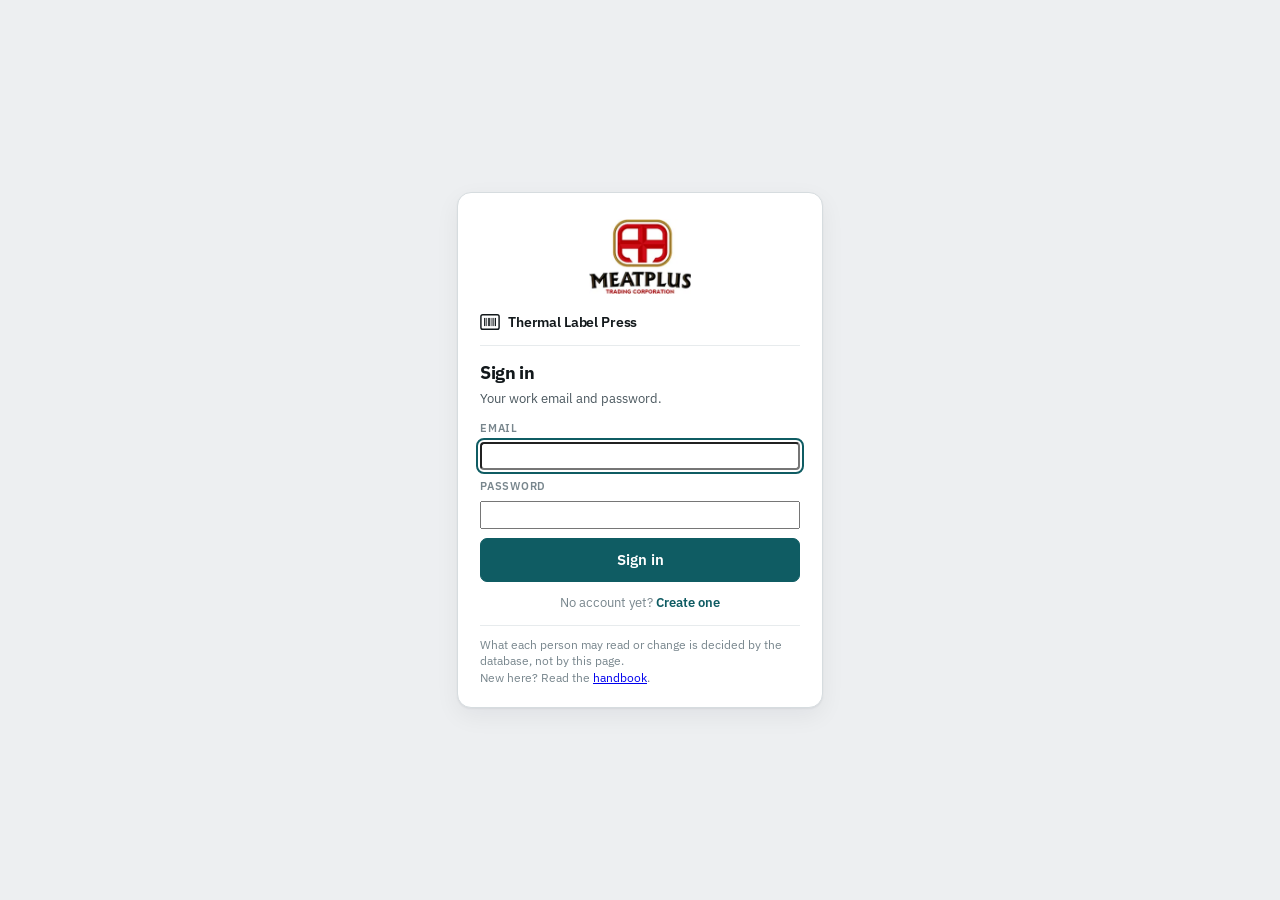
<file: index.html>
<!doctype html>
<html lang="en">
<head>
<meta charset="utf-8">
<meta name="viewport" content="width=device-width, initial-scale=1">
<title>Thermal Label Press</title>
<meta name="description" content="Customer-based barcode label generator — Code 128, GS1-128, EAN, UPC, ITF-14 and QR — for Zebra and Godex thermal printers.">
<meta name="theme-color" content="#0F5C63">
<link rel="preconnect" href="https://fonts.googleapis.com">
<link rel="preconnect" href="https://fonts.gstatic.com" crossorigin>
<link rel="stylesheet" href="https://fonts.googleapis.com/css2?family=Courier+Prime:wght@700&family=IBM+Plex+Mono:wght@400;500;600;700&family=IBM+Plex+Sans:wght@400;500;600;700&display=swap">
<link rel="stylesheet" href="styles.css">
<link rel="icon" href="data:image/svg+xml,%3Csvg xmlns='http://www.w3.org/2000/svg' viewBox='0 0 22 22'%3E%3Crect width='22' height='22' rx='4' fill='%230F5C63'/%3E%3Cg fill='white'%3E%3Crect x='4.5' y='5' width='1.6' height='12'/%3E%3Crect x='7.2' y='5' width='0.9' height='12'/%3E%3Crect x='9.2' y='5' width='2' height='12'/%3E%3Crect x='12.2' y='5' width='0.9' height='12'/%3E%3Crect x='14.2' y='5' width='1.3' height='12'/%3E%3Crect x='16.6' y='5' width='1.6' height='12'/%3E%3C/g%3E%3C/svg%3E">
</head>
<body class="locked">
<header class="bar">
  <div class="brand">
    <svg width="22" height="22" viewBox="0 0 22 22" aria-hidden="true">
      <rect x="1" y="3" width="20" height="16" rx="2" fill="none" stroke="currentColor" stroke-width="1.6"/>
      <g fill="currentColor">
        <rect x="4.5" y="6.5" width="1.4" height="9"/><rect x="7" y="6.5" width="0.8" height="9"/>
        <rect x="9" y="6.5" width="1.8" height="9"/><rect x="11.8" y="6.5" width="0.8" height="9"/>
        <rect x="13.8" y="6.5" width="1.2" height="9"/><rect x="16.2" y="6.5" width="1.4" height="9"/>
      </g>
    </svg>
    <span>Thermal Label Press</span>
    <span class="sub">Code 128 · GS1 · QR</span>
  </div>
  <nav class="tabs" role="tablist">
    <button role="tab" aria-selected="true" data-tab="print">Print</button>
    <button role="tab" aria-selected="false" data-tab="products">Products <span class="badge" id="pend-prod" hidden></span></button>
    <button role="tab" aria-selected="false" data-tab="customers">Customers <span class="badge" id="pend-cust" hidden></span></button>
    <button role="tab" aria-selected="false" data-tab="log">Print log</button>
    <button role="tab" aria-selected="false" data-tab="trail" data-admin="1">Activity</button>
    <button role="tab" aria-selected="false" data-tab="setup" data-admin="1">Label setup</button>
    <button role="tab" aria-selected="false" data-tab="users" data-admin="1">Users</button>
  </nav>
  <div class="who" id="who">
    <span class="whoName" id="who-name"></span>
    <span class="chip" id="who-role"></span>
    <a class="btn ghost tiny" href="handbook.html" target="_blank" rel="noopener"
       title="How to use this system — opens in a new tab">Handbook</a>
    <button class="btn ghost tiny" id="b-refresh" title="Reload from the database">Refresh</button>
    <button class="btn ghost tiny" id="b-pw" title="Change your own password">Password</button>
    <button class="btn ghost tiny" id="b-lock" title="Lock the station">Lock</button>
    <button class="btn ghost tiny" id="b-signout">Sign out</button>
  </div>
</header>

<!-- ============ SIGN IN ============ -->
<div id="gate" hidden>
  <div class="gateCard">
    <div class="gateLogo"><img src="meatplus.webp" alt="Meatplus Trading Corporation" width="220" height="162"></div>
    <div class="gateBrand">
      <svg width="26" height="26" viewBox="0 0 22 22" aria-hidden="true">
        <rect x="1" y="3" width="20" height="16" rx="2" fill="none" stroke="currentColor" stroke-width="1.6"/>
        <g fill="currentColor">
          <rect x="4.5" y="6.5" width="1.4" height="9"/><rect x="7" y="6.5" width="0.8" height="9"/>
          <rect x="9" y="6.5" width="1.8" height="9"/><rect x="11.8" y="6.5" width="0.8" height="9"/>
          <rect x="13.8" y="6.5" width="1.2" height="9"/><rect x="16.2" y="6.5" width="1.4" height="9"/>
        </g>
      </svg>
      <span>Thermal Label Press</span>
    </div>

    <form id="login-panel" hidden autocomplete="on">
      <h1>Sign in</h1>
      <p class="gateNote">Your work email and password.</p>
      <div class="field"><label for="li-email">Email</label><input type="email" id="li-email" autocomplete="username" required></div>
      <div class="field"><label for="li-pass">Password</label><input type="password" id="li-pass" autocomplete="current-password" required></div>
      <div class="gateMsg" id="li-msg"></div>
      <button class="btn primary wide" type="submit">Sign in</button>
      <p class="gateSwap">No account yet? <a href="#" data-gate="signup">Create one</a></p>
    </form>

    <form id="signup-panel" hidden autocomplete="on">
      <h1>Create your account</h1>
      <p class="gateNote">Your name goes on every label run you print.</p>
      <div class="field"><label for="su-name">Your name</label><input type="text" id="su-name" autocomplete="name" required></div>
      <div class="field"><label for="su-email">Work email</label><input type="email" id="su-email" autocomplete="username" required></div>
      <div class="field"><label for="su-pass">Password</label><input type="password" id="su-pass" autocomplete="new-password" required></div>
      <div class="field"><label for="su-pass2">Repeat it</label><input type="password" id="su-pass2" autocomplete="new-password" required></div>
      <div class="gateMsg" id="su-msg"></div>
      <button class="btn primary wide" type="submit">Create account</button>
      <p class="gateSwap">Already have one? <a href="#" data-gate="login">Sign in</a></p>
    </form>

    <div id="pending-panel" hidden>
      <h1>Waiting for approval</h1>
      <p class="gateNote">You are signed in as <b id="pending-who"></b>, but no role has been set yet.
        Ask an administrator to give you one on the Users tab.</p>
      <button class="btn wide" id="b-pending-out">Sign out</button>
    </div>

    <p class="gateFoot">What each person may read or change is decided by the database, not by this page.<br>
      New here? Read the <a href="handbook.html" target="_blank" rel="noopener">handbook</a>.</p>
  </div>
</div>

<!-- ============ CHANGE YOUR OWN PASSWORD ============
     Everyone has this, whatever their role: a password nobody but its owner can
     change is a password that gets written on the wall beside the printer. An
     administrator resetting someone else's is a separate thing, on the Users tab. -->
<div id="pwWrap" hidden>
  <form class="modalCard" id="pw-panel" autocomplete="on">
    <h1>Change your password</h1>
    <p class="gateNote">Signed in as <b id="pw-who"></b>. This changes your own password and nobody else's.</p>
    <div class="field"><label for="pw-old">Current password</label>
      <input type="password" id="pw-old" autocomplete="current-password" required></div>
    <div class="field"><label for="pw-new">New password</label>
      <input type="password" id="pw-new" autocomplete="new-password" required></div>
    <div class="field"><label for="pw-new2">Repeat it</label>
      <input type="password" id="pw-new2" autocomplete="new-password" required></div>
    <div class="gateMsg" id="pw-msg"></div>
    <div class="modalActs">
      <button class="btn primary" type="submit" id="b-pw-save">Change it</button>
      <button class="btn ghost" type="button" id="b-pw-cancel">Cancel</button>
    </div>
    <p class="gateFoot">Forgotten it instead? An administrator can set a new one for you on the
      Users tab — they cannot see the old one either.</p>
  </form>
</div>

<main class="wrap">

<!-- ============ PRINT ============ -->
<section class="panel on" id="p-print">
<div class="split">

  <div>
    <div class="card">
      <h2>Label content</h2>
      <div class="body">
        <div class="grid2">
          <div class="field span2">
            <label for="f-cust">Customer</label>
            <div class="custRow"><select id="f-cust"></select><span id="f-cust-mark"></span></div>
            <span class="hint">Every product belongs to a customer. Choosing one narrows the product list and is recorded in the print log — customer details never appear on the label.</span>
          </div>
          <div class="field span2">
            <label for="f-pick">Product</label>
            <select id="f-pick"></select>
            <span class="hint">Each entry shows the name, pack size and barcode number. Choosing one fills all three. Choose “Custom entry” to type a one-off label.</span>
          </div>
          <div class="field span2">
            <label for="f-name">Product name</label>
            <input type="text" id="f-name" placeholder="AllJoy Chicken Liver">
          </div>
          <div class="field">
            <label for="f-size">Pack size</label>
            <input type="text" id="f-size" placeholder="250g">
          </div>
          <div class="field">
            <label for="f-code">Barcode number</label>
            <input type="text" id="f-code" class="mono" placeholder="39012472" inputmode="numeric">
          </div>
          <!-- The code type is part of a customer's label stock, not of the run,
               so it is set once on the Label setup tab rather than offered here
               where it looks like a per-label choice. -->
          <div class="field" id="fld-batch">
            <label for="f-batch">Batch or lot <span class="opt">optional</span></label>
            <input type="text" id="f-batch" class="mono" placeholder="L2608A" maxlength="20">
            <span class="hint">Goes into the barcode as (10) alongside the dates, so a scan captures it. Not printed as text.</span>
          </div>
          <div class="field">
            <label for="f-pd">Production date</label>
            <input type="date" id="f-pd">
            <div class="row"><button class="btn tiny" data-pd="today">Today</button></div>
          </div>
          <div class="field">
            <label for="f-ed">Expiry date</label>
            <input type="date" id="f-ed">
            <div class="row">
              <button class="btn tiny" data-shelf="3">+3 mo</button>
              <button class="btn tiny" data-shelf="6">+6 mo</button>
              <button class="btn tiny" data-shelf="12">+1 yr</button>
              <button class="btn tiny" data-shelf="24">+2 yr</button>
            </div>
          </div>
          <div class="field">
            <label for="f-copies">Copies</label>
            <input type="number" id="f-copies" value="1" min="1" max="500" class="mono">
          </div>
          <div class="field">
            <span class="lbl">Catalog</span>
            <button class="btn" id="b-save">Save to products</button>
          </div>
        </div>
      </div>
    </div>

    <div class="card">
      <h2>Print queue <span class="count" id="q-count">0 labels</span></h2>
      <div id="q-list"><div class="empty">Nothing queued. Add labels here to print several products in one run.</div></div>
      <div class="body row" style="border-top:1px solid var(--line-2)">
        <button class="btn primary" id="b-printq">Print queue</button>
        <button class="btn" id="b-addq">Add current label</button>
        <button class="btn ghost danger" id="b-clearq">Clear</button>
      </div>
    </div>

    <div class="card">
      <h2>Printer command · ZPL</h2>
      <div class="body">
        <pre class="zpl" id="zpl"></pre>
        <div class="row" style="margin-top:12px">
          <button class="btn" id="b-copyzpl">Copy ZPL</button>
          <button class="btn" id="b-dlzpl">Download .zpl</button>
          <span class="hint">Send straight to a Zebra printer (or a Godex model running ZPL emulation) — no driver, no browser margins.
            The file is ready to send with Zebra Setup Utilities, <span class="mono">copy /b</span> to a shared printer, or port 9100.</span>
        </div>
      </div>
    </div>
  </div>

  <div class="previewWrap">
    <div class="card">
      <h2>Preview <span class="count" id="pv-scale"></span></h2>
      <div class="stage" id="stage"><div class="stageInner" id="stageInner"></div></div>
      <div class="specs" id="specs"></div>
      <div id="carries"></div>
      <div id="flags"></div>
      <div class="body row" style="padding-top:4px">
        <button class="btn primary" id="b-print">Print label</button>
        <button class="btn" id="b-zoom">Zoom</button>
      </div>
    </div>
  </div>

</div>
</section>

<!-- ============ PRODUCTS ============ -->
<section class="panel" id="p-products">
  <div class="card">
    <h2 id="prod-title">Add a product</h2>
    <div class="body">
      <div class="grid3">
        <div class="field"><label for="n-name">Product name</label><input type="text" id="n-name" placeholder="AllJoy Beef Tapa"></div>
        <div class="field"><label for="n-size">Pack size</label><input type="text" id="n-size" placeholder="500g"></div>
        <div class="field"><label for="n-code">Barcode number</label><input type="text" id="n-code" class="mono" placeholder="39012473"></div>
        <div class="field" style="grid-column:span 2"><label for="n-cust">Customer</label><select id="n-cust"></select></div>
      </div>
      <div class="row" style="margin-top:14px">
        <button class="btn primary" id="b-add">Add product</button>
        <button class="btn ghost" id="b-pcancel" style="display:none">Cancel</button>
        <span class="hint" id="add-msg"></span>
        <span class="hint" data-op="1">New products are sent to an administrator for approval before they can be printed.</span>
      </div>
    </div>
  </div>

  <div class="card">
    <h2>Saved products <span class="count" id="cat-count"></span></h2>
    <div id="cat-warn"></div>
    <div class="tblWrap">
      <table>
        <thead><tr><th>Product</th><th>Size</th><th>Barcode</th><th>Customer</th><th></th></tr></thead>
        <tbody id="cat-body"></tbody>
      </table>
    </div>
    <div class="body row" style="border-top:1px solid var(--line-2)">
      <button class="btn" id="b-export">Export CSV</button>
      <button class="btn" id="b-import" data-admin="1">Import CSV</button>
      <input type="file" id="f-file" accept=".csv,text/csv" style="display:none">
      <span class="hint">Columns: name, size, code, customer. Import adds new codes and updates matching ones; either “customer” or “company” works as the column name. This is how you bring across the CSVs exported from the offline label station.</span>
    </div>
  </div>
</section>

<!-- ============ CUSTOMERS ============ -->
<section class="panel" id="p-customers">
  <div class="card">
    <h2 id="cus-title">Add a customer</h2>
    <div class="body">
      <div class="grid3">
        <div class="field"><label for="c-name">Customer name</label><input type="text" id="c-name" placeholder="AllJoy Foods"></div>
        <div class="field"><label for="c-code">Customer code</label><input type="text" id="c-code" class="mono" placeholder="ALLJOY"></div>
        <div class="field"><label for="c-contact">Contact person</label><input type="text" id="c-contact" placeholder="Ms. Rivera · 0917 000 0000"></div>
        <div class="field" style="grid-column:span 2"><label for="c-addr">Address</label><input type="text" id="c-addr" placeholder="Quezon City"></div>
        <div class="field"><label for="c-notes">Notes</label><input type="text" id="c-notes" placeholder="Deliveries Tue &amp; Fri"></div>
        <div class="field"><label>Logo</label>
          <div class="logoPick">
            <span class="logoBox" id="c-logo-box"><span class="logoNone">none</span></span>
            <button class="btn tiny" id="b-clogo" type="button">Choose…</button>
            <button class="btn tiny ghost danger" id="b-clogo-x" type="button" style="display:none">Remove</button>
            <input type="file" id="c-logo-file" accept="image/*" style="display:none">
          </div>
        </div>
        <div class="field"><label for="c-w">Label width (mm)</label><input type="number" id="c-w" class="mono" step="0.5" min="20" placeholder="house default"></div>
        <div class="field"><label for="c-h">Label height (mm)</label><input type="number" id="c-h" class="mono" step="0.5" min="15" placeholder="house default"></div>
        <div class="field" style="display:flex;justify-content:flex-end">
          <span class="hint">Leave the size blank to follow the house default. Setting it gives this customer its own stock, sized to fit automatically — fine-tune it any time on the Label setup tab.</span>
        </div>
      </div>
      <div class="row" style="margin-top:14px">
        <button class="btn primary" id="b-cadd">Add customer</button>
        <button class="btn ghost" id="b-ccancel" style="display:none">Cancel</button>
        <span class="hint" id="cus-msg"></span>
        <span class="hint" data-op="1">New customers are sent to an administrator for approval before they can be used.</span>
      </div>
    </div>
  </div>

  <div class="card">
    <h2>Customers <span class="count" id="cus-count"></span></h2>
    <div class="tblWrap">
      <table>
        <thead><tr><th>Customer</th><th>Code</th><th>Label stock</th><th>Contact</th><th>Address</th><th>Notes</th><th>Products</th><th></th></tr></thead>
        <tbody id="cus-body"></tbody>
      </table>
    </div>
    <div class="body row" style="border-top:1px solid var(--line-2)">
      <button class="btn" id="b-cexport">Export CSV</button>
      <button class="btn" id="b-cimport" data-admin="1">Import CSV</button>
      <input type="file" id="c-file" accept=".csv,text/csv" style="display:none">
      <span class="hint">Columns: name, code, contact, address, notes. Logos are not part of the CSV — set those here.</span>
    </div>
  </div>
</section>

<!-- ============ USERS ============ -->
<section class="panel" id="p-users">
  <div class="card">
    <h2 id="usr-title">Add a user</h2>
    <div class="body">
      <div class="grid3">
        <div class="field"><label for="u-name">Name</label><input type="text" id="u-name" autocomplete="off" placeholder="Rosa dela Cruz"></div>
        <div class="field"><label for="u-user">Username</label><input type="text" id="u-user" autocomplete="off" placeholder="rosa.delacruz@meatplus.ph"></div>
        <div class="field"><label for="u-role">Role</label>
          <select id="u-role">
            <option value="operator">Operator — print and view the log</option>
            <option value="admin">Administrator — everything</option>
          </select>
        </div>
        <div class="field"><label for="u-pin">PIN or password</label><input type="password" id="u-pin" autocomplete="new-password"></div>
        <div class="field"><label for="u-pin2">Repeat it</label><input type="password" id="u-pin2" autocomplete="new-password"></div>
      </div>
      <div class="row" style="margin-top:14px">
        <button class="btn primary" id="b-uadd">Add user</button>
        <button class="btn ghost" id="b-ucancel" style="display:none">Cancel</button>
        <span class="hint" id="usr-msg"></span>
      </div>
    </div>
  </div>

  <div class="card">
    <h2>Users <span class="count" id="usr-count"></span></h2>
    <div class="tblWrap">
      <table>
        <thead><tr><th>Name</th><th>Username</th><th>Role</th><th>Last signed in</th><th></th></tr></thead>
        <tbody id="usr-body"></tbody>
      </table>
    </div>
    <div class="body" style="border-top:1px solid var(--line-2)">
      <div class="flag ok"><span class="ic">▣</span><span>Accounts are real logins in your Supabase project and what each
        role may read or change is enforced by the database, not by this page — so the rules hold however the page is
        opened. Passwords are set through a server-side function that checks you are an administrator first; the key
        that can create a login is never sent to this browser.</span></div>
      <div class="flag warn" style="margin-top:10px"><span class="ic">△</span><span>This project's logins are shared with
        the other Meatplus apps. <b>Delete</b> here removes access to the label app only — it does not delete the
        person's login, so they keep working in those. If the username already has a login, adding it here gives that
        person label access instead of making a second account; leave the password blank to keep theirs as it is.</span></div>
      <div class="row" style="margin-top:14px">
        <button class="btn" id="b-uexport">Export users CSV</button>
        <span class="hint">Names, usernames and roles only — passwords are never exported.</span>
      </div>
    </div>
  </div>
</section>

<!-- ============ PRINT LOG ============ -->
<!-- ============ ACTIVITY ============ -->
<section class="panel" id="p-trail">
  <div class="card">
    <h2>Activity <span class="count" id="trail-count"></span></h2>
    <div class="body row" style="border-bottom:1px solid var(--line-2)">
      <input type="text" id="trail-q" placeholder="Search a name, an item, an action&hellip;" style="max-width:280px">
      <select id="trail-kind" style="max-width:190px">
        <option value="">Everything</option>
        <option value="session">Sign-ins</option>
        <option value="product">Products</option>
        <option value="customer">Customers</option>
        <option value="stock">Label setup</option>
        <option value="account">Accounts</option>
        <option value="print log">The print log</option>
      </select>
      <button class="btn ghost tiny" id="b-trefresh">Refresh</button>
    </div>
    <div class="tblWrap">
      <table>
        <thead><tr><th>When</th><th>Who</th><th>Did what</th><th>To what</th><th>Detail</th></tr></thead>
        <tbody id="trail-body"></tbody>
      </table>
    </div>
    <div class="body row" style="border-top:1px solid var(--line-2)">
      <button class="btn" id="b-texport">Export CSV</button>
      <span class="hint">Administrators only. The database refuses to change or delete a row of this
        once it is written &mdash; including for administrators &mdash; so it can be relied on. Printing is not
        listed here; every run is on the Print log tab. The most recent 500 entries are shown.</span>
    </div>
  </div>
</section>

<section class="panel" id="p-log">
  <div class="card">
    <h2>Print log <span class="count" id="log-count"></span></h2>
    <div class="tblWrap">
      <table>
        <thead><tr><th>When</th><th>By</th><th>Customer</th><th>Product</th><th>Size</th><th>Barcode</th><th>Dates</th><th>Labels</th></tr></thead>
        <tbody id="log-body"></tbody>
      </table>
    </div>
    <div class="body row" style="border-top:1px solid var(--line-2)">
      <button class="btn" id="b-lexport">Export CSV</button>
      <button class="btn ghost danger" id="b-lclear" data-admin="1">Clear log</button>
      <span class="hint">Every print run is recorded here — the last 2,000 runs are kept.</span>
    </div>
  </div>
</section>

<!-- ============ SETUP ============ -->
<section class="panel" id="p-setup">
  <div class="split">
    <div>
      <div class="card">
        <h2>Label stock</h2>
        <div id="scope" style="padding:14px 18px 0"></div>
        <div class="body">
          <div class="grid3">
            <div class="field" style="grid-column:span 3">
              <label for="s-scope">Whose labels are you setting up?</label>
              <select id="s-scope"></select>
              <span class="hint">Everything on this tab belongs to the company chosen here. This is the same choice as the customer on the Print tab.</span>
            </div>
            <div class="field span2" style="grid-column:span 3">
              <label for="s-preset">Size preset</label>
              <select id="s-preset">
                <option value="50x30">50 × 30 mm  (2.0 × 1.2 in)</option>
                <option value="50x25">50 × 25 mm  (2.0 × 1.0 in)</option>
                <option value="57x32">57 × 32 mm</option>
                <option value="60x40">60 × 40 mm</option>
                <option value="43x33">43 × 33 mm</option>
                <option value="40x30">40 × 30 mm</option>
                <option value="76x51">76 × 51 mm  (3.0 × 2.0 in)</option>
                <option value="100x50">100 × 50 mm (4.0 × 2.0 in)</option>
                <option value="custom">Custom…</option>
              </select>
            </div>
            <div class="field"><label for="s-w">Width (mm)</label><input type="number" id="s-w" class="mono" step="0.5" min="20"></div>
            <div class="field"><label for="s-h">Height (mm)</label><input type="number" id="s-h" class="mono" step="0.5" min="15"></div>
            <div class="field"><label for="s-pad">Margin (mm)</label><input type="number" id="s-pad" class="mono" step="0.5" min="0"></div>
            <div class="field"><label for="s-dpi">Printer resolution</label>
              <select id="s-dpi"><option value="203">203 dpi (8 dots/mm)</option><option value="300">300 dpi (12 dots/mm)</option><option value="600">600 dpi (24 dots/mm)</option></select>
            </div>
            <div class="field"><label for="s-dark">Darkness (ZPL)</label><input type="number" id="s-dark" class="mono" min="0" max="30" step="1"></div>
            <div class="field"><label for="s-speed">Print speed (ips)</label><input type="number" id="s-speed" class="mono" min="2" max="12" step="1"></div>
            <div class="field" id="fld-cols" style="grid-column:span 2">
              <label for="s-cols">Labels across the roll</label>
              <select id="s-cols">
                <option value="1">1 — one label per row</option>
                <option value="2">2 — two side by side</option>
                <option value="3">3 — three side by side</option>
                <option value="4">4 — four side by side</option>
              </select>
              <span class="hint">Count the labels sitting side by side across the width of the roll, not the labels down its length. The width above is one label, not the whole roll.</span>
            </div>
            <div class="field" id="fld-colgap"><label for="s-colgap">Gap between them (mm)</label><input type="number" id="s-colgap" class="mono" step="0.5" min="0"></div>
          </div>
        </div>
      </div>

      <div class="card">
        <h2>Code measurement</h2>
        <div class="body">
          <div class="grid3">
            <div class="field" style="grid-column:span 3">
              <label for="s-sym">Code type</label>
              <select id="s-sym"></select>
            </div>
            <div class="field" id="fld-barmode" style="grid-column:span 3">
              <label for="s-barmode">Sizing method</label>
              <select id="s-barmode">
                <option value="width">Set the barcode size — bars adjust to fit</option>
                <option value="module">Set the module width — barcode grows with longer numbers</option>
              </select>
            </div>
            <div class="field" id="fld-barw"><label for="s-barw">Barcode width (mm)</label><input type="number" id="s-barw" class="mono" step="0.5" min="10"></div>
            <div class="field" id="fld-bar"><label for="s-bar">Barcode height (mm)</label><input type="number" id="s-bar" class="mono" step="0.5" min="3"></div>
            <div class="field" id="fld-mod"><label for="s-mod">Module width (mm)</label><input type="number" id="s-mod" class="mono" step="0.01" min="0.15"></div>
            <div class="field" id="fld-qrmm"><label for="s-qrmm">QR size (mm)</label><input type="number" id="s-qrmm" class="mono" step="0.5" min="4"></div>
            <div class="field" id="fld-qrec">
              <label for="s-qrec">QR error correction</label>
              <select id="s-qrec">
                <option value="L">L — smallest code, least tolerant</option>
                <option value="M">M — the usual choice</option>
                <option value="Q">Q — tolerates a smudged label</option>
                <option value="H">H — most tolerant, largest code</option>
              </select>
            </div>
            <div class="field" id="fld-dlbase" style="grid-column:span 3">
              <label for="s-dlbase">Digital Link address</label>
              <input type="text" id="s-dlbase" class="mono" placeholder="https://id.gs1.org">
              <span class="hint">Where the QR points. GS1's own resolver works out of the box; change it to your own domain when you have a page to send people to.</span>
            </div>
            <div class="field" id="fld-suffix" style="grid-column:span 3">
              <label for="s-suffix">What the scanner types after the number</label>
              <select id="s-suffix">
                <option value="lf">Enter — line feed (matches the sample label)</option>
                <option value="cr">Enter — carriage return</option>
                <option value="crlf">Enter — carriage return + line feed</option>
                <option value="tab">Tab</option>
                <option value="">Nothing — just the number</option>
              </select>
            </div>
          </div>
          <div class="row" style="margin-top:14px">
            <span class="hint" id="bar-readout"></span>
          </div>
        </div>
      </div>

      <div class="card">
        <h2>Typography</h2>
        <div class="body">
          <div class="grid3">
            <div class="field"><label for="s-title">Name size (mm)</label><input type="number" id="s-title" class="mono" step="0.1" min="1"></div>
            <div class="field"><label for="s-date">Date size (mm)</label><input type="number" id="s-date" class="mono" step="0.1" min="1"></div>
            <div class="field"><label for="s-num">Number size (mm)</label><input type="number" id="s-num" class="mono" step="0.1" min="1"></div>
            <div class="field"><label for="s-fmt">Date format</label>
              <select id="s-fmt">
                <option value="mdy">Aug 20,2026</option>
                <option value="dmy">20 Aug 2026</option>
                <option value="iso">2026-08-20</option>
                <option value="slash">08/20/2026</option>
              </select>
            </div>
            <div class="field"><label for="s-pdl">“Produced” label</label><input type="text" id="s-pdl"></div>
            <div class="field"><label for="s-edl">“Expires” label</label><input type="text" id="s-edl"></div>
            <div class="field"><label for="s-shownum">Number under bars</label>
              <select id="s-shownum"><option value="1">Show</option><option value="0">Hide</option></select>
            </div>
          </div>
          <div class="row" style="margin-top:16px">
            <button class="btn" id="b-fit">Auto-fit to stock</button>
            <button class="btn ghost" id="b-reset">Reset to defaults</button>
            <span class="hint">Auto-fit sizes the text and bars to fill the current label.</span>
          </div>
        </div>
      </div>
    </div>

    <div class="previewWrap">
      <div class="card">
        <h2>Live preview</h2>
        <div class="stage" id="stage2"><div class="stageInner" id="stageInner2"></div></div>
        <div class="specs" id="specs2"></div>
        <div id="carries2"></div>
        <div id="flags2" style="padding-top:12px"></div>
      </div>
      <div class="card">
        <h2>Printing notes</h2>
        <div class="body" style="font-size:14px;color:var(--ink-2);display:flex;flex-direction:column;gap:10px">
          <p style="margin:0"><b style="color:var(--ink)">Browser printing.</b> In the print dialog choose your Zebra or Godex driver, set paper to the same size as above, scale to 100% (not “fit to page”), and turn margins off. The page size is already embedded in the label.</p>
          <p style="margin:0"><b style="color:var(--ink)">Direct ZPL.</b> Copying the ZPL and sending it to the printer’s port skips the driver entirely and gives the sharpest bars, because the printer renders them at exact dot boundaries. The layout matches, but the text comes out in the printer’s own built-in font — print through the driver when you want the typewriter face of the sample label.</p>
          <p style="margin:0"><b style="color:var(--ink)">Scan quality.</b> Keep the module width at or above 0.25 mm and the barcode at least 8 mm tall. The module width is the width of the thinnest bar: widen the barcode to raise it, and remember that a longer barcode number divides the same width into more bars. Anything thinner than one printer dot cannot print cleanly and will fail to scan.</p>
        </div>
      </div>
    </div>
  </div>
</section>

</main>

<div id="sheet"></div>
<div class="toast" id="toast"></div>

<script src="config.js"></script>
<script src="supabase-lite.js"></script>
<script src="js/qr.js"></script>
<script src="js/linear.js"></script>
<script src="js/core.js"></script>
<script src="js/label.js"></script>
<script src="js/lists.js"></script>
<script src="js/setup.js"></script>
<script src="js/wiring.js"></script>
</body>
</html>
</file>
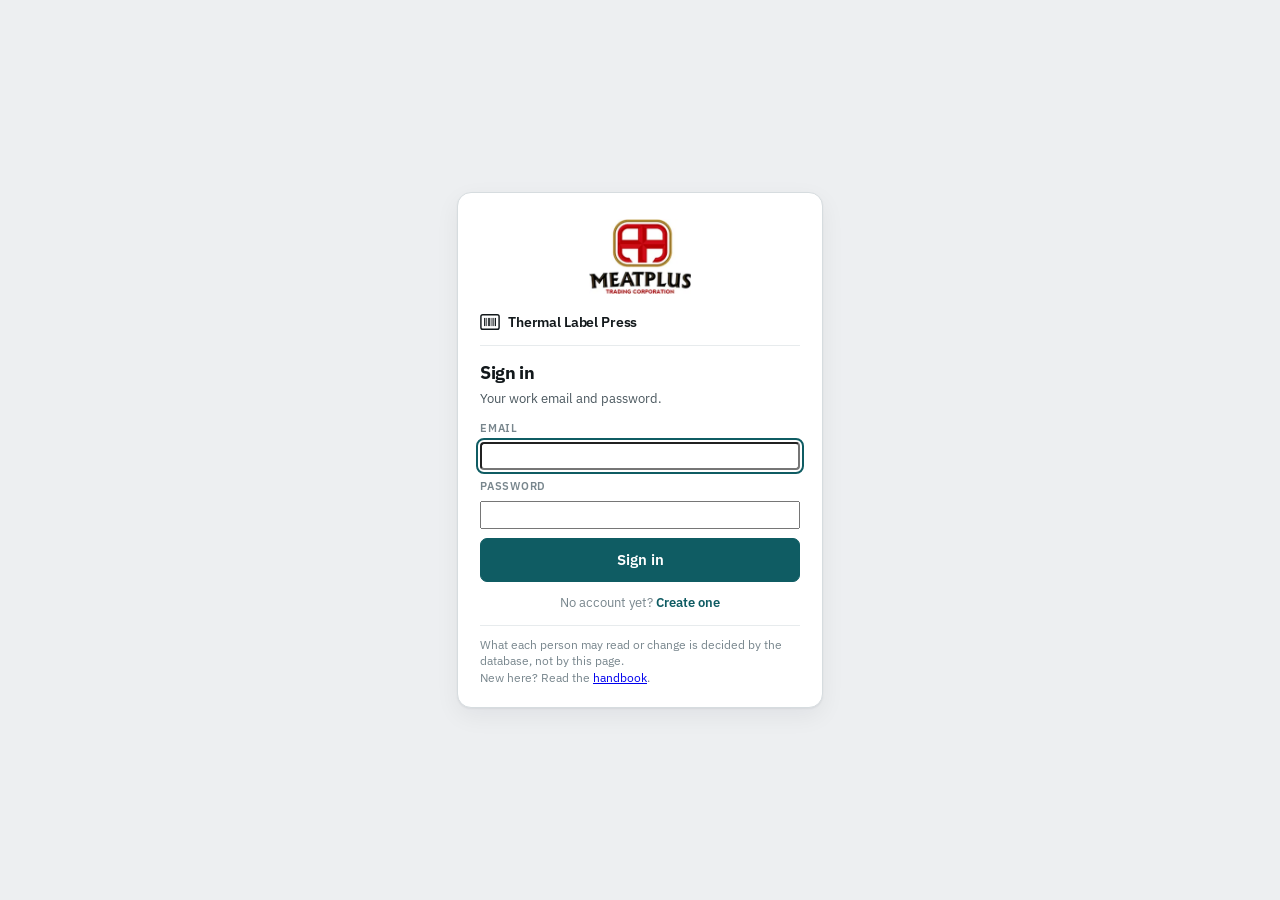
<file: test/index.html>
<!doctype html>
<html lang="en">
<head>
<meta charset="utf-8">
<meta name="viewport" content="width=device-width, initial-scale=1">
<title>Thermal Label Press</title>
<meta name="description" content="Customer-based barcode label generator — Code 128, GS1-128, EAN, UPC, ITF-14 and QR — for Zebra and Godex thermal printers.">
<meta name="theme-color" content="#0F5C63">
<link rel="preconnect" href="https://fonts.googleapis.com">
<link rel="preconnect" href="https://fonts.gstatic.com" crossorigin>
<link rel="stylesheet" href="https://fonts.googleapis.com/css2?family=Courier+Prime:wght@700&family=IBM+Plex+Mono:wght@400;500;600;700&family=IBM+Plex+Sans:wght@400;500;600;700&display=swap">
<link rel="stylesheet" href="../styles.css">
<link rel="icon" href="data:image/svg+xml,%3Csvg xmlns='http://www.w3.org/2000/svg' viewBox='0 0 22 22'%3E%3Crect width='22' height='22' rx='4' fill='%230F5C63'/%3E%3Cg fill='white'%3E%3Crect x='4.5' y='5' width='1.6' height='12'/%3E%3Crect x='7.2' y='5' width='0.9' height='12'/%3E%3Crect x='9.2' y='5' width='2' height='12'/%3E%3Crect x='12.2' y='5' width='0.9' height='12'/%3E%3Crect x='14.2' y='5' width='1.3' height='12'/%3E%3Crect x='16.6' y='5' width='1.6' height='12'/%3E%3C/g%3E%3C/svg%3E">
</head>
<body class="locked">
<header class="bar">
  <div class="brand">
    <svg width="22" height="22" viewBox="0 0 22 22" aria-hidden="true">
      <rect x="1" y="3" width="20" height="16" rx="2" fill="none" stroke="currentColor" stroke-width="1.6"/>
      <g fill="currentColor">
        <rect x="4.5" y="6.5" width="1.4" height="9"/><rect x="7" y="6.5" width="0.8" height="9"/>
        <rect x="9" y="6.5" width="1.8" height="9"/><rect x="11.8" y="6.5" width="0.8" height="9"/>
        <rect x="13.8" y="6.5" width="1.2" height="9"/><rect x="16.2" y="6.5" width="1.4" height="9"/>
      </g>
    </svg>
    <span>Thermal Label Press</span>
    <span class="sub">Code 128 · GS1 · QR</span>
  </div>
  <nav class="tabs" role="tablist">
    <button role="tab" aria-selected="true" data-tab="print">Print</button>
    <button role="tab" aria-selected="false" data-tab="products">Products <span class="badge" id="pend-prod" hidden></span></button>
    <button role="tab" aria-selected="false" data-tab="customers">Customers <span class="badge" id="pend-cust" hidden></span></button>
    <button role="tab" aria-selected="false" data-tab="log">Print log</button>
    <button role="tab" aria-selected="false" data-tab="trail" data-admin="1">Activity</button>
    <button role="tab" aria-selected="false" data-tab="setup" data-admin="1">Label setup</button>
    <button role="tab" aria-selected="false" data-tab="users" data-admin="1">Users</button>
  </nav>
  <div class="who" id="who">
    <span class="whoName" id="who-name"></span>
    <span class="chip" id="who-role"></span>
    <a class="btn ghost tiny" href="../handbook.html" target="_blank" rel="noopener"
       title="How to use this system — opens in a new tab">Handbook</a>
    <button class="btn ghost tiny" id="b-refresh" title="Reload from the database">Refresh</button>
    <button class="btn ghost tiny" id="b-pw" title="Change your own password">Password</button>
    <button class="btn ghost tiny" id="b-lock" title="Lock the station">Lock</button>
    <button class="btn ghost tiny" id="b-signout">Sign out</button>
  </div>
</header>

<!-- ============ SIGN IN ============ -->
<div id="gate" hidden>
  <div class="gateCard">
    <div class="gateLogo"><img src="../meatplus.webp" alt="Meatplus Trading Corporation" width="220" height="162"></div>
    <div class="gateBrand">
      <svg width="26" height="26" viewBox="0 0 22 22" aria-hidden="true">
        <rect x="1" y="3" width="20" height="16" rx="2" fill="none" stroke="currentColor" stroke-width="1.6"/>
        <g fill="currentColor">
          <rect x="4.5" y="6.5" width="1.4" height="9"/><rect x="7" y="6.5" width="0.8" height="9"/>
          <rect x="9" y="6.5" width="1.8" height="9"/><rect x="11.8" y="6.5" width="0.8" height="9"/>
          <rect x="13.8" y="6.5" width="1.2" height="9"/><rect x="16.2" y="6.5" width="1.4" height="9"/>
        </g>
      </svg>
      <span>Thermal Label Press</span>
    </div>

    <form id="login-panel" hidden autocomplete="on">
      <h1>Sign in</h1>
      <p class="gateNote">Your work email and password.</p>
      <div class="field"><label for="li-email">Email</label><input type="email" id="li-email" autocomplete="username" required></div>
      <div class="field"><label for="li-pass">Password</label><input type="password" id="li-pass" autocomplete="current-password" required></div>
      <div class="gateMsg" id="li-msg"></div>
      <button class="btn primary wide" type="submit">Sign in</button>
      <p class="gateSwap">No account yet? <a href="#" data-gate="signup">Create one</a></p>
    </form>

    <form id="signup-panel" hidden autocomplete="on">
      <h1>Create your account</h1>
      <p class="gateNote">Your name goes on every label run you print.</p>
      <div class="field"><label for="su-name">Your name</label><input type="text" id="su-name" autocomplete="name" required></div>
      <div class="field"><label for="su-email">Work email</label><input type="email" id="su-email" autocomplete="username" required></div>
      <div class="field"><label for="su-pass">Password</label><input type="password" id="su-pass" autocomplete="new-password" required></div>
      <div class="field"><label for="su-pass2">Repeat it</label><input type="password" id="su-pass2" autocomplete="new-password" required></div>
      <div class="gateMsg" id="su-msg"></div>
      <button class="btn primary wide" type="submit">Create account</button>
      <p class="gateSwap">Already have one? <a href="#" data-gate="login">Sign in</a></p>
    </form>

    <div id="pending-panel" hidden>
      <h1>Waiting for approval</h1>
      <p class="gateNote">You are signed in as <b id="pending-who"></b>, but no role has been set yet.
        Ask an administrator to give you one on the Users tab.</p>
      <button class="btn wide" id="b-pending-out">Sign out</button>
    </div>

    <p class="gateFoot">What each person may read or change is decided by the database, not by this page.<br>
      New here? Read the <a href="../handbook.html" target="_blank" rel="noopener">handbook</a>.</p>
  </div>
</div>

<!-- ============ CHANGE YOUR OWN PASSWORD ============
     Everyone has this, whatever their role: a password nobody but its owner can
     change is a password that gets written on the wall beside the printer. An
     administrator resetting someone else's is a separate thing, on the Users tab. -->
<div id="pwWrap" hidden>
  <form class="modalCard" id="pw-panel" autocomplete="on">
    <h1>Change your password</h1>
    <p class="gateNote">Signed in as <b id="pw-who"></b>. This changes your own password and nobody else's.</p>
    <div class="field"><label for="pw-old">Current password</label>
      <input type="password" id="pw-old" autocomplete="current-password" required></div>
    <div class="field"><label for="pw-new">New password</label>
      <input type="password" id="pw-new" autocomplete="new-password" required></div>
    <div class="field"><label for="pw-new2">Repeat it</label>
      <input type="password" id="pw-new2" autocomplete="new-password" required></div>
    <div class="gateMsg" id="pw-msg"></div>
    <div class="modalActs">
      <button class="btn primary" type="submit" id="b-pw-save">Change it</button>
      <button class="btn ghost" type="button" id="b-pw-cancel">Cancel</button>
    </div>
    <p class="gateFoot">Forgotten it instead? An administrator can set a new one for you on the
      Users tab — they cannot see the old one either.</p>
  </form>
</div>

<main class="wrap">

<!-- ============ PRINT ============ -->
<section class="panel on" id="p-print">
<div class="split">

  <div>
    <div class="card">
      <h2>Label content</h2>
      <div class="body">
        <div class="grid2">
          <div class="field span2">
            <label for="f-cust">Customer</label>
            <div class="custRow"><select id="f-cust"></select><span id="f-cust-mark"></span></div>
            <span class="hint">Every product belongs to a customer. Choosing one narrows the product list and is recorded in the print log — customer details never appear on the label.</span>
          </div>
          <div class="field span2">
            <label for="f-pick">Product</label>
            <select id="f-pick"></select>
            <span class="hint">Each entry shows the name, pack size and barcode number. Choosing one fills all three. Choose “Custom entry” to type a one-off label.</span>
          </div>
          <div class="field span2">
            <label for="f-name">Product name</label>
            <input type="text" id="f-name" placeholder="AllJoy Chicken Liver">
          </div>
          <div class="field">
            <label for="f-size">Pack size</label>
            <input type="text" id="f-size" placeholder="250g">
          </div>
          <div class="field">
            <label for="f-code">Barcode number</label>
            <input type="text" id="f-code" class="mono" placeholder="39012472" inputmode="numeric">
          </div>
          <!-- The code type is part of a customer's label stock, not of the run,
               so it is set once on the Label setup tab rather than offered here
               where it looks like a per-label choice. -->
          <div class="field" id="fld-batch">
            <label for="f-batch">Batch or lot <span class="opt">optional</span></label>
            <input type="text" id="f-batch" class="mono" placeholder="L2608A" maxlength="20">
            <span class="hint">Goes into the barcode as (10) alongside the dates, so a scan captures it. Not printed as text.</span>
          </div>
          <div class="field">
            <label for="f-pd">Production date</label>
            <input type="date" id="f-pd">
            <div class="row"><button class="btn tiny" data-pd="today">Today</button></div>
          </div>
          <div class="field">
            <label for="f-ed">Expiry date</label>
            <input type="date" id="f-ed">
            <div class="row">
              <button class="btn tiny" data-shelf="3">+3 mo</button>
              <button class="btn tiny" data-shelf="6">+6 mo</button>
              <button class="btn tiny" data-shelf="12">+1 yr</button>
              <button class="btn tiny" data-shelf="24">+2 yr</button>
            </div>
          </div>
          <div class="field">
            <label for="f-copies">Copies</label>
            <input type="number" id="f-copies" value="1" min="1" max="500" class="mono">
          </div>
          <div class="field">
            <span class="lbl">Catalog</span>
            <button class="btn" id="b-save">Save to products</button>
          </div>
        </div>
      </div>
    </div>

    <div class="card">
      <h2>Print queue <span class="count" id="q-count">0 labels</span></h2>
      <div id="q-list"><div class="empty">Nothing queued. Add labels here to print several products in one run.</div></div>
      <div class="body row" style="border-top:1px solid var(--line-2)">
        <button class="btn primary" id="b-printq">Print queue</button>
        <button class="btn" id="b-addq">Add current label</button>
        <button class="btn ghost danger" id="b-clearq">Clear</button>
      </div>
    </div>

    <div class="card">
      <h2>Printer command · ZPL</h2>
      <div class="body">
        <pre class="zpl" id="zpl"></pre>
        <div class="row" style="margin-top:12px">
          <button class="btn" id="b-copyzpl">Copy ZPL</button>
          <button class="btn" id="b-dlzpl">Download .zpl</button>
          <span class="hint">Send straight to a Zebra printer (or a Godex model running ZPL emulation) — no driver, no browser margins.
            The file is ready to send with Zebra Setup Utilities, <span class="mono">copy /b</span> to a shared printer, or port 9100.</span>
        </div>
      </div>
    </div>
  </div>

  <div class="previewWrap">
    <div class="card">
      <h2>Preview <span class="count" id="pv-scale"></span></h2>
      <div class="stage" id="stage"><div class="stageInner" id="stageInner"></div></div>
      <div class="specs" id="specs"></div>
      <div id="carries"></div>
      <div id="flags"></div>
      <div class="body row" style="padding-top:4px">
        <button class="btn primary" id="b-print">Print label</button>
        <button class="btn" id="b-zoom">Zoom</button>
      </div>
    </div>
  </div>

</div>
</section>

<!-- ============ PRODUCTS ============ -->
<section class="panel" id="p-products">
  <div class="card">
    <h2 id="prod-title">Add a product</h2>
    <div class="body">
      <div class="grid3">
        <div class="field"><label for="n-name">Product name</label><input type="text" id="n-name" placeholder="AllJoy Beef Tapa"></div>
        <div class="field"><label for="n-size">Pack size</label><input type="text" id="n-size" placeholder="500g"></div>
        <div class="field"><label for="n-code">Barcode number</label><input type="text" id="n-code" class="mono" placeholder="39012473"></div>
        <div class="field" style="grid-column:span 2"><label for="n-cust">Customer</label><select id="n-cust"></select></div>
      </div>
      <div class="row" style="margin-top:14px">
        <button class="btn primary" id="b-add">Add product</button>
        <button class="btn ghost" id="b-pcancel" style="display:none">Cancel</button>
        <span class="hint" id="add-msg"></span>
        <span class="hint" data-op="1">New products are sent to an administrator for approval before they can be printed.</span>
      </div>
    </div>
  </div>

  <div class="card">
    <h2>Saved products <span class="count" id="cat-count"></span></h2>
    <div id="cat-warn"></div>
    <div class="tblWrap">
      <table>
        <thead><tr><th>Product</th><th>Size</th><th>Barcode</th><th>Customer</th><th></th></tr></thead>
        <tbody id="cat-body"></tbody>
      </table>
    </div>
    <div class="body row" style="border-top:1px solid var(--line-2)">
      <button class="btn" id="b-export">Export CSV</button>
      <button class="btn" id="b-import" data-admin="1">Import CSV</button>
      <input type="file" id="f-file" accept=".csv,text/csv" style="display:none">
      <span class="hint">Columns: name, size, code, customer. Import adds new codes and updates matching ones; either “customer” or “company” works as the column name. This is how you bring across the CSVs exported from the offline label station.</span>
    </div>
  </div>
</section>

<!-- ============ CUSTOMERS ============ -->
<section class="panel" id="p-customers">
  <div class="card">
    <h2 id="cus-title">Add a customer</h2>
    <div class="body">
      <div class="grid3">
        <div class="field"><label for="c-name">Customer name</label><input type="text" id="c-name" placeholder="AllJoy Foods"></div>
        <div class="field"><label for="c-code">Customer code</label><input type="text" id="c-code" class="mono" placeholder="ALLJOY"></div>
        <div class="field"><label for="c-contact">Contact person</label><input type="text" id="c-contact" placeholder="Ms. Rivera · 0917 000 0000"></div>
        <div class="field" style="grid-column:span 2"><label for="c-addr">Address</label><input type="text" id="c-addr" placeholder="Quezon City"></div>
        <div class="field"><label for="c-notes">Notes</label><input type="text" id="c-notes" placeholder="Deliveries Tue &amp; Fri"></div>
        <div class="field"><label>Logo</label>
          <div class="logoPick">
            <span class="logoBox" id="c-logo-box"><span class="logoNone">none</span></span>
            <button class="btn tiny" id="b-clogo" type="button">Choose…</button>
            <button class="btn tiny ghost danger" id="b-clogo-x" type="button" style="display:none">Remove</button>
            <input type="file" id="c-logo-file" accept="image/*" style="display:none">
          </div>
        </div>
        <div class="field"><label for="c-w">Label width (mm)</label><input type="number" id="c-w" class="mono" step="0.5" min="20" placeholder="house default"></div>
        <div class="field"><label for="c-h">Label height (mm)</label><input type="number" id="c-h" class="mono" step="0.5" min="15" placeholder="house default"></div>
        <div class="field" style="display:flex;justify-content:flex-end">
          <span class="hint">Leave the size blank to follow the house default. Setting it gives this customer its own stock, sized to fit automatically — fine-tune it any time on the Label setup tab.</span>
        </div>
      </div>
      <div class="row" style="margin-top:14px">
        <button class="btn primary" id="b-cadd">Add customer</button>
        <button class="btn ghost" id="b-ccancel" style="display:none">Cancel</button>
        <span class="hint" id="cus-msg"></span>
        <span class="hint" data-op="1">New customers are sent to an administrator for approval before they can be used.</span>
      </div>
    </div>
  </div>

  <div class="card">
    <h2>Customers <span class="count" id="cus-count"></span></h2>
    <div class="tblWrap">
      <table>
        <thead><tr><th>Customer</th><th>Code</th><th>Label stock</th><th>Contact</th><th>Address</th><th>Notes</th><th>Products</th><th></th></tr></thead>
        <tbody id="cus-body"></tbody>
      </table>
    </div>
    <div class="body row" style="border-top:1px solid var(--line-2)">
      <button class="btn" id="b-cexport">Export CSV</button>
      <button class="btn" id="b-cimport" data-admin="1">Import CSV</button>
      <input type="file" id="c-file" accept=".csv,text/csv" style="display:none">
      <span class="hint">Columns: name, code, contact, address, notes. Logos are not part of the CSV — set those here.</span>
    </div>
  </div>
</section>

<!-- ============ USERS ============ -->
<section class="panel" id="p-users">
  <div class="card">
    <h2 id="usr-title">Add a user</h2>
    <div class="body">
      <div class="grid3">
        <div class="field"><label for="u-name">Name</label><input type="text" id="u-name" autocomplete="off" placeholder="Rosa dela Cruz"></div>
        <div class="field"><label for="u-user">Username</label><input type="text" id="u-user" autocomplete="off" placeholder="rosa.delacruz@meatplus.ph"></div>
        <div class="field"><label for="u-role">Role</label>
          <select id="u-role">
            <option value="operator">Operator — print and view the log</option>
            <option value="admin">Administrator — everything</option>
          </select>
        </div>
        <div class="field"><label for="u-pin">PIN or password</label><input type="password" id="u-pin" autocomplete="new-password"></div>
        <div class="field"><label for="u-pin2">Repeat it</label><input type="password" id="u-pin2" autocomplete="new-password"></div>
      </div>
      <div class="row" style="margin-top:14px">
        <button class="btn primary" id="b-uadd">Add user</button>
        <button class="btn ghost" id="b-ucancel" style="display:none">Cancel</button>
        <span class="hint" id="usr-msg"></span>
      </div>
    </div>
  </div>

  <div class="card">
    <h2>Users <span class="count" id="usr-count"></span></h2>
    <div class="tblWrap">
      <table>
        <thead><tr><th>Name</th><th>Username</th><th>Role</th><th>Last signed in</th><th></th></tr></thead>
        <tbody id="usr-body"></tbody>
      </table>
    </div>
    <div class="body" style="border-top:1px solid var(--line-2)">
      <div class="flag ok"><span class="ic">▣</span><span>Accounts are real logins in your Supabase project and what each
        role may read or change is enforced by the database, not by this page — so the rules hold however the page is
        opened. Passwords are set through a server-side function that checks you are an administrator first; the key
        that can create a login is never sent to this browser.</span></div>
      <div class="flag warn" style="margin-top:10px"><span class="ic">△</span><span>This project's logins are shared with
        the other Meatplus apps. <b>Delete</b> here removes access to the label app only — it does not delete the
        person's login, so they keep working in those. If the username already has a login, adding it here gives that
        person label access instead of making a second account; leave the password blank to keep theirs as it is.</span></div>
      <div class="row" style="margin-top:14px">
        <button class="btn" id="b-uexport">Export users CSV</button>
        <span class="hint">Names, usernames and roles only — passwords are never exported.</span>
      </div>
    </div>
  </div>
</section>

<!-- ============ PRINT LOG ============ -->
<!-- ============ ACTIVITY ============ -->
<section class="panel" id="p-trail">
  <div class="card">
    <h2>Activity <span class="count" id="trail-count"></span></h2>
    <div class="body row" style="border-bottom:1px solid var(--line-2)">
      <input type="text" id="trail-q" placeholder="Search a name, an item, an action&hellip;" style="max-width:280px">
      <select id="trail-kind" style="max-width:190px">
        <option value="">Everything</option>
        <option value="session">Sign-ins</option>
        <option value="product">Products</option>
        <option value="customer">Customers</option>
        <option value="stock">Label setup</option>
        <option value="account">Accounts</option>
        <option value="print log">The print log</option>
      </select>
      <button class="btn ghost tiny" id="b-trefresh">Refresh</button>
    </div>
    <div class="tblWrap">
      <table>
        <thead><tr><th>When</th><th>Who</th><th>Did what</th><th>To what</th><th>Detail</th></tr></thead>
        <tbody id="trail-body"></tbody>
      </table>
    </div>
    <div class="body row" style="border-top:1px solid var(--line-2)">
      <button class="btn" id="b-texport">Export CSV</button>
      <span class="hint">Administrators only. The database refuses to change or delete a row of this
        once it is written &mdash; including for administrators &mdash; so it can be relied on. Printing is not
        listed here; every run is on the Print log tab. The most recent 500 entries are shown.</span>
    </div>
  </div>
</section>

<section class="panel" id="p-log">
  <div class="card">
    <h2>Print log <span class="count" id="log-count"></span></h2>
    <div class="tblWrap">
      <table>
        <thead><tr><th>When</th><th>By</th><th>Customer</th><th>Product</th><th>Size</th><th>Barcode</th><th>Dates</th><th>Labels</th></tr></thead>
        <tbody id="log-body"></tbody>
      </table>
    </div>
    <div class="body row" style="border-top:1px solid var(--line-2)">
      <button class="btn" id="b-lexport">Export CSV</button>
      <button class="btn ghost danger" id="b-lclear" data-admin="1">Clear log</button>
      <span class="hint">Every print run is recorded here — the last 2,000 runs are kept.</span>
    </div>
  </div>
</section>

<!-- ============ SETUP ============ -->
<section class="panel" id="p-setup">
  <div class="split">
    <div>
      <div class="card">
        <h2>Label stock</h2>
        <div id="scope" style="padding:14px 18px 0"></div>
        <div class="body">
          <div class="grid3">
            <div class="field" style="grid-column:span 3">
              <label for="s-scope">Whose labels are you setting up?</label>
              <select id="s-scope"></select>
              <span class="hint">Everything on this tab belongs to the company chosen here. This is the same choice as the customer on the Print tab.</span>
            </div>
            <div class="field span2" style="grid-column:span 3">
              <label for="s-preset">Size preset</label>
              <select id="s-preset">
                <option value="50x30">50 × 30 mm  (2.0 × 1.2 in)</option>
                <option value="50x25">50 × 25 mm  (2.0 × 1.0 in)</option>
                <option value="57x32">57 × 32 mm</option>
                <option value="60x40">60 × 40 mm</option>
                <option value="43x33">43 × 33 mm</option>
                <option value="40x30">40 × 30 mm</option>
                <option value="76x51">76 × 51 mm  (3.0 × 2.0 in)</option>
                <option value="100x50">100 × 50 mm (4.0 × 2.0 in)</option>
                <option value="custom">Custom…</option>
              </select>
            </div>
            <div class="field"><label for="s-w">Width (mm)</label><input type="number" id="s-w" class="mono" step="0.5" min="20"></div>
            <div class="field"><label for="s-h">Height (mm)</label><input type="number" id="s-h" class="mono" step="0.5" min="15"></div>
            <div class="field"><label for="s-pad">Margin (mm)</label><input type="number" id="s-pad" class="mono" step="0.5" min="0"></div>
            <div class="field"><label for="s-dpi">Printer resolution</label>
              <select id="s-dpi"><option value="203">203 dpi (8 dots/mm)</option><option value="300">300 dpi (12 dots/mm)</option><option value="600">600 dpi (24 dots/mm)</option></select>
            </div>
            <div class="field"><label for="s-dark">Darkness (ZPL)</label><input type="number" id="s-dark" class="mono" min="0" max="30" step="1"></div>
            <div class="field"><label for="s-speed">Print speed (ips)</label><input type="number" id="s-speed" class="mono" min="2" max="12" step="1"></div>
            <div class="field" id="fld-cols" style="grid-column:span 2">
              <label for="s-cols">Labels across the roll</label>
              <select id="s-cols">
                <option value="1">1 — one label per row</option>
                <option value="2">2 — two side by side</option>
                <option value="3">3 — three side by side</option>
                <option value="4">4 — four side by side</option>
              </select>
              <span class="hint">Count the labels sitting side by side across the width of the roll, not the labels down its length. The width above is one label, not the whole roll.</span>
            </div>
            <div class="field" id="fld-colgap"><label for="s-colgap">Gap between them (mm)</label><input type="number" id="s-colgap" class="mono" step="0.5" min="0"></div>
          </div>
        </div>
      </div>

      <div class="card">
        <h2>Code measurement</h2>
        <div class="body">
          <div class="grid3">
            <div class="field" style="grid-column:span 3">
              <label for="s-sym">Code type</label>
              <select id="s-sym"></select>
            </div>
            <div class="field" id="fld-barmode" style="grid-column:span 3">
              <label for="s-barmode">Sizing method</label>
              <select id="s-barmode">
                <option value="width">Set the barcode size — bars adjust to fit</option>
                <option value="module">Set the module width — barcode grows with longer numbers</option>
              </select>
            </div>
            <div class="field" id="fld-barw"><label for="s-barw">Barcode width (mm)</label><input type="number" id="s-barw" class="mono" step="0.5" min="10"></div>
            <div class="field" id="fld-bar"><label for="s-bar">Barcode height (mm)</label><input type="number" id="s-bar" class="mono" step="0.5" min="3"></div>
            <div class="field" id="fld-mod"><label for="s-mod">Module width (mm)</label><input type="number" id="s-mod" class="mono" step="0.01" min="0.15"></div>
            <div class="field" id="fld-qrmm"><label for="s-qrmm">QR size (mm)</label><input type="number" id="s-qrmm" class="mono" step="0.5" min="4"></div>
            <div class="field" id="fld-qrec">
              <label for="s-qrec">QR error correction</label>
              <select id="s-qrec">
                <option value="L">L — smallest code, least tolerant</option>
                <option value="M">M — the usual choice</option>
                <option value="Q">Q — tolerates a smudged label</option>
                <option value="H">H — most tolerant, largest code</option>
              </select>
            </div>
            <div class="field" id="fld-dlbase" style="grid-column:span 3">
              <label for="s-dlbase">Digital Link address</label>
              <input type="text" id="s-dlbase" class="mono" placeholder="https://id.gs1.org">
              <span class="hint">Where the QR points. GS1's own resolver works out of the box; change it to your own domain when you have a page to send people to.</span>
            </div>
            <div class="field" id="fld-suffix" style="grid-column:span 3">
              <label for="s-suffix">What the scanner types after the number</label>
              <select id="s-suffix">
                <option value="lf">Enter — line feed (matches the sample label)</option>
                <option value="cr">Enter — carriage return</option>
                <option value="crlf">Enter — carriage return + line feed</option>
                <option value="tab">Tab</option>
                <option value="">Nothing — just the number</option>
              </select>
            </div>
          </div>
          <div class="row" style="margin-top:14px">
            <span class="hint" id="bar-readout"></span>
          </div>
        </div>
      </div>

      <div class="card">
        <h2>Typography</h2>
        <div class="body">
          <div class="grid3">
            <div class="field"><label for="s-title">Name size (mm)</label><input type="number" id="s-title" class="mono" step="0.1" min="1"></div>
            <div class="field"><label for="s-date">Date size (mm)</label><input type="number" id="s-date" class="mono" step="0.1" min="1"></div>
            <div class="field"><label for="s-num">Number size (mm)</label><input type="number" id="s-num" class="mono" step="0.1" min="1"></div>
            <div class="field"><label for="s-fmt">Date format</label>
              <select id="s-fmt">
                <option value="mdy">Aug 20,2026</option>
                <option value="dmy">20 Aug 2026</option>
                <option value="iso">2026-08-20</option>
                <option value="slash">08/20/2026</option>
              </select>
            </div>
            <div class="field"><label for="s-pdl">“Produced” label</label><input type="text" id="s-pdl"></div>
            <div class="field"><label for="s-edl">“Expires” label</label><input type="text" id="s-edl"></div>
            <div class="field"><label for="s-shownum">Number under bars</label>
              <select id="s-shownum"><option value="1">Show</option><option value="0">Hide</option></select>
            </div>
          </div>
          <div class="row" style="margin-top:16px">
            <button class="btn" id="b-fit">Auto-fit to stock</button>
            <button class="btn ghost" id="b-reset">Reset to defaults</button>
            <span class="hint">Auto-fit sizes the text and bars to fill the current label.</span>
          </div>
        </div>
      </div>
    </div>

    <div class="previewWrap">
      <div class="card">
        <h2>Live preview</h2>
        <div class="stage" id="stage2"><div class="stageInner" id="stageInner2"></div></div>
        <div class="specs" id="specs2"></div>
        <div id="carries2"></div>
        <div id="flags2" style="padding-top:12px"></div>
      </div>
      <div class="card">
        <h2>Printing notes</h2>
        <div class="body" style="font-size:14px;color:var(--ink-2);display:flex;flex-direction:column;gap:10px">
          <p style="margin:0"><b style="color:var(--ink)">Browser printing.</b> In the print dialog choose your Zebra or Godex driver, set paper to the same size as above, scale to 100% (not “fit to page”), and turn margins off. The page size is already embedded in the label.</p>
          <p style="margin:0"><b style="color:var(--ink)">Direct ZPL.</b> Copying the ZPL and sending it to the printer’s port skips the driver entirely and gives the sharpest bars, because the printer renders them at exact dot boundaries. The layout matches, but the text comes out in the printer’s own built-in font — print through the driver when you want the typewriter face of the sample label.</p>
          <p style="margin:0"><b style="color:var(--ink)">Scan quality.</b> Keep the module width at or above 0.25 mm and the barcode at least 8 mm tall. The module width is the width of the thinnest bar: widen the barcode to raise it, and remember that a longer barcode number divides the same width into more bars. Anything thinner than one printer dot cannot print cleanly and will fail to scan.</p>
        </div>
      </div>
    </div>
  </div>
</section>

</main>

<div id="sheet"></div>
<div class="toast" id="toast"></div>

<script src="../config.js"></script>
<script src="mock-sb.js"></script>
<script src="../js/qr.js"></script>
<script src="../js/linear.js"></script>
<script src="../js/core.js"></script>
<script src="../js/label.js"></script>
<script src="../js/lists.js"></script>
<script src="../js/setup.js"></script>
<script src="../js/wiring.js"></script>
</body>
</html>
</file>
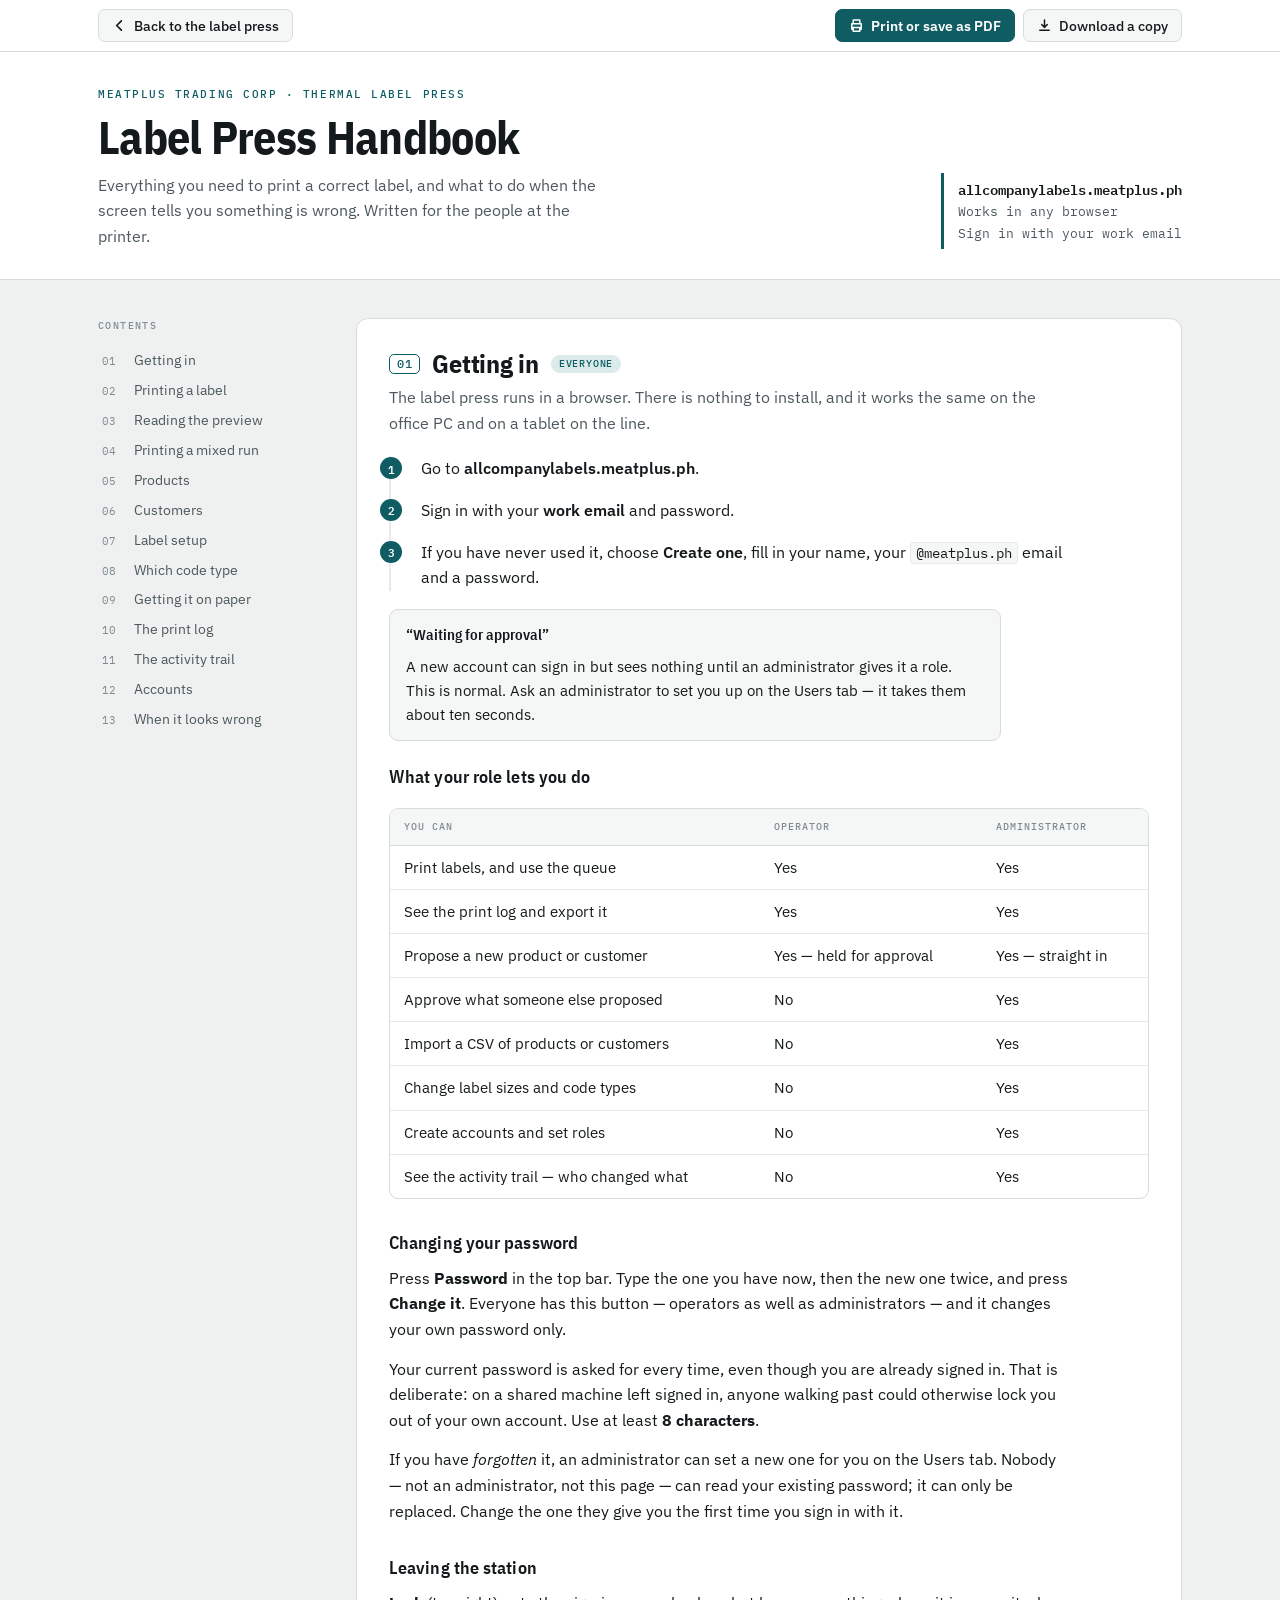
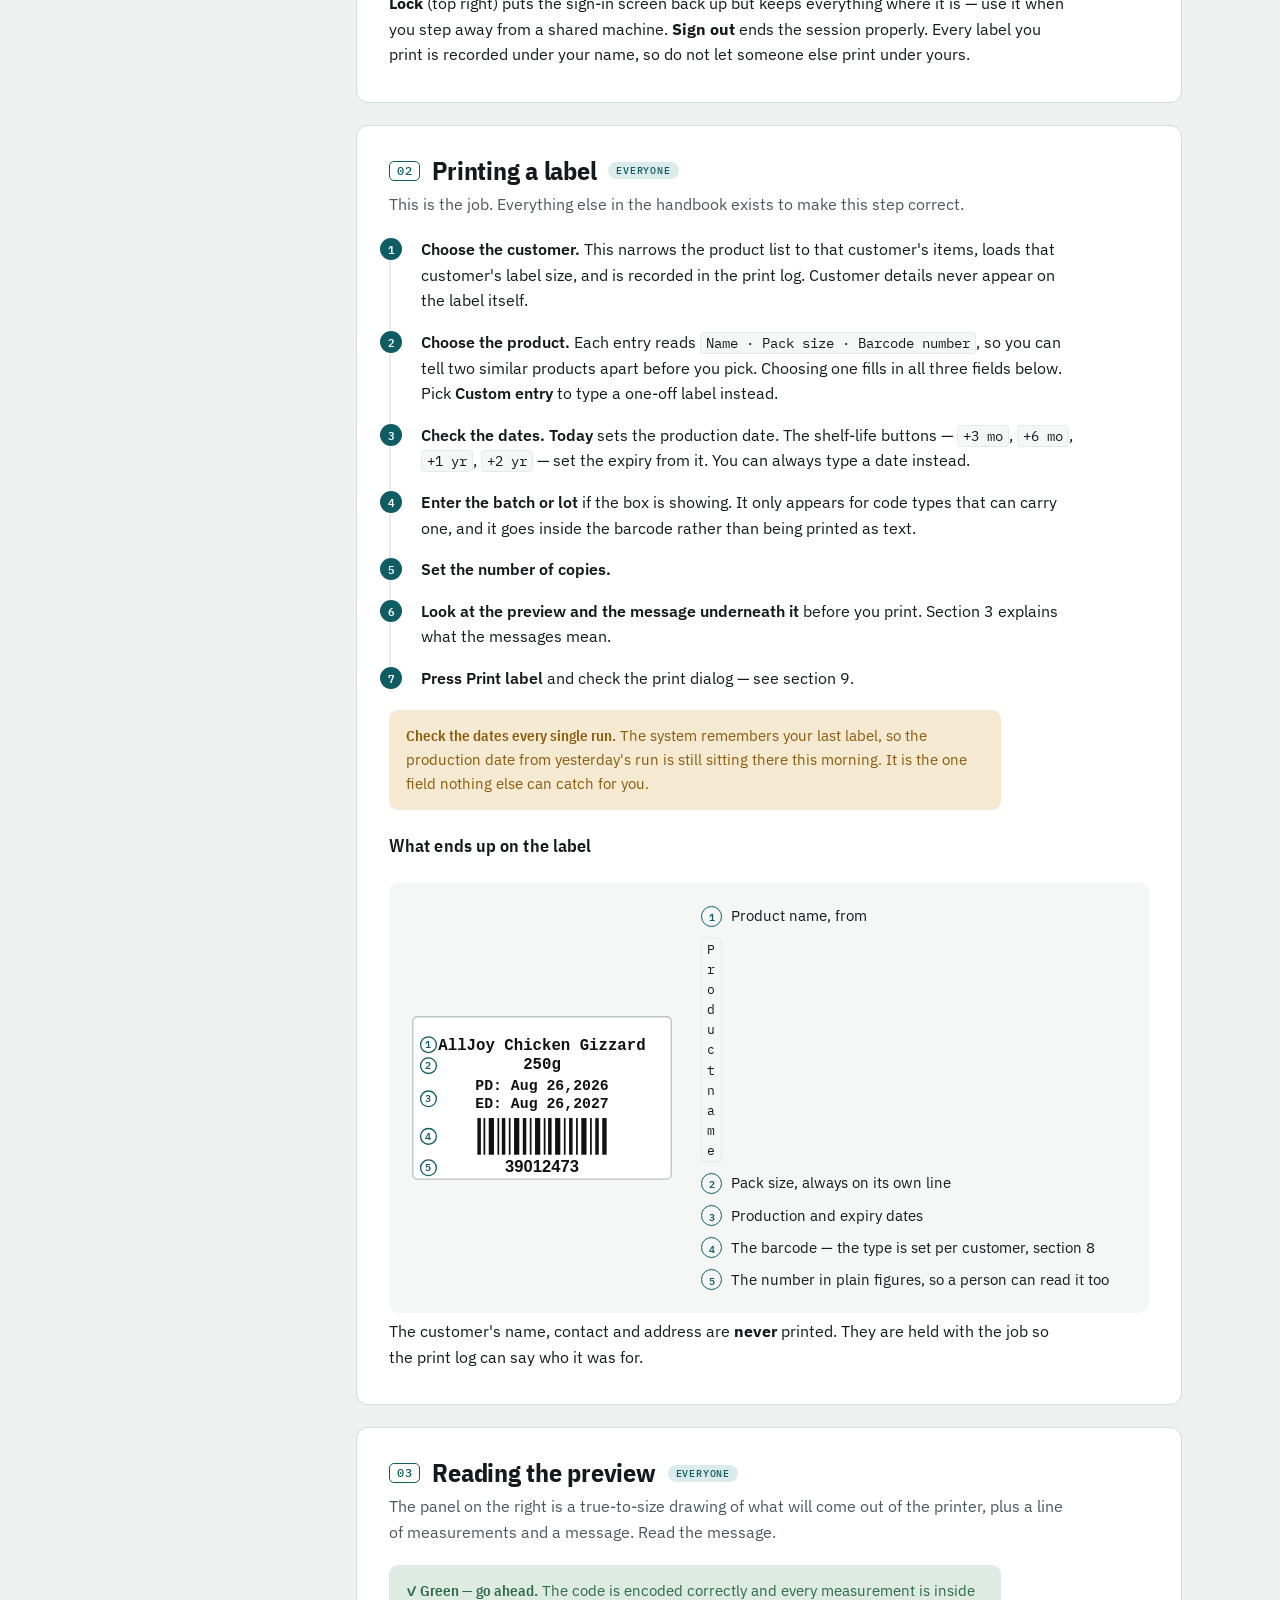
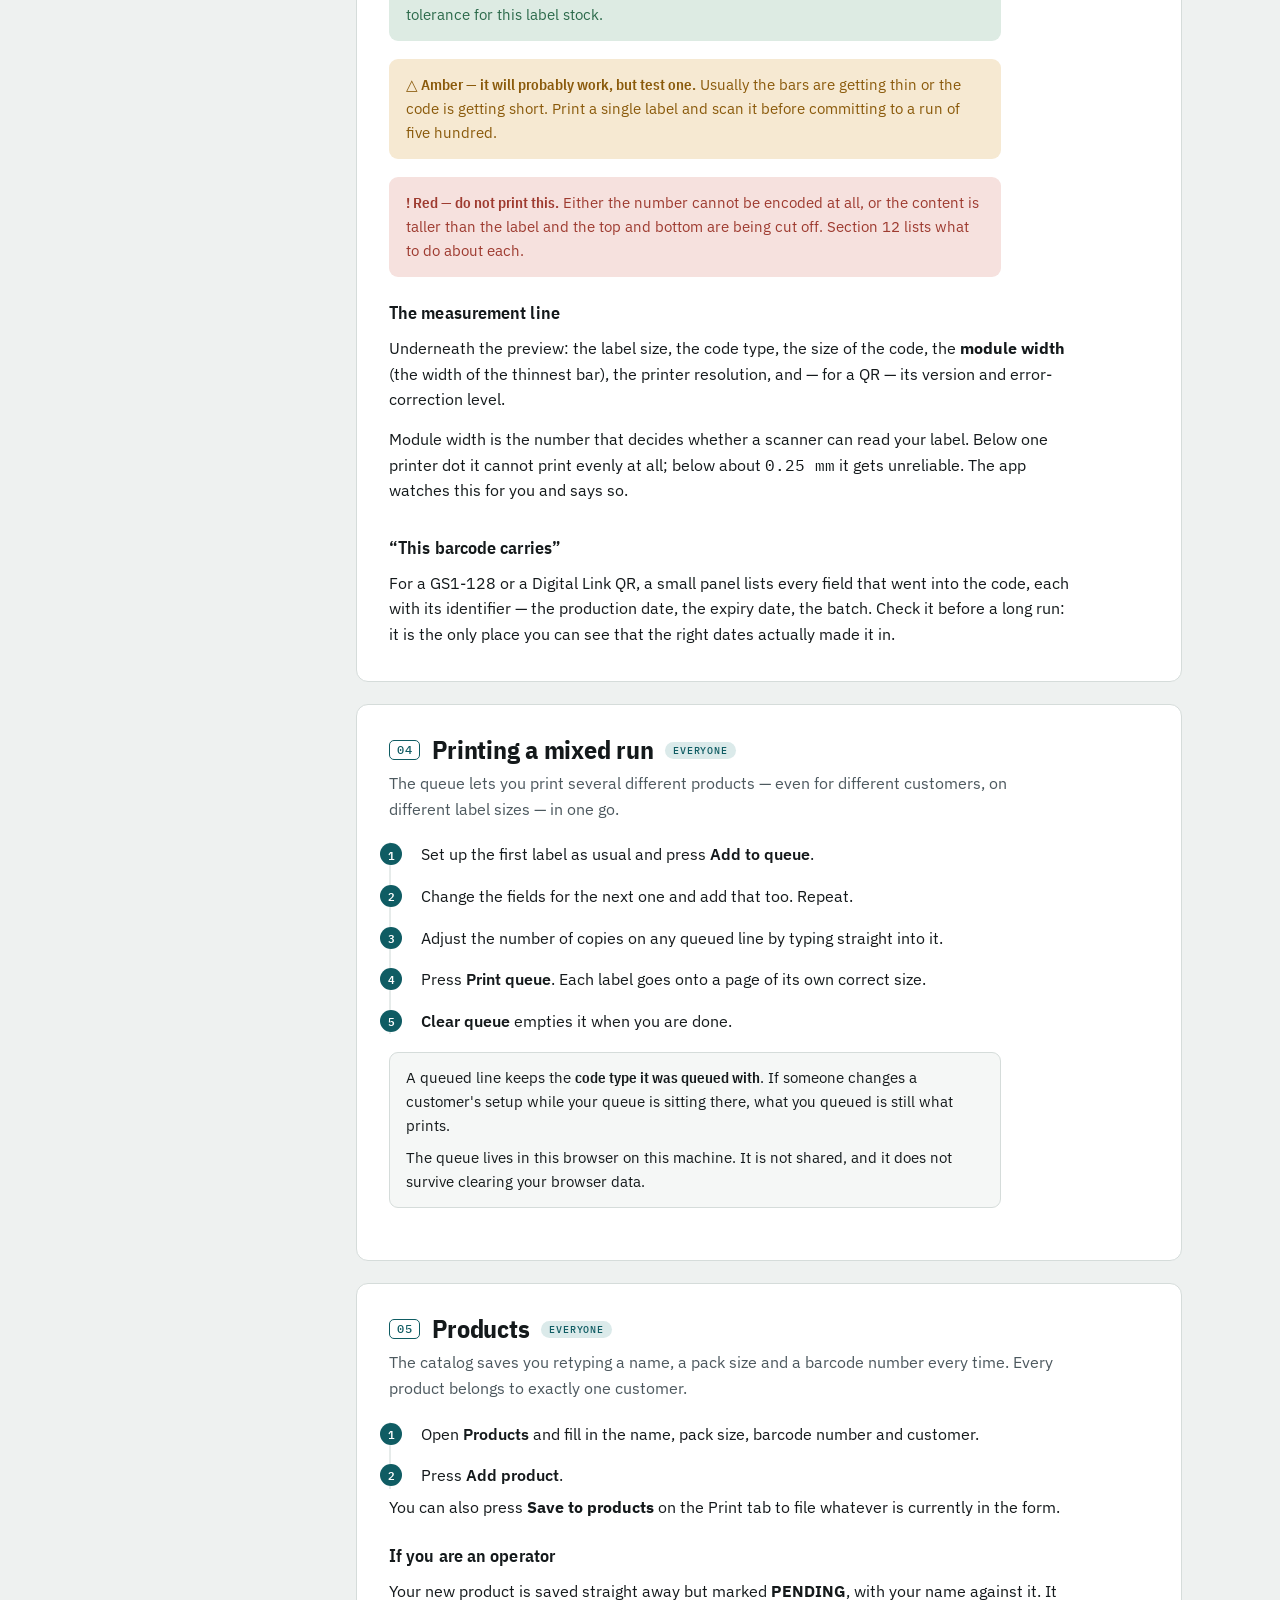
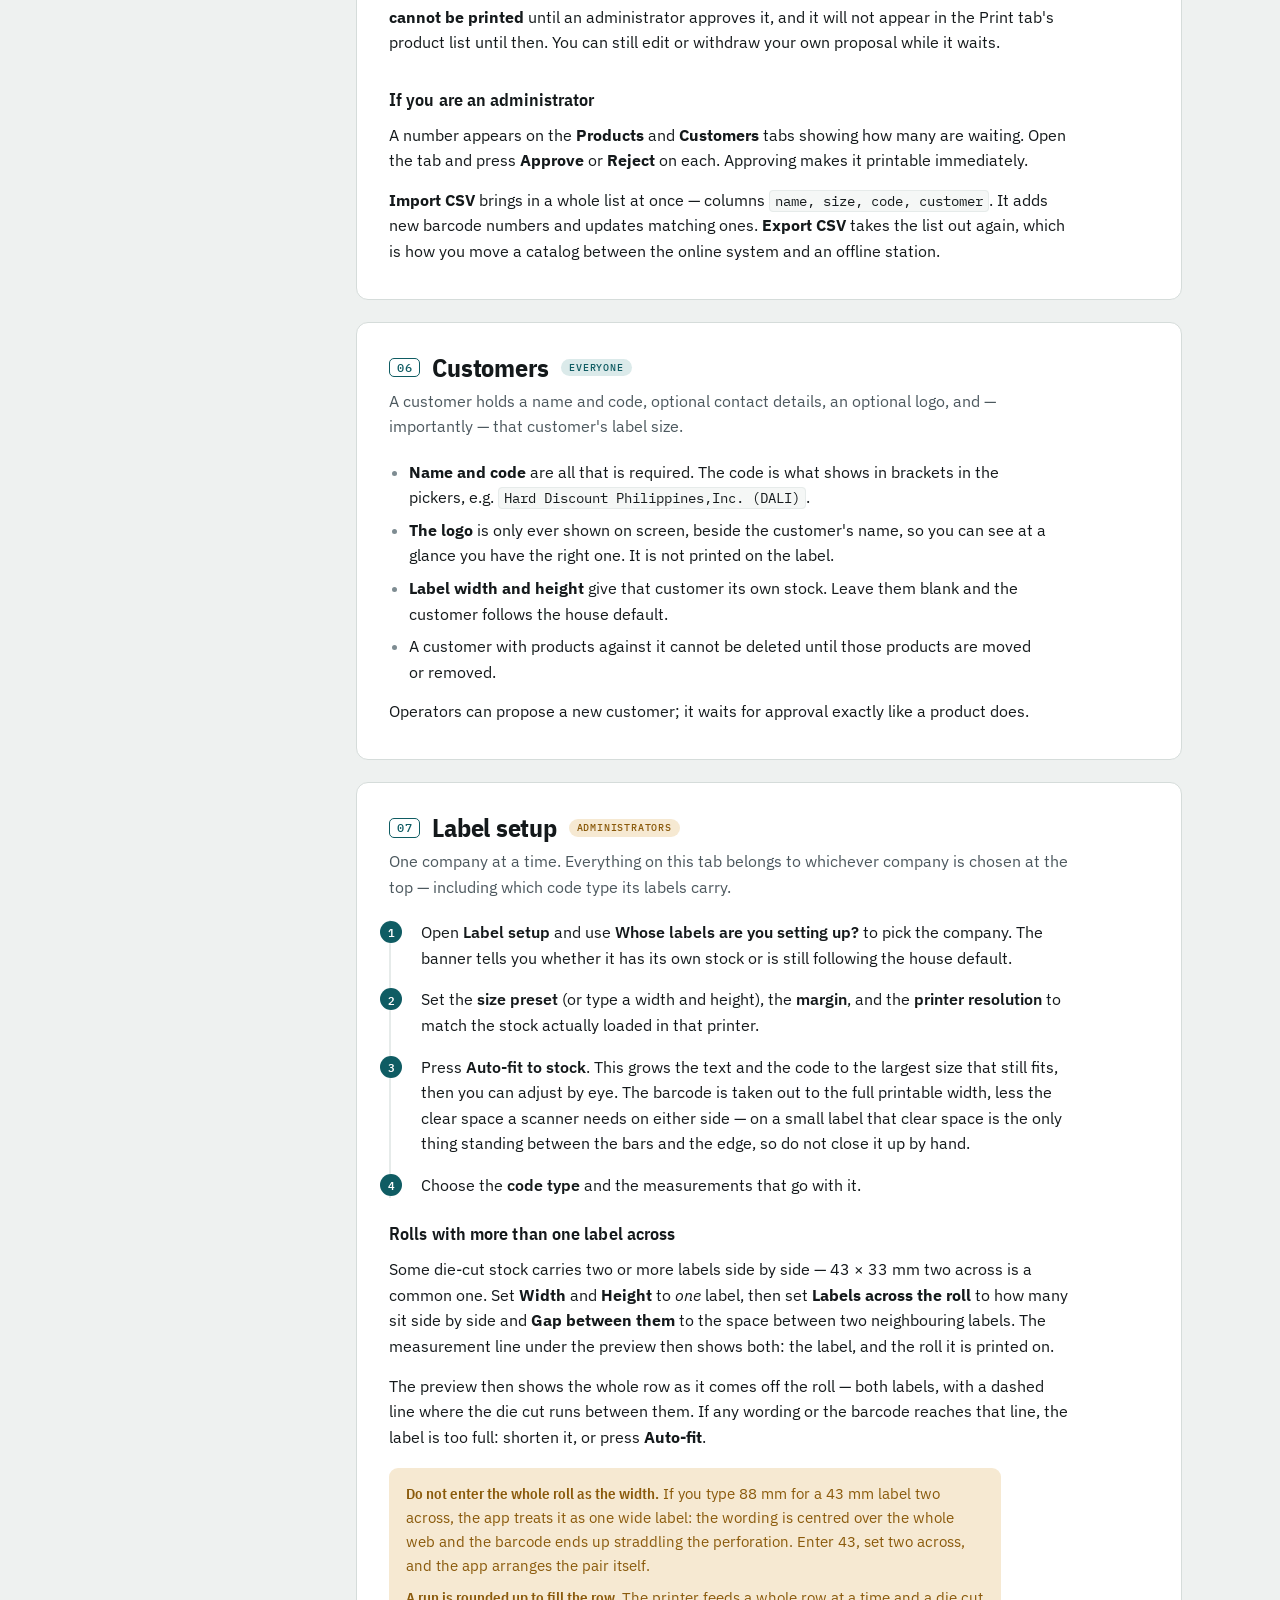
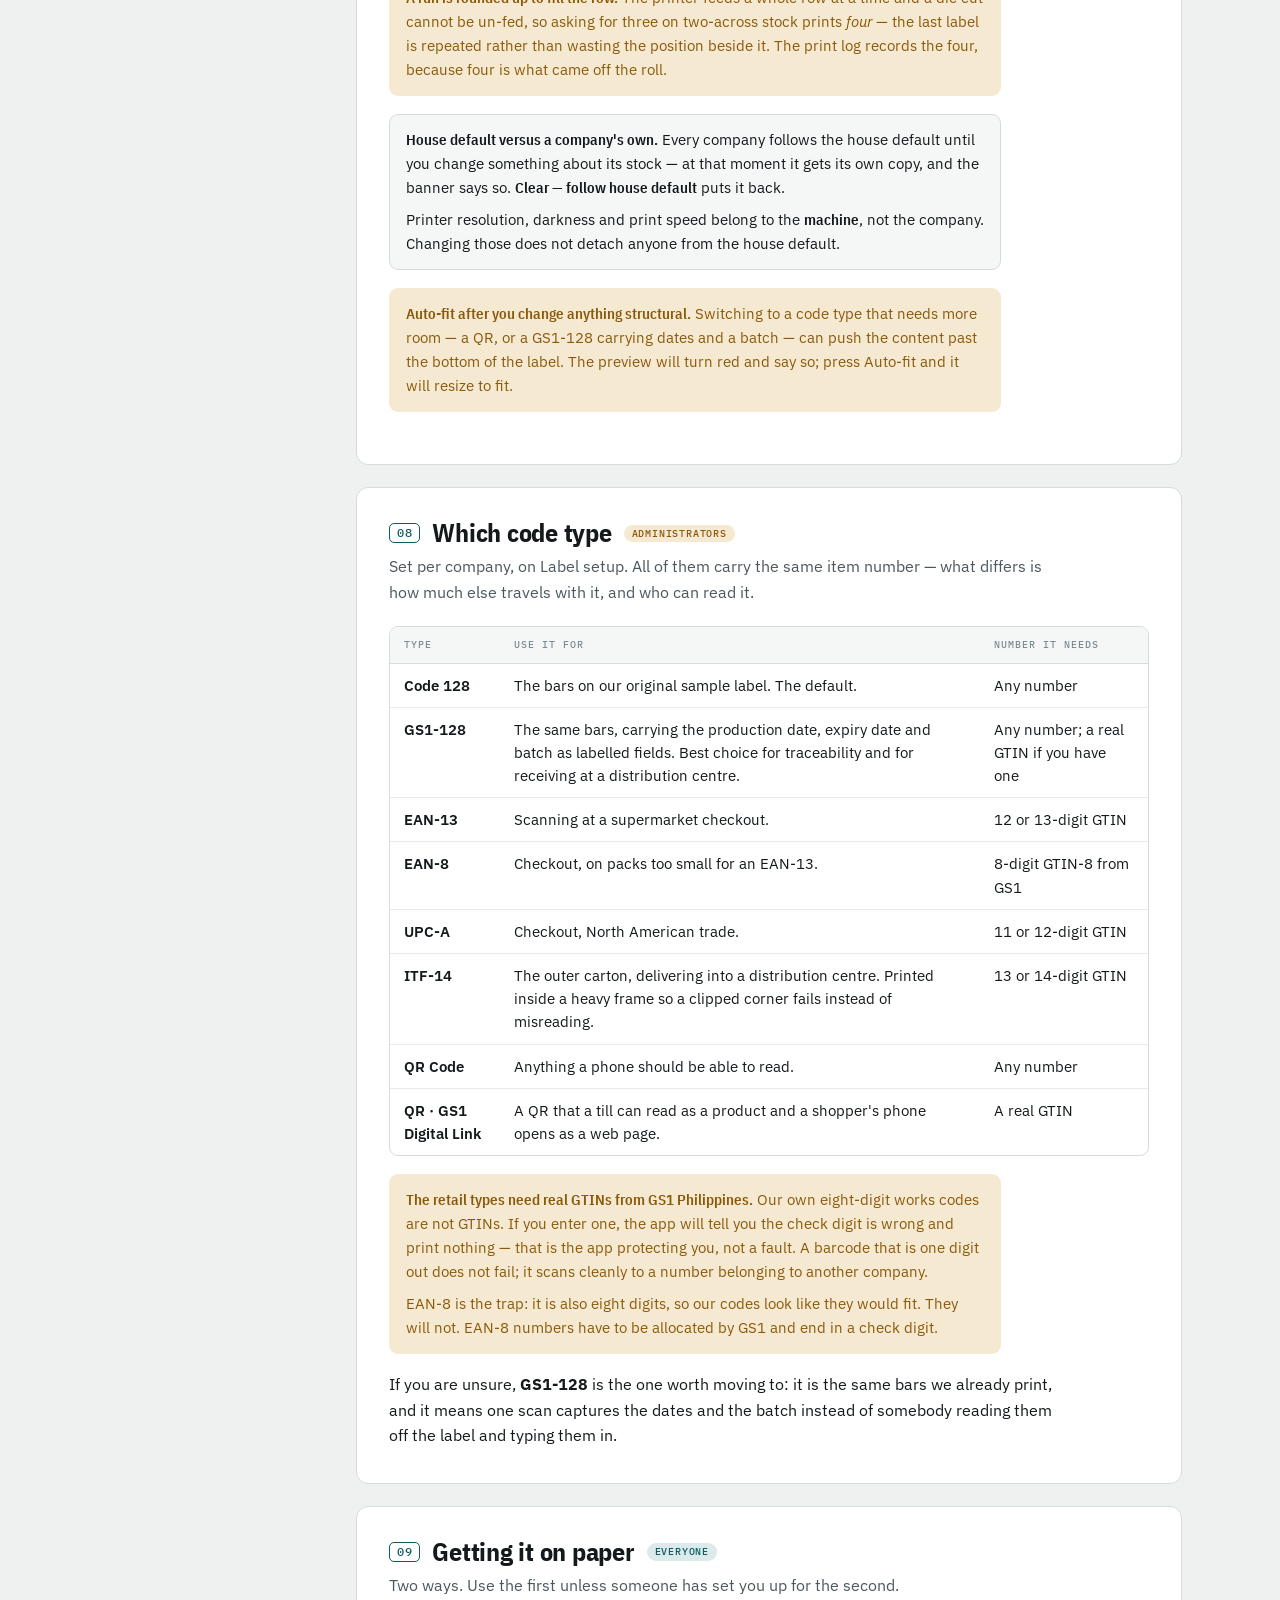
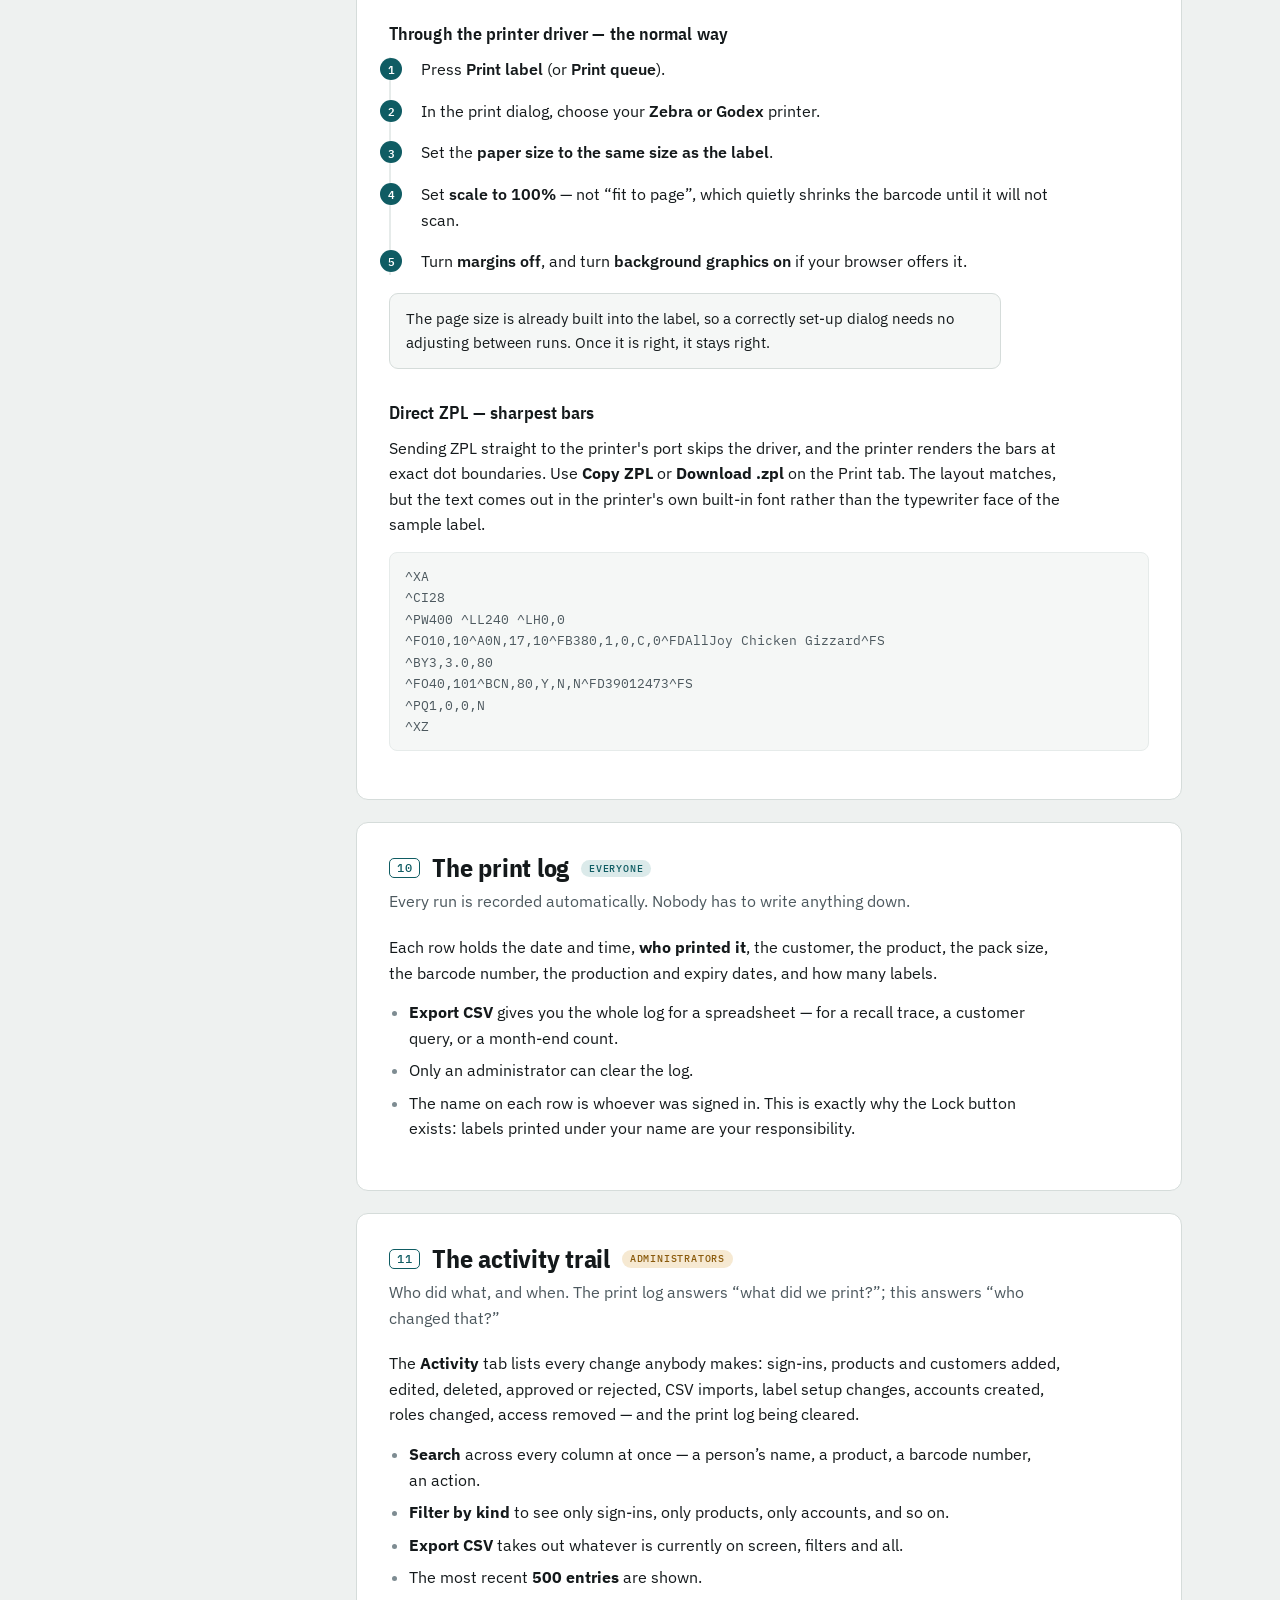
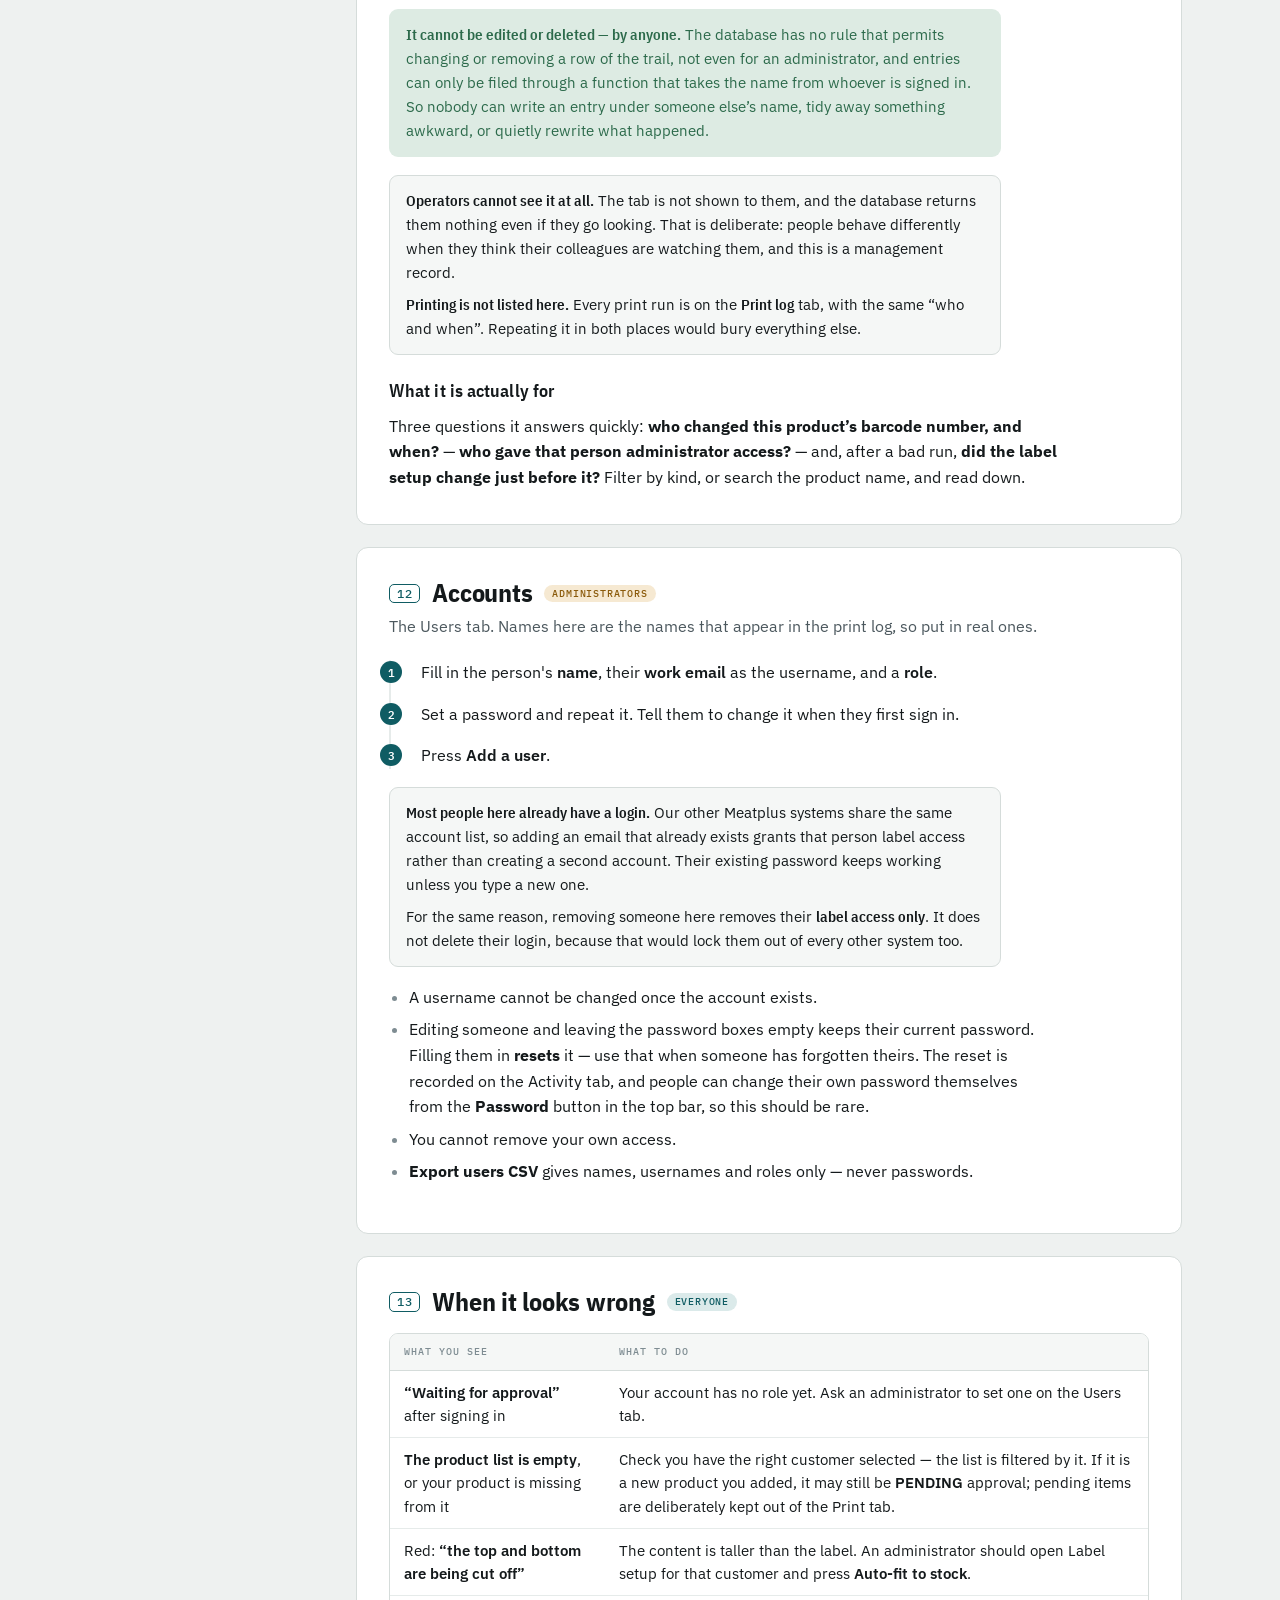
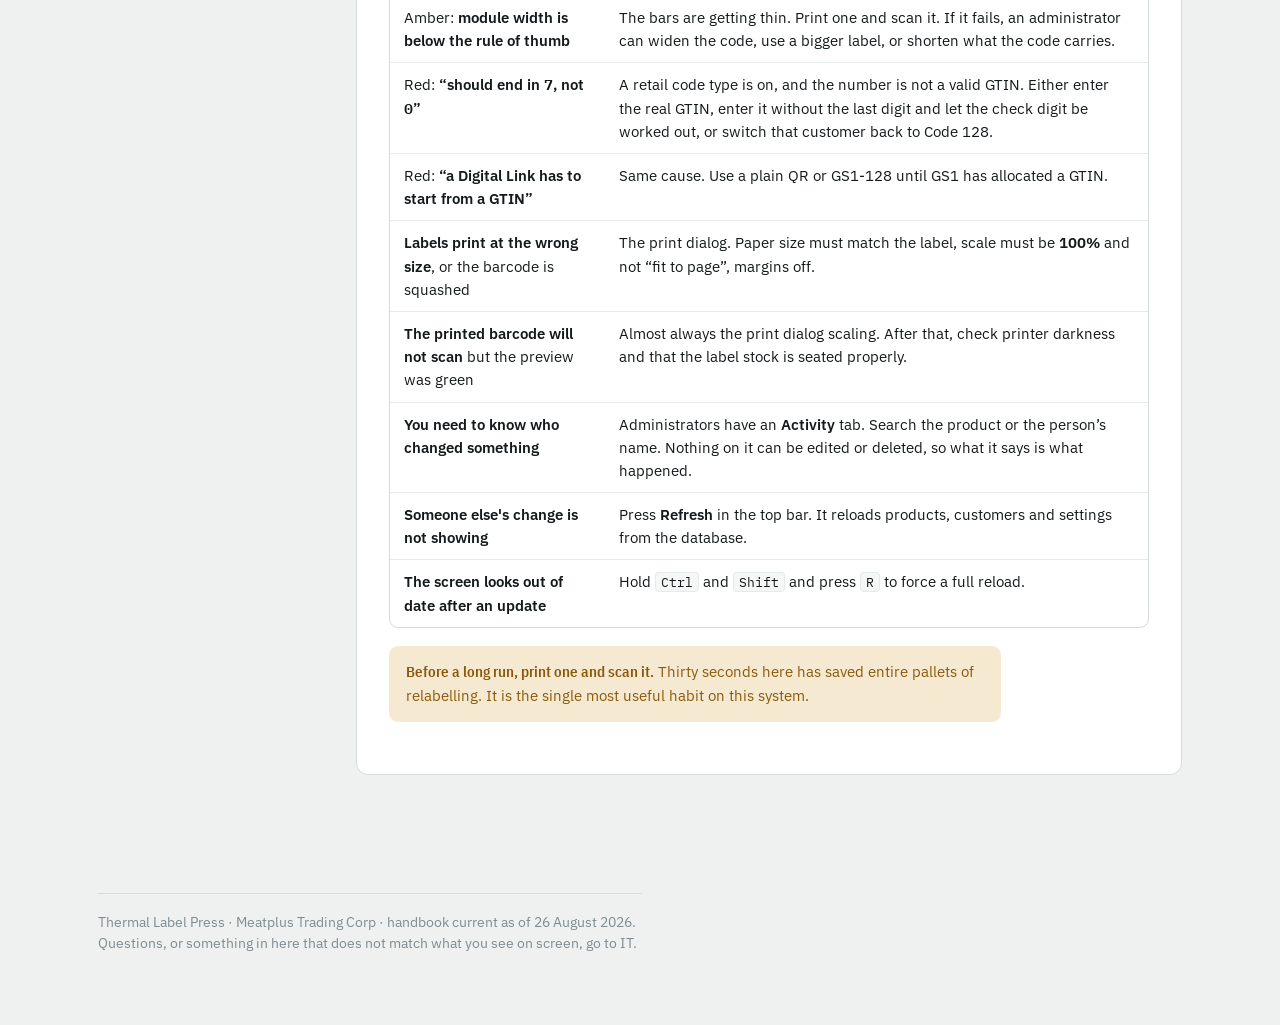
<file: handbook.html>
<!doctype html>
<html lang="en">
<head>
<meta charset="utf-8">
<meta name="viewport" content="width=device-width, initial-scale=1">
<title>Label Press Handbook &mdash; Thermal Label Press</title>
<meta name="description" content="How to print a correct label on the Thermal Label Press, and what to do when the screen says something is wrong.">
<meta name="theme-color" content="#0F5C63">
<link rel="preconnect" href="https://fonts.googleapis.com">
<link rel="preconnect" href="https://fonts.gstatic.com" crossorigin>
<link rel="stylesheet" href="https://fonts.googleapis.com/css2?family=IBM+Plex+Mono:wght@400;500;600&family=IBM+Plex+Sans+Condensed:wght@600;700&family=IBM+Plex+Sans:wght@400;500;600&display=swap">
<link rel="icon" href="data:image/svg+xml,%3Csvg xmlns='http://www.w3.org/2000/svg' viewBox='0 0 22 22'%3E%3Crect width='22' height='22' rx='4' fill='%230F5C63'/%3E%3Cg fill='white'%3E%3Crect x='4.5' y='5' width='1.6' height='12'/%3E%3Crect x='7.2' y='5' width='0.9' height='12'/%3E%3Crect x='9.2' y='5' width='2' height='12'/%3E%3Crect x='12.2' y='5' width='0.9' height='12'/%3E%3Crect x='14.2' y='5' width='1.3' height='12'/%3E%3Crect x='16.6' y='5' width='1.6' height='12'/%3E%3C/g%3E%3C/svg%3E">
<style>
:root{
  --ground:#EEF1F0;
  --surface:#FFFFFF;
  --surface-2:#F5F7F6;
  --ink:#14191B;
  --ink-2:#4C585E;
  --ink-3:#7E8C92;
  --line:#D5DCDA;
  --line-2:#E6EBEA;
  --accent:#0F5C63;
  --accent-soft:#DBEAEA;
  --good:#2C6A4B;
  --good-soft:#DDEBE3;
  --warn:#8A5A0B;
  --warn-soft:#F6E9D2;
  --bad:#9E3B30;
  --bad-soft:#F6E1DE;
  --sans:"IBM Plex Sans","Segoe UI",system-ui,-apple-system,sans-serif;
  --cond:"IBM Plex Sans Condensed","IBM Plex Sans","Segoe UI",system-ui,sans-serif;
  --mono:"IBM Plex Mono","SFMono-Regular",Consolas,"Liberation Mono",monospace;
}
@media (prefers-color-scheme: dark){
  :root:not([data-theme="light"]){
    --ground:#0D1213;
    --surface:#161D1E;
    --surface-2:#1D2627;
    --ink:#E7ECEB;
    --ink-2:#A6B3B4;
    --ink-3:#7A8889;
    --line:#2A3536;
    --line-2:#212B2C;
    --accent:#57B6B9;
    --accent-soft:#15393A;
    --good:#79C79C;
    --good-soft:#173324;
    --warn:#DFB169;
    --warn-soft:#33280F;
    --bad:#E28A7E;
    --bad-soft:#3A1E1A;
  }
}
:root[data-theme="dark"]{
  --ground:#0D1213;
  --surface:#161D1E;
  --surface-2:#1D2627;
  --ink:#E7ECEB;
  --ink-2:#A6B3B4;
  --ink-3:#7A8889;
  --line:#2A3536;
  --line-2:#212B2C;
  --accent:#57B6B9;
  --accent-soft:#15393A;
  --good:#79C79C;
  --good-soft:#173324;
  --warn:#DFB169;
  --warn-soft:#33280F;
  --bad:#E28A7E;
  --bad-soft:#3A1E1A;
}

*{box-sizing:border-box}
body{
  margin:0;background:var(--ground);color:var(--ink);
  font-family:var(--sans);font-size:16px;line-height:1.6;
  -webkit-font-smoothing:antialiased;
}
a{color:var(--accent)}
:focus-visible{outline:2px solid var(--accent);outline-offset:3px;border-radius:3px}

/* ---------- masthead ---------- */
.mast{
  border-bottom:1px solid var(--line);
  background:var(--surface);
}
.mast-in{
  max-width:1140px;margin:0 auto;padding:34px 28px 30px;
  display:flex;flex-wrap:wrap;gap:26px;align-items:flex-end;justify-content:space-between;
}
.mast h1{
  font-family:var(--cond);font-weight:700;font-size:clamp(30px,5vw,46px);
  line-height:1.02;letter-spacing:-.015em;margin:0;text-wrap:balance;
}
.mast .eyebrow{
  font-family:var(--mono);font-size:11px;font-weight:500;letter-spacing:.14em;
  text-transform:uppercase;color:var(--accent);margin:0 0 10px;
}
.mast .lede{margin:12px 0 0;color:var(--ink-2);max-width:52ch}
.mast .addr{
  font-family:var(--mono);font-size:13px;line-height:1.7;
  border-left:3px solid var(--accent);padding:4px 0 4px 14px;color:var(--ink-2);
}
.mast .addr b{display:block;color:var(--ink);font-weight:600;font-size:14px}

/* ---------- shell ---------- */
.shell{max-width:1140px;margin:0 auto;padding:0 28px 96px;display:grid;gap:44px;
  grid-template-columns:214px minmax(0,1fr);align-items:start}
@media (max-width:900px){.shell{grid-template-columns:minmax(0,1fr);gap:0}}

nav.toc{position:sticky;top:24px;padding-top:38px}
@media (max-width:900px){
  nav.toc{position:static;padding:26px 0 6px;border-bottom:1px solid var(--line)}
}
nav.toc h2{
  font-family:var(--mono);font-size:10px;letter-spacing:.14em;text-transform:uppercase;
  color:var(--ink-3);margin:0 0 12px;font-weight:500;
}
nav.toc ol{list-style:none;margin:0;padding:0;display:flex;flex-direction:column;gap:1px;counter-reset:t}
nav.toc a{
  display:grid;grid-template-columns:26px 1fr;gap:6px;align-items:baseline;
  padding:5px 8px 5px 4px;border-radius:6px;text-decoration:none;color:var(--ink-2);
  font-size:14px;line-height:1.35;
}
nav.toc a::before{
  counter-increment:t;content:counter(t,decimal-leading-zero);
  font-family:var(--mono);font-size:11px;color:var(--ink-3);
}
nav.toc a:hover{background:var(--surface);color:var(--ink)}

main{padding-top:38px;min-width:0}

/* ---------- sections ---------- */
section{
  background:var(--surface);border:1px solid var(--line);border-radius:12px;
  padding:30px 32px 34px;margin-bottom:22px;scroll-margin-top:20px;
}
@media (max-width:620px){section{padding:24px 20px 26px}}
section > h2{
  font-family:var(--cond);font-weight:700;font-size:26px;line-height:1.15;
  margin:0 0 6px;letter-spacing:-.01em;text-wrap:balance;
  display:flex;flex-wrap:wrap;align-items:center;gap:12px;
}
section > h2 .n{
  font-family:var(--mono);font-size:12px;font-weight:500;color:var(--accent);
  border:1px solid var(--accent);border-radius:5px;padding:2px 7px;letter-spacing:.06em;
}
h3{
  font-family:var(--cond);font-weight:600;font-size:18px;margin:30px 0 8px;
  letter-spacing:.005em;
}
h3:first-of-type{margin-top:22px}
p{margin:0 0 14px;max-width:68ch}
p:last-child{margin-bottom:0}
.sub{color:var(--ink-2);margin:0 0 20px;max-width:68ch}

/* ---------- chips ---------- */
.who{display:inline-flex;align-items:center;gap:5px;
  font-family:var(--mono);font-size:10px;font-weight:500;letter-spacing:.08em;
  text-transform:uppercase;padding:3px 8px;border-radius:20px;white-space:nowrap}
.who.all{background:var(--accent-soft);color:var(--accent)}
.who.admin{background:var(--warn-soft);color:var(--warn)}

/* ---------- steps ---------- */
ol.steps{list-style:none;margin:0 0 6px;padding:0 0 0 30px;counter-reset:s;
  border-left:2px solid var(--line-2);display:flex;flex-direction:column;gap:16px}
ol.steps > li{position:relative;max-width:66ch}
ol.steps > li::before{
  counter-increment:s;content:counter(s);
  position:absolute;left:-41px;top:1px;width:22px;height:22px;border-radius:50%;
  background:var(--accent);color:var(--surface);
  font-family:var(--mono);font-size:11px;font-weight:600;
  display:grid;place-items:center;
}
:root[data-theme="dark"] ol.steps > li::before,
:root:not([data-theme="light"]) ol.steps > li::before{color:#0D1213}
@media (prefers-color-scheme: light){:root:not([data-theme="dark"]) ol.steps > li::before{color:#fff}}
ol.steps b{font-weight:600}

ul.plain{margin:0 0 14px;padding-left:20px;display:flex;flex-direction:column;gap:7px;max-width:66ch}
ul.plain li::marker{color:var(--ink-3)}

/* ---------- field names ---------- */
/* field names wrap at spaces &#8212; a long one used to push the page sideways */
.f{font-family:var(--mono);font-size:.87em;background:var(--surface-2);
  border:1px solid var(--line-2);border-radius:4px;padding:1px 5px;overflow-wrap:break-word}
.num{font-family:var(--mono);font-variant-numeric:tabular-nums}

/* ---------- callouts ---------- */
.note{
  border-radius:9px;padding:13px 16px;margin:18px 0;font-size:15px;max-width:68ch;
  border:1px solid var(--line);background:var(--surface-2);
}
.note.care{background:var(--warn-soft);border-color:transparent;color:var(--warn)}
.note.stop{background:var(--bad-soft);border-color:transparent;color:var(--bad)}
.note.good{background:var(--good-soft);border-color:transparent;color:var(--good)}
.note b{font-family:var(--cond);font-weight:600;font-size:15px}
.note p{margin:0;max-width:none;color:inherit}
.note p + p{margin-top:8px}

/* ---------- tables ---------- */
.scroll{overflow-x:auto;margin:16px 0 6px;border:1px solid var(--line);border-radius:9px}
table{border-collapse:collapse;width:100%;font-size:14.5px;min-width:440px}
th,td{text-align:left;padding:10px 14px;border-bottom:1px solid var(--line-2);vertical-align:top}
thead th{
  font-family:var(--mono);font-size:10px;font-weight:500;letter-spacing:.1em;
  text-transform:uppercase;color:var(--ink-3);background:var(--surface-2);
  border-bottom:1px solid var(--line);
}
tbody tr:last-child td{border-bottom:0}
td b{font-weight:600}

/* ---------- the label anatomy ---------- */
.anat{display:grid;grid-template-columns:auto minmax(0,1fr);gap:28px;align-items:center;
  margin:22px 0 6px;padding:22px;background:var(--surface-2);border-radius:11px}
@media (max-width:620px){.anat{grid-template-columns:minmax(0,1fr);gap:18px;justify-items:center}}
.anat svg{display:block;width:100%;max-width:262px;height:auto}
.anat ol{list-style:none;margin:0;padding:0;counter-reset:a;
  display:flex;flex-direction:column;gap:9px;font-size:14.5px}
.anat li{display:grid;grid-template-columns:21px 1fr;gap:9px;align-items:baseline}
.anat li::before{
  counter-increment:a;content:counter(a);
  width:19px;height:19px;border-radius:50%;border:1.5px solid var(--accent);color:var(--accent);
  font-family:var(--mono);font-size:10px;font-weight:600;display:grid;place-items:center;
}

/* ---------- code ---------- */
pre{
  font-family:var(--mono);font-size:13px;line-height:1.65;margin:14px 0;
  background:var(--surface-2);border:1px solid var(--line-2);border-radius:8px;
  padding:13px 15px;overflow-x:auto;color:var(--ink-2);
}

footer{
  max-width:1140px;margin:0 auto;padding:0 28px 70px;color:var(--ink-3);font-size:13.5px;
}
footer .rule{border-top:1px solid var(--line);padding-top:18px;max-width:68ch}

@media (prefers-reduced-motion: reduce){*{animation:none!important;transition:none!important}}

/* ---------- printed on paper, for the wall by the printer ---------- */
@media print{
  body{background:#fff;color:#000;font-size:11pt}
  nav.toc,.mast .addr{display:none}
  .shell{display:block;padding:0}
  main{padding:0}
  section{border:0;border-top:1.5pt solid #000;border-radius:0;padding:14pt 0 0;
    margin:0 0 16pt;break-inside:avoid}
  .note,.anat,.scroll,pre{break-inside:avoid}
  .mast-in{padding:0 0 14pt}
  a{color:#000;text-decoration:none}
}
/* ---------- the strip that ties it back to the app ---------- */
.tools{
  position:sticky;top:0;z-index:40;
  background:var(--surface);border-bottom:1px solid var(--line);
}
.tools-in{
  max-width:1140px;margin:0 auto;padding:9px 28px;
  display:flex;flex-wrap:wrap;gap:8px;align-items:center;
}
.tools .back{margin-right:auto}
.tools a,.tools button{
  display:inline-flex;align-items:center;gap:7px;
  font-family:var(--sans);font-size:14px;font-weight:500;line-height:1;
  padding:8px 13px;border-radius:7px;border:1px solid var(--line);
  background:var(--surface-2);color:var(--ink);text-decoration:none;cursor:pointer;
}
.tools a:hover,.tools button:hover{border-color:var(--ink-3)}
.tools .primary{background:var(--accent);border-color:var(--accent);color:var(--surface);font-weight:600}
:root[data-theme="dark"] .tools .primary,
:root:not([data-theme="light"]) .tools .primary{color:#0D1213}
@media (prefers-color-scheme: light){:root:not([data-theme="dark"]) .tools .primary{color:#fff}}
.tools .primary:hover{filter:brightness(1.08);border-color:var(--accent)}
.tools svg{display:block;flex:0 0 auto}
@media (max-width:620px){.tools-in{padding:8px 20px}.tools .lbl{display:none}}
@media print{.tools{display:none}}
</style>
</head>
<body>
<div class="tools">
  <div class="tools-in">
    <a class="back" href="./" title="Back to the label press">
      <svg width="15" height="15" viewBox="0 0 16 16" fill="none" stroke="currentColor" stroke-width="1.8"
           stroke-linecap="round" stroke-linejoin="round" aria-hidden="true"><path d="M10 3 5 8l5 5"/></svg>
      <span>Back to the label press</span>
    </a>
    <button type="button" class="primary" id="b-print">
      <svg width="15" height="15" viewBox="0 0 16 16" fill="none" stroke="currentColor" stroke-width="1.6"
           stroke-linecap="round" stroke-linejoin="round" aria-hidden="true"><path d="M4.5 6V2h7v4M4.5 12H3V6h10v6h-1.5M4.5 10h7v4h-7z"/></svg>
      <span>Print<span class="lbl"> or save as PDF</span></span>
    </button>
    <a href="handbook.html" download="Label-Press-Handbook.html">
      <svg width="15" height="15" viewBox="0 0 16 16" fill="none" stroke="currentColor" stroke-width="1.6"
           stroke-linecap="round" stroke-linejoin="round" aria-hidden="true"><path d="M8 2v8m0 0 3-3m-3 3L5 7M3 13h10"/></svg>
      <span>Download<span class="lbl"> a copy</span></span>
    </a>
  </div>
</div>

<header class="mast">
  <div class="mast-in">
    <div>
      <p class="eyebrow">Meatplus Trading Corp &#183; Thermal Label Press</p>
      <h1>Label Press Handbook</h1>
      <p class="lede">Everything you need to print a correct label, and what to do when the
        screen tells you something is wrong. Written for the people at the printer.</p>
    </div>
    <p class="addr"><b>allcompanylabels.meatplus.ph</b>
      Works in any browser<br>Sign in with your work email</p>
  </div>
</header>

<div class="shell">
  <nav class="toc">
    <h2>Contents</h2>
    <ol>
      <li><a href="#s1">Getting in</a></li>
      <li><a href="#s2">Printing a label</a></li>
      <li><a href="#s3">Reading the preview</a></li>
      <li><a href="#s4">Printing a mixed run</a></li>
      <li><a href="#s5">Products</a></li>
      <li><a href="#s6">Customers</a></li>
      <li><a href="#s7">Label setup</a></li>
      <li><a href="#s8">Which code type</a></li>
      <li><a href="#s9">Getting it on paper</a></li>
      <li><a href="#s10">The print log</a></li>
      <li><a href="#s11b">The activity trail</a></li>
      <li><a href="#s11">Accounts</a></li>
      <li><a href="#s12">When it looks wrong</a></li>
    </ol>
  </nav>

  <main>

  <!-- 1 -->
  <section id="s1">
    <h2><span class="n">01</span> Getting in <span class="who all">Everyone</span></h2>
    <p class="sub">The label press runs in a browser. There is nothing to install, and it works
      the same on the office PC and on a tablet on the line.</p>

    <ol class="steps">
      <li>Go to <b>allcompanylabels.meatplus.ph</b>.</li>
      <li>Sign in with your <b>work email</b> and password.</li>
      <li>If you have never used it, choose <b>Create one</b>, fill in your name, your
        <span class="f">@meatplus.ph</span> email and a password.</li>
    </ol>

    <div class="note">
      <p><b>&#8220;Waiting for approval&#8221;</b></p>
      <p>A new account can sign in but sees nothing until an administrator gives it a role.
        This is normal. Ask an administrator to set you up on the Users tab &#8212; it takes them
        about ten seconds.</p>
    </div>

    <h3>What your role lets you do</h3>
    <div class="scroll">
      <table>
        <thead><tr><th>You can</th><th>Operator</th><th>Administrator</th></tr></thead>
        <tbody>
          <tr><td>Print labels, and use the queue</td><td>Yes</td><td>Yes</td></tr>
          <tr><td>See the print log and export it</td><td>Yes</td><td>Yes</td></tr>
          <tr><td>Propose a new product or customer</td><td>Yes &#8212; held for approval</td><td>Yes &#8212; straight in</td></tr>
          <tr><td>Approve what someone else proposed</td><td>No</td><td>Yes</td></tr>
          <tr><td>Import a CSV of products or customers</td><td>No</td><td>Yes</td></tr>
          <tr><td>Change label sizes and code types</td><td>No</td><td>Yes</td></tr>
          <tr><td>Create accounts and set roles</td><td>No</td><td>Yes</td></tr>
          <tr><td>See the activity trail &mdash; who changed what</td><td>No</td><td>Yes</td></tr>
        </tbody>
      </table>
    </div>

    <h3>Changing your password</h3>
    <p>Press <b>Password</b> in the top bar. Type the one you have now, then the new one twice, and
      press <b>Change it</b>. Everyone has this button &#8212; operators as well as administrators &#8212; and it
      changes your own password only.</p>
    <p>Your current password is asked for every time, even though you are already signed in. That is
      deliberate: on a shared machine left signed in, anyone walking past could otherwise lock you
      out of your own account. Use at least <b>8 characters</b>.</p>
    <p>If you have <em>forgotten</em> it, an administrator can set a new one for you on the Users tab.
      Nobody &#8212; not an administrator, not this page &#8212; can read your existing password; it can only be
      replaced. Change the one they give you the first time you sign in with it.</p>

    <h3>Leaving the station</h3>
    <p><b>Lock</b> (top right) puts the sign-in screen back up but keeps everything where it is &#8212;
      use it when you step away from a shared machine. <b>Sign out</b> ends the session properly.
      Every label you print is recorded under your name, so do not let someone else print under yours.</p>
  </section>

  <!-- 2 -->
  <section id="s2">
    <h2><span class="n">02</span> Printing a label <span class="who all">Everyone</span></h2>
    <p class="sub">This is the job. Everything else in the handbook exists to make this step correct.</p>

    <ol class="steps">
      <li><b>Choose the customer.</b> This narrows the product list to that customer's items, loads
        that customer's label size, and is recorded in the print log. Customer details never
        appear on the label itself.</li>
      <li><b>Choose the product.</b> Each entry reads
        <span class="f">Name &#183; Pack size &#183; Barcode number</span>, so you can tell two similar
        products apart before you pick. Choosing one fills in all three fields below.
        Pick <b>Custom entry</b> to type a one-off label instead.</li>
      <li><b>Check the dates.</b> <b>Today</b> sets the production date. The shelf-life buttons
        &#8212; <span class="f">+3 mo</span>, <span class="f">+6 mo</span>, <span class="f">+1 yr</span>,
        <span class="f">+2 yr</span> &#8212; set the expiry from it. You can always type a date instead.</li>
      <li><b>Enter the batch or lot</b> if the box is showing. It only appears for code types that
        can carry one, and it goes inside the barcode rather than being printed as text.</li>
      <li><b>Set the number of copies.</b></li>
      <li><b>Look at the preview and the message underneath it</b> before you print. Section 3
        explains what the messages mean.</li>
      <li><b>Press Print label</b> and check the print dialog &#8212; see section 9.</li>
    </ol>

    <div class="note care">
      <p><b>Check the dates every single run.</b> The system remembers your last label, so the
        production date from yesterday's run is still sitting there this morning. It is the one
        field nothing else can catch for you.</p>
    </div>

    <h3>What ends up on the label</h3>
    <div class="anat">
      <svg viewBox="0 0 300 190" role="img" aria-label="A label showing the product name, pack size, production and expiry dates, the barcode and the number beneath it">
        <rect x="2" y="2" width="296" height="186" rx="5" fill="#fff" stroke="#B9C4C2" stroke-width="1.5"/>
        <text x="150" y="40" text-anchor="middle" font-family="'Courier New',monospace" font-size="18" font-weight="700" fill="#111">AllJoy Chicken Gizzard</text>
        <text x="150" y="62" text-anchor="middle" font-family="'Courier New',monospace" font-size="18" font-weight="700" fill="#111">250g</text>
        <text x="150" y="86" text-anchor="middle" font-family="'Courier New',monospace" font-size="17" font-weight="700" fill="#111">PD: Aug 26,2026</text>
        <text x="150" y="106" text-anchor="middle" font-family="'Courier New',monospace" font-size="17" font-weight="700" fill="#111">ED: Aug 26,2027</text>
        <g fill="#111">
          <rect x="76" y="118" width="4" height="42"/><rect x="83" y="118" width="2" height="42"/>
          <rect x="89" y="118" width="6" height="42"/><rect x="99" y="118" width="2" height="42"/>
          <rect x="104" y="118" width="4" height="42"/><rect x="112" y="118" width="2" height="42"/>
          <rect x="118" y="118" width="6" height="42"/><rect x="128" y="118" width="4" height="42"/>
          <rect x="136" y="118" width="2" height="42"/><rect x="142" y="118" width="6" height="42"/>
          <rect x="152" y="118" width="2" height="42"/><rect x="157" y="118" width="4" height="42"/>
          <rect x="165" y="118" width="6" height="42"/><rect x="175" y="118" width="2" height="42"/>
          <rect x="181" y="118" width="4" height="42"/><rect x="189" y="118" width="2" height="42"/>
          <rect x="195" y="118" width="6" height="42"/><rect x="205" y="118" width="2" height="42"/>
          <rect x="211" y="118" width="4" height="42"/><rect x="219" y="118" width="5" height="42"/>
        </g>
        <text x="150" y="180" text-anchor="middle" font-family="Arial,sans-serif" font-size="19" font-weight="700" fill="#111">39012473</text>
        <g font-family="'IBM Plex Mono',monospace" font-size="11" font-weight="600" fill="#0F5C63">
          <circle cx="20" cy="34" r="9" fill="none" stroke="#0F5C63" stroke-width="1.5"/><text x="20" y="38" text-anchor="middle">1</text>
          <circle cx="20" cy="58" r="9" fill="none" stroke="#0F5C63" stroke-width="1.5"/><text x="20" y="62" text-anchor="middle">2</text>
          <circle cx="20" cy="96" r="9" fill="none" stroke="#0F5C63" stroke-width="1.5"/><text x="20" y="100" text-anchor="middle">3</text>
          <circle cx="20" cy="139" r="9" fill="none" stroke="#0F5C63" stroke-width="1.5"/><text x="20" y="143" text-anchor="middle">4</text>
          <circle cx="20" cy="175" r="9" fill="none" stroke="#0F5C63" stroke-width="1.5"/><text x="20" y="179" text-anchor="middle">5</text>
        </g>
      </svg>
      <ol>
        <li>Product name, from <span class="f">Product name</span></li>
        <li>Pack size, always on its own line</li>
        <li>Production and expiry dates</li>
        <li>The barcode &#8212; the type is set per customer, section 8</li>
        <li>The number in plain figures, so a person can read it too</li>
      </ol>
    </div>
    <p>The customer's name, contact and address are <b>never</b> printed. They are held with the
      job so the print log can say who it was for.</p>
  </section>

  <!-- 3 -->
  <section id="s3">
    <h2><span class="n">03</span> Reading the preview <span class="who all">Everyone</span></h2>
    <p class="sub">The panel on the right is a true-to-size drawing of what will come out of the
      printer, plus a line of measurements and a message. Read the message.</p>

    <div class="note good">
      <p><b>&#10003; Green &#8212; go ahead.</b> The code is encoded correctly and every measurement is inside
        tolerance for this label stock.</p>
    </div>
    <div class="note care">
      <p><b>&#9651; Amber &#8212; it will probably work, but test one.</b> Usually the bars are getting thin
        or the code is getting short. Print a single label and scan it before committing to a
        run of five hundred.</p>
    </div>
    <div class="note stop">
      <p><b>! Red &#8212; do not print this.</b> Either the number cannot be encoded at all, or the
        content is taller than the label and the top and bottom are being cut off. Section 12
        lists what to do about each.</p>
    </div>

    <h3>The measurement line</h3>
    <p>Underneath the preview: the label size, the code type, the size of the code, the
      <b>module width</b> (the width of the thinnest bar), the printer resolution, and &#8212; for
      a QR &#8212; its version and error-correction level.</p>
    <p>Module width is the number that decides whether a scanner can read your label. Below one
      printer dot it cannot print evenly at all; below about <span class="num">0.25 mm</span> it
      gets unreliable. The app watches this for you and says so.</p>

    <h3>&#8220;This barcode carries&#8221;</h3>
    <p>For a GS1-128 or a Digital Link QR, a small panel lists every field that went into the code,
      each with its identifier &#8212; the production date, the expiry date, the batch. Check it before
      a long run: it is the only place you can see that the right dates actually made it in.</p>
  </section>

  <!-- 4 -->
  <section id="s4">
    <h2><span class="n">04</span> Printing a mixed run <span class="who all">Everyone</span></h2>
    <p class="sub">The queue lets you print several different products &#8212; even for different
      customers, on different label sizes &#8212; in one go.</p>
    <ol class="steps">
      <li>Set up the first label as usual and press <b>Add to queue</b>.</li>
      <li>Change the fields for the next one and add that too. Repeat.</li>
      <li>Adjust the number of copies on any queued line by typing straight into it.</li>
      <li>Press <b>Print queue</b>. Each label goes onto a page of its own correct size.</li>
      <li><b>Clear queue</b> empties it when you are done.</li>
    </ol>
    <div class="note">
      <p>A queued line keeps the <b>code type it was queued with</b>. If someone changes a
        customer's setup while your queue is sitting there, what you queued is still what prints.</p>
      <p>The queue lives in this browser on this machine. It is not shared, and it does not
        survive clearing your browser data.</p>
    </div>
  </section>

  <!-- 5 -->
  <section id="s5">
    <h2><span class="n">05</span> Products <span class="who all">Everyone</span></h2>
    <p class="sub">The catalog saves you retyping a name, a pack size and a barcode number every
      time. Every product belongs to exactly one customer.</p>
    <ol class="steps">
      <li>Open <b>Products</b> and fill in the name, pack size, barcode number and customer.</li>
      <li>Press <b>Add product</b>.</li>
    </ol>
    <p>You can also press <b>Save to products</b> on the Print tab to file whatever is currently
      in the form.</p>

    <h3>If you are an operator</h3>
    <p>Your new product is saved straight away but marked <b>PENDING</b>, with your name against
      it. It <b>cannot be printed</b> until an administrator approves it, and it will not appear
      in the Print tab's product list until then. You can still edit or withdraw your own
      proposal while it waits.</p>

    <h3>If you are an administrator</h3>
    <p>A number appears on the <b>Products</b> and <b>Customers</b> tabs showing how many are
      waiting. Open the tab and press <b>Approve</b> or <b>Reject</b> on each. Approving makes it
      printable immediately.</p>
    <p><b>Import CSV</b> brings in a whole list at once &#8212; columns
      <span class="f">name, size, code, customer</span>. It adds new barcode numbers and updates
      matching ones. <b>Export CSV</b> takes the list out again, which is how you move a catalog
      between the online system and an offline station.</p>
  </section>

  <!-- 6 -->
  <section id="s6">
    <h2><span class="n">06</span> Customers <span class="who all">Everyone</span></h2>
    <p class="sub">A customer holds a name and code, optional contact details, an optional logo,
      and &#8212; importantly &#8212; that customer's label size.</p>
    <ul class="plain">
      <li><b>Name and code</b> are all that is required. The code is what shows in brackets in
        the pickers, e.g. <span class="f">Hard Discount Philippines,Inc. (DALI)</span>.</li>
      <li><b>The logo</b> is only ever shown on screen, beside the customer's name, so you can see
        at a glance you have the right one. It is not printed on the label.</li>
      <li><b>Label width and height</b> give that customer its own stock. Leave them blank and the
        customer follows the house default.</li>
      <li>A customer with products against it cannot be deleted until those products are moved or
        removed.</li>
    </ul>
    <p>Operators can propose a new customer; it waits for approval exactly like a product does.</p>
  </section>

  <!-- 7 -->
  <section id="s7">
    <h2><span class="n">07</span> Label setup <span class="who admin">Administrators</span></h2>
    <p class="sub">One company at a time. Everything on this tab belongs to whichever company is
      chosen at the top &#8212; including which code type its labels carry.</p>

    <ol class="steps">
      <li>Open <b>Label setup</b> and use <b>Whose labels are you setting up?</b> to pick the
        company. The banner tells you whether it has its own stock or is still following the
        house default.</li>
      <li>Set the <b>size preset</b> (or type a width and height), the <b>margin</b>, and the
        <b>printer resolution</b> to match the stock actually loaded in that printer.</li>
      <li>Press <b>Auto-fit to stock</b>. This grows the text and the code to the largest size
        that still fits, then you can adjust by eye. The barcode is taken out to the full printable
        width, less the clear space a scanner needs on either side &#8212; on a small label that clear
        space is the only thing standing between the bars and the edge, so do not close it up
        by hand.</li>
      <li>Choose the <b>code type</b> and the measurements that go with it.</li>
    </ol>

    <h3>Rolls with more than one label across</h3>
    <p>Some die-cut stock carries two or more labels side by side &#8212; 43 &#215; 33 mm two across is a
      common one. Set <b>Width</b> and <b>Height</b> to <em>one</em> label, then set <b>Labels across
      the roll</b> to how many sit side by side and <b>Gap between them</b> to the space between two
      neighbouring labels. The measurement line under the preview then shows both: the label, and
      the roll it is printed on.</p>
    <p>The preview then shows the whole row as it comes off the roll &#8212; both labels, with a dashed
      line where the die cut runs between them. If any wording or the barcode reaches that line,
      the label is too full: shorten it, or press <b>Auto-fit</b>.</p>

    <div class="note care">
      <p><b>Do not enter the whole roll as the width.</b> If you type 88 mm for a 43 mm label two
        across, the app treats it as one wide label: the wording is centred over the whole web and
        the barcode ends up straddling the perforation. Enter 43, set two across, and the app
        arranges the pair itself.</p>
      <p><b>A run is rounded up to fill the row.</b> The printer feeds a whole row at a time and a
        die cut cannot be un-fed, so asking for three on two-across stock prints <em>four</em> &#8212; the
        last label is repeated rather than wasting the position beside it. The print log records
        the four, because four is what came off the roll.</p>
    </div>

    <div class="note">
      <p><b>House default versus a company's own.</b> Every company follows the house default
        until you change something about its stock &#8212; at that moment it gets its own copy, and
        the banner says so. <b>Clear &#8212; follow house default</b> puts it back.</p>
      <p>Printer resolution, darkness and print speed belong to the <b>machine</b>, not the
        company. Changing those does not detach anyone from the house default.</p>
    </div>

    <div class="note care">
      <p><b>Auto-fit after you change anything structural.</b> Switching to a code type that needs
        more room &#8212; a QR, or a GS1-128 carrying dates and a batch &#8212; can push the content past the
        bottom of the label. The preview will turn red and say so; press Auto-fit and it will
        resize to fit.</p>
    </div>
  </section>

  <!-- 8 -->
  <section id="s8">
    <h2><span class="n">08</span> Which code type <span class="who admin">Administrators</span></h2>
    <p class="sub">Set per company, on Label setup. All of them carry the same item number &#8212; what
      differs is how much else travels with it, and who can read it.</p>

    <div class="scroll">
      <table>
        <thead><tr><th>Type</th><th>Use it for</th><th>Number it needs</th></tr></thead>
        <tbody>
          <tr><td><b>Code 128</b></td><td>The bars on our original sample label. The default.</td><td>Any number</td></tr>
          <tr><td><b>GS1-128</b></td><td>The same bars, carrying the production date, expiry date and batch as labelled fields. Best choice for traceability and for receiving at a distribution centre.</td><td>Any number; a real GTIN if you have one</td></tr>
          <tr><td><b>EAN-13</b></td><td>Scanning at a supermarket checkout.</td><td>12 or 13-digit GTIN</td></tr>
          <tr><td><b>EAN-8</b></td><td>Checkout, on packs too small for an EAN-13.</td><td>8-digit GTIN-8 from GS1</td></tr>
          <tr><td><b>UPC-A</b></td><td>Checkout, North American trade.</td><td>11 or 12-digit GTIN</td></tr>
          <tr><td><b>ITF-14</b></td><td>The outer carton, delivering into a distribution centre. Printed inside a heavy frame so a clipped corner fails instead of misreading.</td><td>13 or 14-digit GTIN</td></tr>
          <tr><td><b>QR Code</b></td><td>Anything a phone should be able to read.</td><td>Any number</td></tr>
          <tr><td><b>QR &#183; GS1 Digital Link</b></td><td>A QR that a till can read as a product and a shopper's phone opens as a web page.</td><td>A real GTIN</td></tr>
        </tbody>
      </table>
    </div>

    <div class="note care">
      <p><b>The retail types need real GTINs from GS1 Philippines.</b> Our own eight-digit works
        codes are not GTINs. If you enter one, the app will tell you the check digit is wrong and
        print nothing &#8212; that is the app protecting you, not a fault. A barcode that is one digit
        out does not fail; it scans cleanly to a number belonging to another company.</p>
      <p>EAN-8 is the trap: it is also eight digits, so our codes look like they would fit. They
        will not. EAN-8 numbers have to be allocated by GS1 and end in a check digit.</p>
    </div>

    <p>If you are unsure, <b>GS1-128</b> is the one worth moving to: it is the same bars we already
      print, and it means one scan captures the dates and the batch instead of somebody reading
      them off the label and typing them in.</p>
  </section>

  <!-- 9 -->
  <section id="s9">
    <h2><span class="n">09</span> Getting it on paper <span class="who all">Everyone</span></h2>
    <p class="sub">Two ways. Use the first unless someone has set you up for the second.</p>

    <h3>Through the printer driver &#8212; the normal way</h3>
    <ol class="steps">
      <li>Press <b>Print label</b> (or <b>Print queue</b>).</li>
      <li>In the print dialog, choose your <b>Zebra or Godex</b> printer.</li>
      <li>Set the <b>paper size to the same size as the label</b>.</li>
      <li>Set <b>scale to 100%</b> &#8212; not &#8220;fit to page&#8221;, which quietly shrinks the barcode until
        it will not scan.</li>
      <li>Turn <b>margins off</b>, and turn <b>background graphics on</b> if your browser offers it.</li>
    </ol>
    <div class="note">
      <p>The page size is already built into the label, so a correctly set-up dialog needs no
        adjusting between runs. Once it is right, it stays right.</p>
    </div>

    <h3>Direct ZPL &#8212; sharpest bars</h3>
    <p>Sending ZPL straight to the printer's port skips the driver, and the printer renders the
      bars at exact dot boundaries. Use <b>Copy ZPL</b> or <b>Download .zpl</b> on the Print tab.
      The layout matches, but the text comes out in the printer's own built-in font rather than
      the typewriter face of the sample label.</p>
    <pre>^XA
^CI28
^PW400 ^LL240 ^LH0,0
^FO10,10^A0N,17,10^FB380,1,0,C,0^FDAllJoy Chicken Gizzard^FS
^BY3,3.0,80
^FO40,101^BCN,80,Y,N,N^FD39012473^FS
^PQ1,0,0,N
^XZ</pre>
  </section>

  <!-- 10 -->
  <section id="s10">
    <h2><span class="n">10</span> The print log <span class="who all">Everyone</span></h2>
    <p class="sub">Every run is recorded automatically. Nobody has to write anything down.</p>
    <p>Each row holds the date and time, <b>who printed it</b>, the customer, the product, the
      pack size, the barcode number, the production and expiry dates, and how many labels.</p>
    <ul class="plain">
      <li><b>Export CSV</b> gives you the whole log for a spreadsheet &#8212; for a recall trace, a
        customer query, or a month-end count.</li>
      <li>Only an administrator can clear the log.</li>
      <li>The name on each row is whoever was signed in. This is exactly why the Lock button
        exists: labels printed under your name are your responsibility.</li>
    </ul>
  </section>

  <!-- 11 -->
  <section id="s11b">
    <h2><span class="n">11</span> The activity trail <span class="who admin">Administrators</span></h2>
    <p class="sub">Who did what, and when. The print log answers &ldquo;what did we print?&rdquo;;
      this answers &ldquo;who changed that?&rdquo;</p>

    <p>The <b>Activity</b> tab lists every change anybody makes: sign-ins, products and customers
      added, edited, deleted, approved or rejected, CSV imports, label setup changes, accounts
      created, roles changed, access removed &mdash; and the print log being cleared.</p>

    <ul class="plain">
      <li><b>Search</b> across every column at once &mdash; a person&rsquo;s name, a product, a barcode
        number, an action.</li>
      <li><b>Filter by kind</b> to see only sign-ins, only products, only accounts, and so on.</li>
      <li><b>Export CSV</b> takes out whatever is currently on screen, filters and all.</li>
      <li>The most recent <b>500 entries</b> are shown.</li>
    </ul>

    <div class="note good">
      <p><b>It cannot be edited or deleted &mdash; by anyone.</b> The database has no rule that permits
        changing or removing a row of the trail, not even for an administrator, and entries can only
        be filed through a function that takes the name from whoever is signed in. So nobody can
        write an entry under someone else&rsquo;s name, tidy away something awkward, or quietly rewrite
        what happened.</p>
    </div>

    <div class="note">
      <p><b>Operators cannot see it at all.</b> The tab is not shown to them, and the database
        returns them nothing even if they go looking. That is deliberate: people behave differently
        when they think their colleagues are watching them, and this is a management record.</p>
      <p><b>Printing is not listed here.</b> Every print run is on the <b>Print log</b> tab, with the
        same &ldquo;who and when&rdquo;. Repeating it in both places would bury everything else.</p>
    </div>

    <h3>What it is actually for</h3>
    <p>Three questions it answers quickly: <b>who changed this product&rsquo;s barcode number, and
      when?</b> &mdash; <b>who gave that person administrator access?</b> &mdash; and, after a bad run,
      <b>did the label setup change just before it?</b> Filter by kind, or search the product name,
      and read down.</p>
  </section>

  <!-- 12 -->
  <section id="s11">
    <h2><span class="n">12</span> Accounts <span class="who admin">Administrators</span></h2>
    <p class="sub">The Users tab. Names here are the names that appear in the print log, so put
      in real ones.</p>
    <ol class="steps">
      <li>Fill in the person's <b>name</b>, their <b>work email</b> as the username, and a
        <b>role</b>.</li>
      <li>Set a password and repeat it. Tell them to change it when they first sign in.</li>
      <li>Press <b>Add a user</b>.</li>
    </ol>
    <div class="note">
      <p><b>Most people here already have a login.</b> Our other Meatplus systems share the same
        account list, so adding an email that already exists grants that person label access
        rather than creating a second account. Their existing password keeps working unless you
        type a new one.</p>
      <p>For the same reason, removing someone here removes their <b>label access only</b>. It
        does not delete their login, because that would lock them out of every other system too.</p>
    </div>
    <ul class="plain">
      <li>A username cannot be changed once the account exists.</li>
      <li>Editing someone and leaving the password boxes empty keeps their current password.
        Filling them in <b>resets</b> it &#8212; use that when someone has forgotten theirs. The reset is
        recorded on the Activity tab, and people can change their own password themselves from the
        <b>Password</b> button in the top bar, so this should be rare.</li>
      <li>You cannot remove your own access.</li>
      <li><b>Export users CSV</b> gives names, usernames and roles only &#8212; never passwords.</li>
    </ul>
  </section>

  <!-- 13 -->
  <section id="s12">
    <h2><span class="n">13</span> When it looks wrong <span class="who all">Everyone</span></h2>
    <div class="scroll">
      <table>
        <thead><tr><th>What you see</th><th>What to do</th></tr></thead>
        <tbody>
          <tr>
            <td><b>&#8220;Waiting for approval&#8221;</b> after signing in</td>
            <td>Your account has no role yet. Ask an administrator to set one on the Users tab.</td>
          </tr>
          <tr>
            <td><b>The product list is empty</b>, or your product is missing from it</td>
            <td>Check you have the right customer selected &#8212; the list is filtered by it. If it is a
              new product you added, it may still be <b>PENDING</b> approval; pending items are
              deliberately kept out of the Print tab.</td>
          </tr>
          <tr>
            <td>Red: <b>&#8220;the top and bottom are being cut off&#8221;</b></td>
            <td>The content is taller than the label. An administrator should open Label setup for
              that customer and press <b>Auto-fit to stock</b>.</td>
          </tr>
          <tr>
            <td>Amber: <b>module width is below the rule of thumb</b></td>
            <td>The bars are getting thin. Print one and scan it. If it fails, an administrator
              can widen the code, use a bigger label, or shorten what the code carries.</td>
          </tr>
          <tr>
            <td>Red: <b>&#8220;should end in <span class="num">7</span>, not <span class="num">0</span>&#8221;</b></td>
            <td>A retail code type is on, and the number is not a valid GTIN. Either enter the real
              GTIN, enter it without the last digit and let the check digit be worked out, or
              switch that customer back to Code 128.</td>
          </tr>
          <tr>
            <td>Red: <b>&#8220;a Digital Link has to start from a GTIN&#8221;</b></td>
            <td>Same cause. Use a plain QR or GS1-128 until GS1 has allocated a GTIN.</td>
          </tr>
          <tr>
            <td><b>Labels print at the wrong size</b>, or the barcode is squashed</td>
            <td>The print dialog. Paper size must match the label, scale must be
              <b>100%</b> and not &#8220;fit to page&#8221;, margins off.</td>
          </tr>
          <tr>
            <td><b>The printed barcode will not scan</b> but the preview was green</td>
            <td>Almost always the print dialog scaling. After that, check printer darkness and
              that the label stock is seated properly.</td>
          </tr>
          <tr>
            <td><b>You need to know who changed something</b></td>
            <td>Administrators have an <b>Activity</b> tab. Search the product or the person&rsquo;s
              name. Nothing on it can be edited or deleted, so what it says is what happened.</td>
          </tr>
          <tr>
            <td><b>Someone else's change is not showing</b></td>
            <td>Press <b>Refresh</b> in the top bar. It reloads products, customers and settings
              from the database.</td>
          </tr>
          <tr>
            <td><b>The screen looks out of date after an update</b></td>
            <td>Hold <span class="f">Ctrl</span> and <span class="f">Shift</span> and press
              <span class="f">R</span> to force a full reload.</td>
          </tr>
        </tbody>
      </table>
    </div>

    <div class="note care">
      <p><b>Before a long run, print one and scan it.</b> Thirty seconds here has saved entire
        pallets of relabelling. It is the single most useful habit on this system.</p>
    </div>
  </section>

  </main>
</div>

<footer>
  <div class="rule">
    Thermal Label Press &#183; Meatplus Trading Corp &#183; handbook current as of 26 August 2026.
    Questions, or something in here that does not match what you see on screen, go to IT.
  </div>
</footer>
<script>
document.getElementById("b-print").addEventListener("click", () => window.print());
</script>
</body>
</html>
</file>
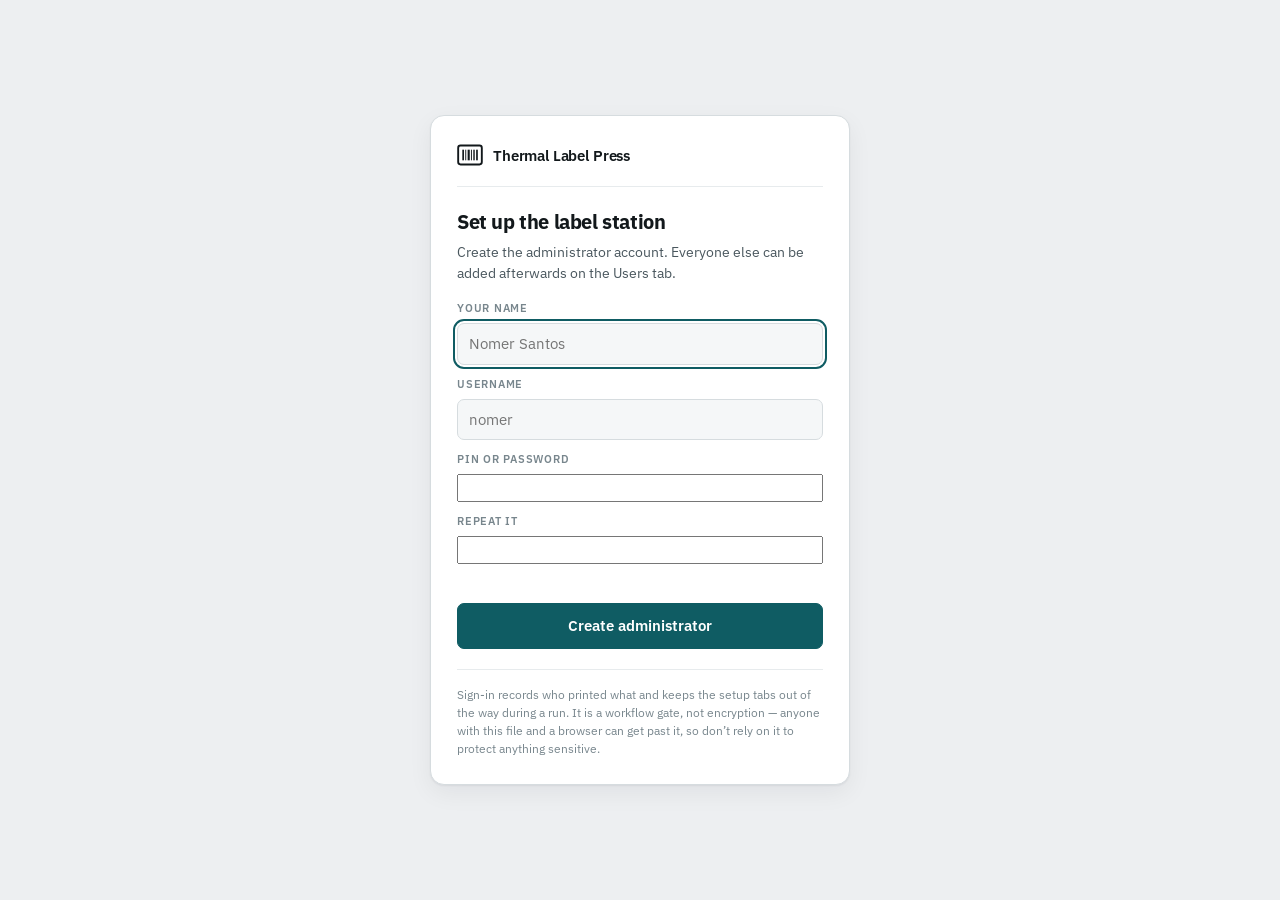
<file: offline/Thermal-Label-Press.html>
<!doctype html>
<html lang="en">
<head>
<meta charset="utf-8">
<meta name="viewport" content="width=device-width, initial-scale=1">
<title>Thermal Label Press</title>
<link rel="preconnect" href="https://fonts.googleapis.com">
<link rel="preconnect" href="https://fonts.gstatic.com" crossorigin>
<link rel="stylesheet" href="https://fonts.googleapis.com/css2?family=Courier+Prime:wght@700&family=IBM+Plex+Mono:wght@400;500;600;700&family=IBM+Plex+Sans:wght@400;500;600;700&display=swap">
<style>
:root{
  --ground:#EDEFF1;
  --surface:#FFFFFF;
  --surface-2:#F5F7F8;
  --ink:#12181B;
  --ink-2:#4A575E;
  --ink-3:#78868D;
  --line:#D6DCDF;
  --line-2:#E7EBED;
  --accent:#0F5C63;
  --accent-ink:#FFFFFF;
  --accent-soft:#DCEBEC;
  --warn:#8A5A0B;
  --warn-soft:#FBEED6;
  --bad:#9E2F26;
  --bad-soft:#F8E3E1;
  --good:#2C6A4B;
  --shadow:0 1px 2px rgba(18,24,27,.06), 0 8px 24px rgba(18,24,27,.06);
  --r:10px;
  --sans:"IBM Plex Sans", "Segoe UI", system-ui, -apple-system, sans-serif;
  --mono:"IBM Plex Mono", "SFMono-Regular", Consolas, "Liberation Mono", monospace;
  /* the label's own faces — the typewriter face of the printout, and the
     grotesque the barcode's number is set in */
  --label-mono:"Courier New", "Courier Prime", "Nimbus Mono PS", Courier, monospace;
  --label-num:Arial, "Helvetica Neue", Helvetica, "Liberation Sans", sans-serif;
}
@media (prefers-color-scheme: dark){
  :root:not([data-theme="light"]){
    --ground:#0E1416;
    --surface:#161E21;
    --surface-2:#1C262A;
    --ink:#E8EDEE;
    --ink-2:#A8B5BA;
    --ink-3:#7C8B91;
    --line:#2A363B;
    --line-2:#222D31;
    --accent:#4FB3B8;
    --accent-ink:#062224;
    --accent-soft:#163537;
    --warn:#E0B269;
    --warn-soft:#33280F;
    --bad:#E58A80;
    --bad-soft:#361B18;
    --good:#77C79B;
    --shadow:0 1px 2px rgba(0,0,0,.4), 0 10px 28px rgba(0,0,0,.35);
  }
}
:root[data-theme="dark"]{
  --ground:#0E1416;
  --surface:#161E21;
  --surface-2:#1C262A;
  --ink:#E8EDEE;
  --ink-2:#A8B5BA;
  --ink-3:#7C8B91;
  --line:#2A363B;
  --line-2:#222D31;
  --accent:#4FB3B8;
  --accent-ink:#062224;
  --accent-soft:#163537;
  --warn:#E0B269;
  --warn-soft:#33280F;
  --bad:#E58A80;
  --bad-soft:#361B18;
  --good:#77C79B;
  --shadow:0 1px 2px rgba(0,0,0,.4), 0 10px 28px rgba(0,0,0,.35);
}

*{box-sizing:border-box}
body{
  margin:0;
  background:var(--ground);
  color:var(--ink);
  font-family:var(--sans);
  font-size:15px;
  line-height:1.45;
  -webkit-font-smoothing:antialiased;
}
button,input,select,textarea{font:inherit;color:inherit}
:focus-visible{outline:2px solid var(--accent);outline-offset:2px;border-radius:4px}

/* ---------- top bar ---------- */
.bar{
  position:sticky;top:0;z-index:30;
  display:flex;align-items:center;gap:20px;flex-wrap:wrap;
  padding:10px 20px;
  background:var(--surface);
  border-bottom:1px solid var(--line);
}
.brand{display:flex;align-items:center;gap:10px;font-weight:600;letter-spacing:-.01em}
.brand svg{display:block}
.brand .sub{
  font-family:var(--mono);font-size:11px;color:var(--ink-3);
  text-transform:uppercase;letter-spacing:.08em;border-left:1px solid var(--line);
  padding-left:10px;margin-left:2px;
}
.tabs{display:flex;gap:2px;margin-left:auto;background:var(--surface-2);padding:3px;border-radius:8px}
.tabs button{
  border:0;background:transparent;padding:6px 14px;border-radius:6px;
  font-size:14px;font-weight:500;color:var(--ink-2);cursor:pointer;
}
.tabs button[aria-selected="true"]{background:var(--accent);color:var(--accent-ink)}
.tabs button:hover:not([aria-selected="true"]){color:var(--ink)}

/* ---------- layout ---------- */
.wrap{max-width:1180px;margin:0 auto;padding:22px 20px 80px}
.panel{display:none}
.panel.on{display:block}
.split{display:grid;grid-template-columns:minmax(0,1fr) minmax(0,420px);gap:22px;align-items:start}
@media (max-width:900px){.split{grid-template-columns:minmax(0,1fr)}}

.card{
  background:var(--surface);border:1px solid var(--line);border-radius:var(--r);
  box-shadow:var(--shadow);
}
.card + .card{margin-top:18px}
.card > h2{
  margin:0;padding:13px 18px;border-bottom:1px solid var(--line-2);
  font-size:12px;font-weight:600;text-transform:uppercase;letter-spacing:.09em;color:var(--ink-3);
  display:flex;align-items:center;gap:10px;
}
.card > h2 .count{font-family:var(--mono);letter-spacing:0;color:var(--ink-2)}
.card .body{padding:18px}

.grid2{display:grid;grid-template-columns:1fr 1fr;gap:14px}
.grid3{display:grid;grid-template-columns:1fr 1fr 1fr;gap:14px}
@media (max-width:620px){.grid2,.grid3{grid-template-columns:1fr}}
.field{display:flex;flex-direction:column;gap:6px;min-width:0}
.field.span2{grid-column:1/-1}
.field.off{opacity:.5}
.field.off input{cursor:not-allowed}
label,.lbl{
  font-size:11px;font-weight:600;text-transform:uppercase;letter-spacing:.07em;color:var(--ink-3);
}
input[type=text],input[type=date],input[type=number],select,textarea{
  width:100%;padding:9px 11px;background:var(--surface-2);
  border:1px solid var(--line);border-radius:7px;
}
input:hover,select:hover{border-color:var(--ink-3)}
.mono{font-family:var(--mono);font-variant-numeric:tabular-nums}
.hint{font-size:12px;color:var(--ink-3)}
.row{display:flex;gap:8px;flex-wrap:wrap;align-items:center}

/* ---------- buttons ---------- */
.btn{
  display:inline-flex;align-items:center;justify-content:center;gap:7px;
  padding:9px 15px;border-radius:7px;border:1px solid var(--line);
  background:var(--surface-2);color:var(--ink);font-weight:500;cursor:pointer;
  white-space:nowrap;
}
.btn:hover{border-color:var(--ink-3)}
.btn.primary{background:var(--accent);border-color:var(--accent);color:var(--accent-ink);font-weight:600}
.btn.primary:hover{filter:brightness(1.08)}
.btn.ghost{background:transparent;border-color:transparent;color:var(--ink-2);padding:6px 9px}
.btn.ghost:hover{background:var(--surface-2);color:var(--ink)}
.btn.tiny{padding:4px 9px;font-size:12px;font-family:var(--mono)}
.btn.danger{color:var(--bad)}
.btn:disabled{opacity:.45;cursor:not-allowed}

/* ---------- preview ---------- */
.previewWrap{position:sticky;top:74px}
.stage{
  padding:22px;display:flex;justify-content:center;
  background:
    linear-gradient(45deg,var(--surface-2) 25%,transparent 25%,transparent 75%,var(--surface-2) 75%) 0 0/16px 16px,
    linear-gradient(45deg,var(--surface-2) 25%,transparent 25%,transparent 75%,var(--surface-2) 75%) 8px 8px/16px 16px,
    var(--surface);
  border-bottom:1px solid var(--line-2);overflow:auto;
}
.stageInner{position:relative;flex:0 0 auto}
.stageInner > .label{transform-origin:top left}
.specs{
  display:flex;gap:14px;flex-wrap:wrap;padding:11px 18px;
  font-family:var(--mono);font-size:12px;color:var(--ink-2);
  border-bottom:1px solid var(--line-2);
}
.specs b{color:var(--ink);font-weight:600}
.flag{
  margin:0 18px 14px;padding:9px 12px;border-radius:7px;font-size:13px;
  display:flex;gap:9px;align-items:flex-start;
}
.flag.warn{background:var(--warn-soft);color:var(--warn)}
.flag.bad{background:var(--bad-soft);color:var(--bad)}
.flag.ok{background:var(--accent-soft);color:var(--accent)}
.flag .ic{font-family:var(--mono);font-weight:700}

/* the label itself — fixed white media in both themes, it is physical paper */
.label{
  background:#fff;color:#000;
  display:flex;flex-direction:column;align-items:center;justify-content:center;
  font-family:var(--label-mono);font-weight:700;
  overflow:hidden;
  box-shadow:0 0 0 1px rgba(0,0,0,.18);
}
.label .ln{text-align:center;width:100%}
.label .dates{width:100%;text-align:center}
.label svg{display:block}
.label .num{font-family:var(--label-num);line-height:1}

/* ---------- queue ---------- */
.qrow{
  display:flex;align-items:center;gap:12px;padding:10px 18px;border-bottom:1px solid var(--line-2);
}
.qrow:last-child{border-bottom:0}
.qrow .nm{flex:1;min-width:0;overflow:hidden;text-overflow:ellipsis;white-space:nowrap}
.qrow .cd{font-family:var(--mono);font-size:12px;color:var(--ink-3)}
.qty{
  font-family:var(--mono);font-size:12px;font-weight:600;padding:2px 8px;border-radius:20px;
  background:var(--accent-soft);color:var(--accent);
}
.empty{padding:26px 18px;text-align:center;color:var(--ink-3);font-size:14px}

/* ---------- table ---------- */
.tblWrap{overflow-x:auto}
table{border-collapse:collapse;width:100%;font-size:14px}
th{
  text-align:left;padding:9px 14px;font-size:11px;text-transform:uppercase;letter-spacing:.07em;
  color:var(--ink-3);border-bottom:1px solid var(--line);white-space:nowrap;
}
td{padding:9px 14px;border-bottom:1px solid var(--line-2);vertical-align:middle}
tr:last-child td{border-bottom:0}
tbody tr:hover{background:var(--surface-2)}
td.acts{text-align:right;white-space:nowrap}
td select{padding:5px 9px;font-size:13px;min-width:150px}
td select.unset{border-color:var(--warn);background:var(--warn-soft);color:var(--warn);font-weight:600}

pre.zpl{
  margin:0;padding:14px;background:var(--surface-2);border:1px solid var(--line);border-radius:8px;
  font-family:var(--mono);font-size:12px;line-height:1.5;max-height:260px;overflow:auto;white-space:pre;
}
.toast{
  position:fixed;left:50%;bottom:26px;transform:translateX(-50%) translateY(140%);
  background:var(--ink);color:var(--ground);padding:10px 18px;border-radius:24px;
  font-size:14px;font-weight:500;z-index:60;transition:transform .25s ease;box-shadow:var(--shadow);
  visibility:hidden;
}
.toast.up{transform:translateX(-50%) translateY(0);visibility:visible}
@media (prefers-reduced-motion:reduce){.toast{transition:none}}

/* ---------- sign in ---------- */
.who{display:flex;align-items:center;gap:8px;margin-left:14px;padding-left:14px;border-left:1px solid var(--line)}
.whoName{font-size:14px;font-weight:500}
.chip{
  font-family:var(--mono);font-size:11px;font-weight:600;text-transform:uppercase;letter-spacing:.06em;
  padding:2px 8px;border-radius:20px;background:var(--accent-soft);color:var(--accent);
}
body.locked .bar,body.locked .wrap{display:none}
#gate{
  position:fixed;inset:0;z-index:100;display:flex;align-items:center;justify-content:center;
  padding:24px;background:var(--ground);overflow:auto;
}
#gate[hidden],#setup-panel[hidden],#login-panel[hidden]{display:none}
.gateCard{
  width:100%;max-width:420px;background:var(--surface);border:1px solid var(--line);
  border-radius:14px;box-shadow:var(--shadow);padding:26px;
}
.gateBrand{
  display:flex;align-items:center;gap:10px;font-weight:600;letter-spacing:-.01em;
  padding-bottom:18px;margin-bottom:20px;border-bottom:1px solid var(--line-2);
}
.gateCard h1{margin:0 0 6px;font-size:20px;letter-spacing:-.02em}
.gateNote{margin:0 0 18px;font-size:14px;color:var(--ink-2)}
.gateCard .field{margin-bottom:12px}
.chk{display:flex;align-items:center;gap:8px;font-size:13px;color:var(--ink-2);margin:4px 0 14px;cursor:pointer;
  text-transform:none;letter-spacing:0;font-weight:400}
.chk input{width:auto;accent-color:var(--accent)}
.btn.wide{width:100%;padding:11px}
.gateMsg{font-size:13px;color:var(--bad);min-height:19px;margin-bottom:8px}
.gateFoot{margin:20px 0 0;padding-top:16px;border-top:1px solid var(--line-2);font-size:12px;line-height:1.5;color:var(--ink-3)}
@media print{#gate{display:none !important}}

/* ---------- print ---------- */
#sheet{display:none}
@media print{
  body{background:#fff}
  .bar,.wrap,.toast{display:none !important}
  #sheet{display:block}
  #sheet .label{
    box-shadow:none;break-after:page;page-break-after:always;
  }
  #sheet .label:last-child{break-after:auto;page-break-after:auto}
}
</style>

</head>
<body>
<header class="bar">
  <div class="brand">
    <svg width="22" height="22" viewBox="0 0 22 22" aria-hidden="true">
      <rect x="1" y="3" width="20" height="16" rx="2" fill="none" stroke="currentColor" stroke-width="1.6"/>
      <g fill="currentColor">
        <rect x="4.5" y="6.5" width="1.4" height="9"/><rect x="7" y="6.5" width="0.8" height="9"/>
        <rect x="9" y="6.5" width="1.8" height="9"/><rect x="11.8" y="6.5" width="0.8" height="9"/>
        <rect x="13.8" y="6.5" width="1.2" height="9"/><rect x="16.2" y="6.5" width="1.4" height="9"/>
      </g>
    </svg>
    <span>Thermal Label Press</span>
    <span class="sub">Code 128</span>
  </div>
  <nav class="tabs" role="tablist">
    <button role="tab" aria-selected="true" data-tab="print">Print</button>
    <button role="tab" aria-selected="false" data-tab="products" data-admin="1">Products</button>
    <button role="tab" aria-selected="false" data-tab="customers" data-admin="1">Customers</button>
    <button role="tab" aria-selected="false" data-tab="log">Print log</button>
    <button role="tab" aria-selected="false" data-tab="setup" data-admin="1">Label setup</button>
    <button role="tab" aria-selected="false" data-tab="users" data-admin="1">Users</button>
  </nav>
  <div class="who" id="who">
    <span class="whoName" id="who-name"></span>
    <span class="chip" id="who-role"></span>
    <button class="btn ghost tiny" id="b-lock" title="Lock the station">Lock</button>
    <button class="btn ghost tiny" id="b-signout">Sign out</button>
  </div>
</header>

<!-- ============ SIGN IN ============ -->
<div id="gate" hidden>
  <div class="gateCard">
    <div class="gateBrand">
      <svg width="26" height="26" viewBox="0 0 22 22" aria-hidden="true">
        <rect x="1" y="3" width="20" height="16" rx="2" fill="none" stroke="currentColor" stroke-width="1.6"/>
        <g fill="currentColor">
          <rect x="4.5" y="6.5" width="1.4" height="9"/><rect x="7" y="6.5" width="0.8" height="9"/>
          <rect x="9" y="6.5" width="1.8" height="9"/><rect x="11.8" y="6.5" width="0.8" height="9"/>
          <rect x="13.8" y="6.5" width="1.2" height="9"/><rect x="16.2" y="6.5" width="1.4" height="9"/>
        </g>
      </svg>
      <span>Thermal Label Press</span>
    </div>

    <form id="setup-panel" hidden autocomplete="off">
      <h1>Set up the label station</h1>
      <p class="gateNote">Create the administrator account. Everyone else can be added afterwards on the Users tab.</p>
      <div class="field"><label for="su-name">Your name</label><input type="text" id="su-name" autocomplete="off" placeholder="Nomer Santos"></div>
      <div class="field"><label for="su-user">Username</label><input type="text" id="su-user" autocomplete="off" placeholder="nomer"></div>
      <div class="field"><label for="su-pin">PIN or password</label><input type="password" id="su-pin" autocomplete="new-password"></div>
      <div class="field"><label for="su-pin2">Repeat it</label><input type="password" id="su-pin2" autocomplete="new-password"></div>
      <div class="gateMsg" id="su-msg"></div>
      <button class="btn primary wide" type="submit">Create administrator</button>
    </form>

    <form id="login-panel" hidden autocomplete="off">
      <h1 id="login-title">Sign in</h1>
      <p class="gateNote" id="login-note">The station is locked. Sign in to print.</p>
      <div class="field"><label for="li-user">Username</label><input type="text" id="li-user" autocomplete="username"></div>
      <div class="field"><label for="li-pin">PIN or password</label><input type="password" id="li-pin" autocomplete="current-password"></div>
      <label class="chk"><input type="checkbox" id="li-stay"> Keep me signed in on this computer</label>
      <div class="gateMsg" id="li-msg"></div>
      <button class="btn primary wide" type="submit">Sign in</button>
    </form>

    <p class="gateFoot">Sign-in records who printed what and keeps the setup tabs out of the way during a run. It is a
      workflow gate, not encryption — anyone with this file and a browser can get past it, so don’t rely on it to
      protect anything sensitive.</p>
  </div>
</div>

<main class="wrap">

<!-- ============ PRINT ============ -->
<section class="panel on" id="p-print">
<div class="split">

  <div>
    <div class="card">
      <h2>Label content</h2>
      <div class="body">
        <div class="grid2">
          <div class="field span2">
            <label for="f-cust">Customer</label>
            <select id="f-cust"></select>
            <span class="hint">Every product belongs to a customer. Choosing one narrows the product list and is recorded in the print log — customer details never appear on the label.</span>
          </div>
          <div class="field span2">
            <label for="f-pick">Product</label>
            <select id="f-pick"></select>
            <span class="hint">Pick a saved product to fill the name, size and barcode. Choose “Custom entry” to type a one-off label.</span>
          </div>
          <div class="field span2">
            <label for="f-name">Product name</label>
            <input type="text" id="f-name" placeholder="AllJoy Chicken Liver">
          </div>
          <div class="field">
            <label for="f-size">Pack size</label>
            <input type="text" id="f-size" placeholder="250g">
          </div>
          <div class="field">
            <label for="f-code">Barcode number</label>
            <input type="text" id="f-code" class="mono" placeholder="39012472" inputmode="numeric">
          </div>
          <div class="field">
            <label for="f-pd">Production date</label>
            <input type="date" id="f-pd">
            <div class="row"><button class="btn tiny" data-pd="today">Today</button></div>
          </div>
          <div class="field">
            <label for="f-ed">Expiry date</label>
            <input type="date" id="f-ed">
            <div class="row">
              <button class="btn tiny" data-shelf="3">+3 mo</button>
              <button class="btn tiny" data-shelf="6">+6 mo</button>
              <button class="btn tiny" data-shelf="12">+1 yr</button>
              <button class="btn tiny" data-shelf="24">+2 yr</button>
            </div>
          </div>
          <div class="field">
            <label for="f-copies">Copies</label>
            <input type="number" id="f-copies" value="1" min="1" max="500" class="mono">
          </div>
          <div class="field">
            <span class="lbl" data-admin="1">Catalog</span>
            <button class="btn" id="b-save" data-admin="1">Save to products</button>
          </div>
        </div>
      </div>
    </div>

    <div class="card">
      <h2>Print queue <span class="count" id="q-count">0 labels</span></h2>
      <div id="q-list"><div class="empty">Nothing queued. Add labels here to print several products in one run.</div></div>
      <div class="body row" style="border-top:1px solid var(--line-2)">
        <button class="btn primary" id="b-printq">Print queue</button>
        <button class="btn" id="b-addq">Add current label</button>
        <button class="btn ghost danger" id="b-clearq">Clear</button>
      </div>
    </div>

    <div class="card">
      <h2>Printer command · ZPL</h2>
      <div class="body">
        <pre class="zpl" id="zpl"></pre>
        <div class="row" style="margin-top:12px">
          <button class="btn" id="b-copyzpl">Copy ZPL</button>
          <span class="hint">Send straight to a Zebra printer (or a Godex model running ZPL emulation) — no driver, no browser margins.</span>
        </div>
      </div>
    </div>
  </div>

  <div class="previewWrap">
    <div class="card">
      <h2>Preview <span class="count" id="pv-scale"></span></h2>
      <div class="stage" id="stage"><div class="stageInner" id="stageInner"></div></div>
      <div class="specs" id="specs"></div>
      <div id="flags"></div>
      <div class="body row" style="padding-top:4px">
        <button class="btn primary" id="b-print">Print label</button>
        <button class="btn" id="b-zoom">Zoom</button>
      </div>
    </div>
  </div>

</div>
</section>

<!-- ============ PRODUCTS ============ -->
<section class="panel" id="p-products">
  <div class="card">
    <h2 id="prod-title">Add a product</h2>
    <div class="body">
      <div class="grid3">
        <div class="field"><label for="n-name">Product name</label><input type="text" id="n-name" placeholder="AllJoy Beef Tapa"></div>
        <div class="field"><label for="n-size">Pack size</label><input type="text" id="n-size" placeholder="500g"></div>
        <div class="field"><label for="n-code">Barcode number</label><input type="text" id="n-code" class="mono" placeholder="39012473"></div>
        <div class="field" style="grid-column:span 2"><label for="n-cust">Customer</label><select id="n-cust"></select></div>
      </div>
      <div class="row" style="margin-top:14px">
        <button class="btn primary" id="b-add">Add product</button>
        <button class="btn ghost" id="b-pcancel" style="display:none">Cancel</button>
        <span class="hint" id="add-msg"></span>
      </div>
    </div>
  </div>

  <div class="card">
    <h2>Saved products <span class="count" id="cat-count"></span></h2>
    <div id="cat-warn"></div>
    <div class="tblWrap">
      <table>
        <thead><tr><th>Product</th><th>Size</th><th>Barcode</th><th>Customer</th><th></th></tr></thead>
        <tbody id="cat-body"></tbody>
      </table>
    </div>
    <div class="body row" style="border-top:1px solid var(--line-2)">
      <button class="btn" id="b-export">Export CSV</button>
      <button class="btn" id="b-import">Import CSV</button>
      <input type="file" id="f-file" accept=".csv,text/csv" style="display:none">
      <span class="hint">Columns: name, size, code, customer. Import adds new codes and updates matching ones; either “customer” or “company” works as the column name.</span>
    </div>
  </div>
</section>

<!-- ============ CUSTOMERS ============ -->
<section class="panel" id="p-customers">
  <div class="card">
    <h2 id="cus-title">Add a customer</h2>
    <div class="body">
      <div class="grid3">
        <div class="field"><label for="c-name">Customer name</label><input type="text" id="c-name" placeholder="AllJoy Foods"></div>
        <div class="field"><label for="c-code">Customer code</label><input type="text" id="c-code" class="mono" placeholder="ALLJOY"></div>
        <div class="field"><label for="c-contact">Contact person</label><input type="text" id="c-contact" placeholder="Ms. Rivera · 0917 000 0000"></div>
        <div class="field" style="grid-column:span 2"><label for="c-addr">Address</label><input type="text" id="c-addr" placeholder="Quezon City"></div>
        <div class="field"><label for="c-notes">Notes</label><input type="text" id="c-notes" placeholder="Deliveries Tue &amp; Fri"></div>
        <div class="field"><label for="c-w">Label width (mm)</label><input type="number" id="c-w" class="mono" step="0.5" min="20" placeholder="house default"></div>
        <div class="field"><label for="c-h">Label height (mm)</label><input type="number" id="c-h" class="mono" step="0.5" min="15" placeholder="house default"></div>
        <div class="field" style="display:flex;justify-content:flex-end">
          <span class="hint">Leave the size blank to follow the house default. Setting it gives this customer its own stock, sized to fit automatically — fine-tune it any time on the Label setup tab.</span>
        </div>
      </div>
      <div class="row" style="margin-top:14px">
        <button class="btn primary" id="b-cadd">Add customer</button>
        <button class="btn ghost" id="b-ccancel" style="display:none">Cancel</button>
        <span class="hint" id="cus-msg"></span>
      </div>
    </div>
  </div>

  <div class="card">
    <h2>Customers <span class="count" id="cus-count"></span></h2>
    <div class="tblWrap">
      <table>
        <thead><tr><th>Customer</th><th>Code</th><th>Label stock</th><th>Contact</th><th>Address</th><th>Notes</th><th>Products</th><th></th></tr></thead>
        <tbody id="cus-body"></tbody>
      </table>
    </div>
    <div class="body row" style="border-top:1px solid var(--line-2)">
      <button class="btn" id="b-cexport">Export CSV</button>
      <button class="btn" id="b-cimport">Import CSV</button>
      <input type="file" id="c-file" accept=".csv,text/csv" style="display:none">
      <span class="hint">Columns: name, code, contact, address, notes.</span>
    </div>
  </div>
</section>

<!-- ============ USERS ============ -->
<section class="panel" id="p-users">
  <div class="card">
    <h2 id="usr-title">Add a user</h2>
    <div class="body">
      <div class="grid3">
        <div class="field"><label for="u-name">Name</label><input type="text" id="u-name" autocomplete="off" placeholder="Rosa dela Cruz"></div>
        <div class="field"><label for="u-user">Username</label><input type="text" id="u-user" autocomplete="off" placeholder="rosa"></div>
        <div class="field"><label for="u-role">Role</label>
          <select id="u-role">
            <option value="operator">Operator — print and view the log</option>
            <option value="admin">Administrator — everything</option>
          </select>
        </div>
        <div class="field"><label for="u-pin">PIN or password</label><input type="password" id="u-pin" autocomplete="new-password"></div>
        <div class="field"><label for="u-pin2">Repeat it</label><input type="password" id="u-pin2" autocomplete="new-password"></div>
      </div>
      <div class="row" style="margin-top:14px">
        <button class="btn primary" id="b-uadd">Add user</button>
        <button class="btn ghost" id="b-ucancel" style="display:none">Cancel</button>
        <span class="hint" id="usr-msg"></span>
      </div>
    </div>
  </div>

  <div class="card">
    <h2>Users <span class="count" id="usr-count"></span></h2>
    <div class="tblWrap">
      <table>
        <thead><tr><th>Name</th><th>Username</th><th>Role</th><th>Last signed in</th><th></th></tr></thead>
        <tbody id="usr-body"></tbody>
      </table>
    </div>
    <div class="body" style="border-top:1px solid var(--line-2)">
      <div class="flag warn"><span class="ic">△</span><span>Sign-in is a workflow gate and an audit trail, not real security.
        Accounts live in this browser on this computer; PINs are stored as salted hashes, but anyone who can open this
        file in their own browser can work around the gate entirely. Use it to keep a run tidy and to know who printed
        what — not to protect anything confidential.</span></div>
      <div class="row" style="margin-top:14px">
        <button class="btn" id="b-uexport">Export users CSV</button>
        <span class="hint">Names, usernames and roles only — PINs are never exported.</span>
      </div>
    </div>
  </div>
</section>

<!-- ============ PRINT LOG ============ -->
<section class="panel" id="p-log">
  <div class="card">
    <h2>Print log <span class="count" id="log-count"></span></h2>
    <div class="tblWrap">
      <table>
        <thead><tr><th>When</th><th>By</th><th>Customer</th><th>Product</th><th>Size</th><th>Barcode</th><th>Dates</th><th>Labels</th></tr></thead>
        <tbody id="log-body"></tbody>
      </table>
    </div>
    <div class="body row" style="border-top:1px solid var(--line-2)">
      <button class="btn" id="b-lexport">Export CSV</button>
      <button class="btn ghost danger" id="b-lclear" data-admin="1">Clear log</button>
      <span class="hint">Every print run is recorded here — the last 2,000 runs are kept.</span>
    </div>
  </div>
</section>

<!-- ============ SETUP ============ -->
<section class="panel" id="p-setup">
  <div class="split">
    <div>
      <div class="card">
        <h2>Label stock</h2>
        <div id="scope" style="padding:14px 18px 0"></div>
        <div class="body">
          <div class="grid3">
            <div class="field span2" style="grid-column:span 3">
              <label for="s-preset">Size preset</label>
              <select id="s-preset">
                <option value="50x30">50 × 30 mm  (2.0 × 1.2 in)</option>
                <option value="50x25">50 × 25 mm  (2.0 × 1.0 in)</option>
                <option value="57x32">57 × 32 mm</option>
                <option value="60x40">60 × 40 mm</option>
                <option value="40x30">40 × 30 mm</option>
                <option value="76x51">76 × 51 mm  (3.0 × 2.0 in)</option>
                <option value="100x50">100 × 50 mm (4.0 × 2.0 in)</option>
                <option value="custom">Custom…</option>
              </select>
            </div>
            <div class="field"><label for="s-w">Width (mm)</label><input type="number" id="s-w" class="mono" step="0.5" min="20"></div>
            <div class="field"><label for="s-h">Height (mm)</label><input type="number" id="s-h" class="mono" step="0.5" min="15"></div>
            <div class="field"><label for="s-pad">Margin (mm)</label><input type="number" id="s-pad" class="mono" step="0.5" min="0"></div>
            <div class="field"><label for="s-dpi">Printer resolution</label>
              <select id="s-dpi"><option value="203">203 dpi (8 dots/mm)</option><option value="300">300 dpi (12 dots/mm)</option><option value="600">600 dpi (24 dots/mm)</option></select>
            </div>
            <div class="field"><label for="s-dark">Darkness (ZPL)</label><input type="number" id="s-dark" class="mono" min="0" max="30" step="1"></div>
            <div class="field"><label for="s-speed">Print speed (ips)</label><input type="number" id="s-speed" class="mono" min="2" max="12" step="1"></div>
          </div>
        </div>
      </div>

      <div class="card">
        <h2>Barcode measurement</h2>
        <div class="body">
          <div class="grid3">
            <div class="field" style="grid-column:span 3">
              <label for="s-barmode">Sizing method</label>
              <select id="s-barmode">
                <option value="width">Set the barcode size — bars adjust to fit</option>
                <option value="module">Set the module width — barcode grows with longer numbers</option>
              </select>
            </div>
            <div class="field" id="fld-barw"><label for="s-barw">Barcode width (mm)</label><input type="number" id="s-barw" class="mono" step="0.5" min="10"></div>
            <div class="field"><label for="s-bar">Barcode height (mm)</label><input type="number" id="s-bar" class="mono" step="0.5" min="3"></div>
            <div class="field" id="fld-mod"><label for="s-mod">Module width (mm)</label><input type="number" id="s-mod" class="mono" step="0.01" min="0.15"></div>
            <div class="field" style="grid-column:span 3">
              <label for="s-suffix">What the scanner types after the number</label>
              <select id="s-suffix">
                <option value="lf">Enter — line feed (matches the sample label)</option>
                <option value="cr">Enter — carriage return</option>
                <option value="crlf">Enter — carriage return + line feed</option>
                <option value="tab">Tab</option>
                <option value="">Nothing — just the number</option>
              </select>
            </div>
          </div>
          <div class="row" style="margin-top:14px">
            <span class="hint" id="bar-readout"></span>
          </div>
        </div>
      </div>

      <div class="card">
        <h2>Typography</h2>
        <div class="body">
          <div class="grid3">
            <div class="field"><label for="s-title">Name size (mm)</label><input type="number" id="s-title" class="mono" step="0.1" min="1"></div>
            <div class="field"><label for="s-date">Date size (mm)</label><input type="number" id="s-date" class="mono" step="0.1" min="1"></div>
            <div class="field"><label for="s-num">Number size (mm)</label><input type="number" id="s-num" class="mono" step="0.1" min="1"></div>
            <div class="field"><label for="s-fmt">Date format</label>
              <select id="s-fmt">
                <option value="mdy">Aug 20,2026</option>
                <option value="dmy">20 Aug 2026</option>
                <option value="iso">2026-08-20</option>
                <option value="slash">08/20/2026</option>
              </select>
            </div>
            <div class="field"><label for="s-pdl">“Produced” label</label><input type="text" id="s-pdl"></div>
            <div class="field"><label for="s-edl">“Expires” label</label><input type="text" id="s-edl"></div>
            <div class="field"><label for="s-shownum">Number under bars</label>
              <select id="s-shownum"><option value="1">Show</option><option value="0">Hide</option></select>
            </div>
          </div>
          <div class="row" style="margin-top:16px">
            <button class="btn" id="b-fit">Auto-fit to stock</button>
            <button class="btn ghost" id="b-reset">Reset to defaults</button>
            <span class="hint">Auto-fit sizes the text and bars to fill the current label.</span>
          </div>
        </div>
      </div>
    </div>

    <div class="previewWrap">
      <div class="card">
        <h2>Live preview</h2>
        <div class="stage" id="stage2"><div class="stageInner" id="stageInner2"></div></div>
        <div class="specs" id="specs2"></div>
        <div id="flags2" style="padding-top:12px"></div>
      </div>
      <div class="card">
        <h2>Printing notes</h2>
        <div class="body" style="font-size:14px;color:var(--ink-2);display:flex;flex-direction:column;gap:10px">
          <p style="margin:0"><b style="color:var(--ink)">Browser printing.</b> In the print dialog choose your Zebra or Godex driver, set paper to the same size as above, scale to 100% (not “fit to page”), and turn margins off. The page size is already embedded in the label.</p>
          <p style="margin:0"><b style="color:var(--ink)">Direct ZPL.</b> Copying the ZPL and sending it to the printer’s port skips the driver entirely and gives the sharpest bars, because the printer renders them at exact dot boundaries. The layout matches, but the text comes out in the printer’s own built-in font — print through the driver when you want the typewriter face of the sample label.</p>
          <p style="margin:0"><b style="color:var(--ink)">Scan quality.</b> Keep the module width at or above 0.25 mm and the barcode at least 8 mm tall. The module width is the width of the thinnest bar: widen the barcode to raise it, and remember that a longer barcode number divides the same width into more bars. Anything thinner than one printer dot cannot print cleanly and will fail to scan.</p>
        </div>
      </div>
    </div>
  </div>
</section>

</main>

<div id="sheet"></div>
<div class="toast" id="toast"></div>

<script>
"use strict";

/* ============================================================
   Code 128 encoder  (values 0-106: 103=StartA 104=StartB 105=StartC 106=Stop)
   ============================================================ */
const C128 = ["212222","222122","222221","121223","121322","131222","122213","122312","132212","221213",
"221312","231212","112232","122132","122231","113222","123122","123221","223211","221132",
"221231","213212","223112","312131","311222","321122","321221","312212","322112","322211",
"212123","212321","232121","111323","131123","131321","112313","132113","132311","211313",
"231113","231311","112133","112331","132131","113123","113321","133121","313121","211331",
"231131","213113","213311","213131","311123","311321","331121","312113","312311","332111",
"314111","221411","431111","111224","111422","121124","121421","141122","141221","112214",
"112412","122114","122411","142112","142211","241211","221114","413111","241112","134111",
"111242","121142","121241","114212","124112","124211","411212","421112","421211","212141",
"214121","412121","111143","111341","131141","114113","114311","411113","411311","113141",
"114131","311141","411131","211412","211214","211232","2331112"];

function digitRun(s, i){ let n = 0; while (i + n < s.length && s[i+n] >= "0" && s[i+n] <= "9") n++; return n; }

/* Returns { modules: "1010...", codes: [...] } or throws on unsupported characters. */
function code128(data){
  if (!data || !data.length) throw new Error("empty");
  for (const ch of data){
    const c = ch.charCodeAt(0);
    if (c > 126) throw new Error("Character “" + ch + "” cannot be encoded in Code 128 (use plain ASCII).");
  }
  const codes = [];
  let mode, i = 0;
  const head = digitRun(data, 0);
  if ((head === data.length && head >= 2 && head % 2 === 0) || head >= 4){ mode = "C"; codes.push(105); }
  else { mode = "B"; codes.push(104); }

  while (i < data.length){
    const cc = data.charCodeAt(i);
    if (cc < 32){                                            // control character — Code A only
      if (mode !== "A"){ codes.push(101); mode = "A"; }      // Code A
      codes.push(cc + 64); i += 1;
      continue;
    }
    if (mode === "A"){
      const run = digitRun(data, i);
      if (run >= 4 && run % 2 === 0){ codes.push(99); mode = "C"; }
      else { codes.push(100); mode = "B"; }
      continue;
    }
    if (mode === "C"){
      const run = digitRun(data, i);
      if (run >= 2){ codes.push(parseInt(data.substr(i,2),10)); i += 2; }
      else { codes.push(100); mode = "B"; }                 // Code B
    } else {
      const run = digitRun(data, i);
      const toEnd = (i + run === data.length);
      if (run >= 6 || (run >= 4 && toEnd)){
        if (run % 2 === 1){ codes.push(cc - 32); i += 1; }
        codes.push(99); mode = "C";                          // Code C
      } else {
        codes.push(cc - 32); i += 1;
      }
    }
  }
  let sum = codes[0];
  for (let k = 1; k < codes.length; k++) sum += codes[k] * k;
  codes.push(sum % 103);
  codes.push(106);

  let modules = "";
  for (const c of codes){
    const p = C128[c];
    for (let k = 0; k < p.length; k++) modules += (k % 2 === 0 ? "1" : "0").repeat(+p[k]);
  }
  return { modules, codes };
}

/* Barcode as an SVG string, sized in millimetres. */
function barcodeSVG(modules, moduleMM, heightMM){
  const w = modules.length * moduleMM;
  let rects = "", run = 0;
  for (let i = 0; i <= modules.length; i++){
    if (modules[i] === "1"){ run++; continue; }
    if (run){ rects += '<rect x="' + ((i - run) * moduleMM).toFixed(4) + '" y="0" width="' + (run * moduleMM).toFixed(4) + '" height="' + heightMM + '" />'; run = 0; }
  }
  return '<svg width="' + w.toFixed(3) + 'mm" height="' + heightMM + 'mm" viewBox="0 0 ' + w.toFixed(3) + ' ' + heightMM +
         '" preserveAspectRatio="none" shape-rendering="crispEdges" fill="#000" role="img" aria-label="Barcode">' + rects + '</svg>';
}

/* ============================================================
   State
   ============================================================ */
const DEFAULTS = {
  w:50, h:30, pad:1.4, dpi:203, dark:12, speed:4,
  title:3.3, date:2.7, num:3.0, bar:8, mod:0.38,
  barmode:"width", barw:30, suffix:"lf", fmtv:1,
  fmt:"mdy", pdl:"PD:", edl:"ED:", shownum:1
};
const SEED_CO = { id:"co-alljoy", name:"AllJoy", code:"ALLJOY", contact:"", address:"", notes:"" };
const SEED = [{ name:"AllJoy Chicken Liver", size:"250g", code:"39012472", cust:"co-alljoy" }];
const LOG_MAX = 2000;

const store = {
  read(k, fb){ try { const v = localStorage.getItem(k); return v ? JSON.parse(v) : fb; } catch(e){ return fb; } },
  write(k, v){ try { localStorage.setItem(k, JSON.stringify(v)); } catch(e){} }
};

let house     = Object.assign({}, DEFAULTS, store.read("tlp.cfg", {}));
let cfg       = Object.assign({}, house);
const fresh   = store.read("tlp.customers", null) === null;
let customers = fresh ? [Object.assign({}, SEED_CO)] : store.read("tlp.customers", []);
let catalog   = (store.read("tlp.catalog", null) || (fresh ? SEED : []))
                  .map(p => Object.assign({ cust:"" }, p));
let logbook   = store.read("tlp.log", []);
let queue     = store.read("tlp.queue", []);
let editingCustomer = null;
let zoom      = 2;

/* Stock and layout belong to the customer; the printer settings belong to the machine. */
const STOCK_KEYS   = ["w","h","pad","title","date","num","bar","mod","barmode","barw","fmt","pdl","edl","shownum","suffix"];
const PRINTER_KEYS = ["dpi","dark","speed"];

/* The label profile in force for a customer: its own stock over the house default,
   with this machine's printer settings layered on top. */
function profileFor(custId){
  const c = custById(custId);
  const prof = Object.assign({}, house);
  if (c && c.stock) STOCK_KEYS.forEach(k => { if (c.stock[k] !== undefined) prof[k] = c.stock[k]; });
  return prof;
}
function stockLabel(c){
  return c && c.stock ? c.stock.w + " × " + c.stock.h + " mm" : "";
}
/* Which customer's stock the Label setup tab is editing (blank = the house default). */
function editingScope(){ return $("#f-cust") ? $("#f-cust").value : ""; }

function uid(){ return "c" + Date.now().toString(36) + Math.random().toString(36).slice(2,6); }
function custById(id){ return customers.find(c => c.id === id) || null; }
function custName(id){
  const c = custById(id);
  return c ? (c.name + (c.code ? " (" + c.code + ")" : "")) : "";
}
function needCompany(msgEl){
  if (customers.length) return false;
  const m = $(msgEl);
  if (m) m.textContent = "Add a customer first — every product belongs to one.";
  return true;
}
function custOptions(sel, blankLabel){
  const cur = sel.value;
  sel.innerHTML = '<option value="">' + blankLabel + "</option>" +
    customers.map(c => '<option value="' + c.id + '">' + esc(custName(c.id)) + "</option>").join("");
  sel.value = customers.some(c => c.id === cur) ? cur : "";
}

const $  = (s, r) => (r || document).querySelector(s);
const $$ = (s, r) => Array.from((r || document).querySelectorAll(s));

const MON = ["Jan","Feb","Mar","Apr","May","Jun","Jul","Aug","Sep","Oct","Nov","Dec"];
function fmtDate(iso, c){
  c = c || cfg;
  if (!iso) return "";
  const p = iso.split("-"); if (p.length !== 3) return iso;
  const y = p[0], m = +p[1], d = p[2];
  switch (c.fmt){
    case "dmy":   return d + " " + MON[m-1] + " " + y;
    case "iso":   return y + "-" + p[1] + "-" + d;
    case "slash": return p[1] + "/" + d + "/" + y;
    default:      return MON[m-1] + " " + d + "," + y;
  }
}
function addMonths(iso, n){
  if (!iso) return "";
  const p = iso.split("-").map(Number);
  const dt = new Date(Date.UTC(p[0], p[1]-1+n, p[2]));
  return dt.toISOString().slice(0,10);
}
function todayISO(){
  const d = new Date(); const off = d.getTimezoneOffset();
  return new Date(d.getTime() - off*60000).toISOString().slice(0,10);
}
function esc(s){ return String(s).replace(/[&<>"]/g, c => ({"&":"&amp;","<":"&lt;",">":"&gt;",'"':"&quot;"}[c])); }

/* ============================================================
   Sign-in — a workflow gate and an audit trail, not security.
   PINs are kept as PBKDF2-SHA256 hashes with a per-user salt so they
   are not sitting in the clear, but the gate itself is bypassable.
   ============================================================ */
const IDLE_MIN = 30;                       /* lock the station after this long untouched */
let users = store.read("tlp.users", null);
let me = null;
let editingUser = null;
let idleTimer = null;

const hex = buf => Array.from(new Uint8Array(buf)).map(b => b.toString(16).padStart(2,"0")).join("");
function randomSalt(){
  const a = new Uint8Array(16);
  (window.crypto || {}).getRandomValues ? crypto.getRandomValues(a) : a.forEach((_,i) => a[i] = i * 7 + 11);
  return hex(a.buffer);
}
async function hashPin(pin, salt){
  const enc = new TextEncoder();
  if (window.crypto && crypto.subtle && crypto.subtle.importKey){
    try {
      const key = await crypto.subtle.importKey("raw", enc.encode(pin), "PBKDF2", false, ["deriveBits"]);
      const bits = await crypto.subtle.deriveBits(
        { name:"PBKDF2", salt: enc.encode(salt), iterations: 120000, hash:"SHA-256" }, key, 256);
      return "pbkdf2:" + hex(bits);
    } catch(e){ /* fall through */ }
  }
  let h = 0x811c9dc5;                      /* last resort where WebCrypto is unavailable */
  for (const ch of (salt + "|" + pin + "|" + salt)){
    h ^= ch.charCodeAt(0); h = Math.imul(h, 0x01000193) >>> 0;
  }
  return "weak:" + h.toString(16);
}
function isAdmin(){ return !!me && me.role === "admin"; }
function saveUsers(){ store.write("tlp.users", users); }

function showGate(which){
  document.body.classList.add("locked");
  $("#gate").hidden = false;
  $("#setup-panel").hidden = which !== "setup";
  $("#login-panel").hidden = which !== "login";
  const f = which === "setup" ? "#su-name" : "#li-user";
  setTimeout(() => { const el = $(f); if (el) el.focus(); }, 60);
}
function hideGate(){
  document.body.classList.remove("locked");
  $("#gate").hidden = true;
  $("#li-pin").value = "";
  $("#li-msg").textContent = "";
}

function startSession(u, remember){
  me = u;
  u.seen = stamp(new Date());
  saveUsers();
  const token = JSON.stringify({ id: u.id, at: Date.now() });
  try {
    sessionStorage.setItem("tlp.session", token);
    if (remember) localStorage.setItem("tlp.session", token); else localStorage.removeItem("tlp.session");
  } catch(e){}
  hideGate();
  applyRole();
  renderUsers();
  touchIdle();
}
function endSession(hard){
  me = null;
  try { sessionStorage.removeItem("tlp.session"); if (hard) localStorage.removeItem("tlp.session"); } catch(e){}
  clearTimeout(idleTimer);
  showGate("login");
  $("#login-title").textContent = hard ? "Sign in" : "Station locked";
  $("#login-note").textContent = hard
    ? "Sign in to print."
    : "Signed out after " + IDLE_MIN + " minutes untouched. Sign in to carry on.";
}
function touchIdle(){
  if (!me) return;
  clearTimeout(idleTimer);
  idleTimer = setTimeout(() => { if (me) endSession(false); }, IDLE_MIN * 60000);
}
["click","keydown","input"].forEach(ev => document.addEventListener(ev, touchIdle, true));

/* Operators print; administrators do everything else. */
function applyRole(){
  const admin = isAdmin();
  $("#who").style.display = me ? "" : "none";
  if (me){
    $("#who-name").textContent = me.name;
    $("#who-role").textContent = admin ? "Admin" : "Operator";
  }
  $$("[data-admin]").forEach(el => { el.style.display = admin ? "" : "none"; });
  const openTab = $$(".tabs button").find(b => b.getAttribute("aria-selected") === "true");
  if (!admin && (!openTab || openTab.dataset.admin)) selectTab("print");
}
function selectTab(name){
  $$(".tabs button").forEach(x => x.setAttribute("aria-selected", String(x.dataset.tab === name)));
  $$(".panel").forEach(p => p.classList.toggle("on", p.id === "p-" + name));
  renderPreview();
}

/* ---- first run / sign in ---- */
$("#setup-panel").addEventListener("submit", async e => {
  e.preventDefault();
  const name = $("#su-name").value.trim(), user = $("#su-user").value.trim().toLowerCase();
  const pin = $("#su-pin").value, pin2 = $("#su-pin2").value;
  const msg = $("#su-msg");
  if (!name || !user) return void (msg.textContent = "A name and a username are both needed.");
  if (pin.length < 4)  return void (msg.textContent = "Use at least 4 characters for the PIN.");
  if (pin !== pin2)    return void (msg.textContent = "The two PINs don’t match.");
  const salt = randomSalt();
  users = [{ id: uid(), name, user, role: "admin", salt, hash: await hashPin(pin, salt), seen: "" }];
  saveUsers();
  $("#su-pin").value = $("#su-pin2").value = "";
  startSession(users[0], true);
  toast("Welcome, " + name);
});

$("#login-panel").addEventListener("submit", async e => {
  e.preventDefault();
  const user = $("#li-user").value.trim().toLowerCase(), pin = $("#li-pin").value;
  const msg = $("#li-msg");
  const u = (users || []).find(x => x.user === user);
  const hash = u ? await hashPin(pin, u.salt) : null;
  if (!u || hash !== u.hash){
    msg.textContent = "That username and PIN don’t match.";
    $("#li-pin").value = "";
    return;
  }
  startSession(u, $("#li-stay").checked);
  toast("Signed in as " + u.name);
});

$("#b-signout").addEventListener("click", () => endSession(true));
$("#b-lock").addEventListener("click", () => endSession(false));

/* ---- user list ---- */
function renderUsers(){
  if (!$("#usr-body")) return;
  const list = users || [];
  $("#usr-count").textContent = list.length + (list.length === 1 ? " user" : " users");
  $("#usr-body").innerHTML = list.length ? list.map((u,i) =>
    "<tr><td>" + esc(u.name) + (me && u.id === me.id ? ' <span class="cd">· you</span>' : "") +
    '</td><td class="mono">' + esc(u.user) + "</td><td>" +
    '<span class="chip">' + (u.role === "admin" ? "Admin" : "Operator") + "</span></td>" +
    '<td class="mono">' + esc(u.seen || "—") + '</td><td class="acts">' +
    '<button class="btn tiny" data-uedit="' + i + '">Edit</button> ' +
    '<button class="btn tiny danger" data-udel="' + i + '">Delete</button></td></tr>').join("")
    : '<tr><td colspan="5" class="empty">No users yet.</td></tr>';
}
function clearUserForm(){
  ["u-name","u-user","u-pin","u-pin2"].forEach(id => $("#" + id).value = "");
  $("#u-role").value = "operator";
  editingUser = null;
  $("#usr-title").textContent = "Add a user";
  $("#b-uadd").textContent = "Add user";
  $("#b-ucancel").style.display = "none";
  $("#usr-msg").textContent = "";
}
$("#b-uadd").addEventListener("click", async () => {
  if (!isAdmin()) return;
  const name = $("#u-name").value.trim(), user = $("#u-user").value.trim().toLowerCase();
  const role = $("#u-role").value, pin = $("#u-pin").value, pin2 = $("#u-pin2").value;
  const msg = $("#usr-msg");
  if (!name || !user) return void (msg.textContent = "A name and a username are both needed.");
  if (users.some(u => u.user === user && u.id !== editingUser))
    return void (msg.textContent = "That username is taken.");
  const editing = editingUser ? users.find(u => u.id === editingUser) : null;
  if (!editing && pin.length < 4) return void (msg.textContent = "Use at least 4 characters for the PIN.");
  if (pin && pin.length < 4)      return void (msg.textContent = "Use at least 4 characters for the PIN.");
  if (pin !== pin2)               return void (msg.textContent = "The two PINs don’t match.");
  if (editing && editing.role === "admin" && role !== "admin" &&
      users.filter(u => u.role === "admin").length === 1)
    return void (msg.textContent = "Keep at least one administrator.");

  if (editing){
    editing.name = name; editing.user = user; editing.role = role;
    if (pin){ editing.salt = randomSalt(); editing.hash = await hashPin(pin, editing.salt); }
    toast("Updated " + name);
  } else {
    const salt = randomSalt();
    users.push({ id: uid(), name, user, role, salt, hash: await hashPin(pin, salt), seen: "" });
    toast("Added " + name);
  }
  saveUsers(); clearUserForm(); renderUsers(); applyRole();
});
$("#b-ucancel").addEventListener("click", clearUserForm);

$("#usr-body").addEventListener("click", e => {
  if (!isAdmin()) return;
  const ed = e.target.closest("[data-uedit]"), del = e.target.closest("[data-udel]");
  if (ed){
    const u = users[+ed.dataset.uedit];
    editingUser = u.id;
    $("#u-name").value = u.name; $("#u-user").value = u.user; $("#u-role").value = u.role;
    $("#u-pin").value = $("#u-pin2").value = "";
    $("#usr-title").textContent = "Edit user";
    $("#b-uadd").textContent = "Save changes";
    $("#b-ucancel").style.display = "";
    $("#usr-msg").textContent = "Leave the PIN blank to keep the current one.";
    window.scrollTo({ top: 0, behavior: "smooth" });
  }
  if (del){
    const u = users[+del.dataset.udel];
    if (u.role === "admin" && users.filter(x => x.role === "admin").length === 1)
      return void ($("#usr-msg").textContent = "Keep at least one administrator.");
    if (me && u.id === me.id)
      return void ($("#usr-msg").textContent = "You can’t delete the account you’re signed in with.");
    users.splice(+del.dataset.udel, 1);
    if (editingUser === u.id) clearUserForm();
    saveUsers(); renderUsers(); toast("Removed " + u.name);
  }
});
$("#b-uexport").addEventListener("click", () =>
  download("users.csv", csvRows(["name","username","role","last_signed_in"],
    (users || []).map(u => [u.name, u.user, u.role, u.seen || ""])), "text/csv"));

/* ============================================================
   Label rendering
   ============================================================ */
function currentLabel(){
  return {
    name:   $("#f-name").value.trim(),
    size:   $("#f-size").value.trim(),
    pd:     $("#f-pd").value,
    ed:     $("#f-ed").value,
    code:   $("#f-code").value.trim(),
    copies: Math.max(1, Math.min(500, parseInt($("#f-copies").value, 10) || 1)),
    cust:   $("#f-cust").value          /* recorded with the run — never rendered on the label */
  };
}

/* ---- the printout's proportions, measured off the reference label ----
   text lines share one size and one pitch; the barcode is 3.94 text-heights tall
   and 0.65 of the label wide; the number sits just under the bars, slightly larger. */
const LINE     = 1.115;   // line pitch, × text size
const GAP_BARS = 0.17;    // space above the bars, × text size
const GAP_NUM  = 0.10;    // space above the number, × text size
const R_BAR    = 3.94;    // bar height,   × text size
const R_NUM    = 1.08;    // number size,  × text size
const R_BARW   = 0.649;   // barcode width, × label width
/* What the scanner "types" after the number. The reference printout carries a
   line feed, so a scan lands the code and presses Enter. */
const SUFFIX = { "":"", lf:"\n", cr:"\r", crlf:"\r\n", tab:"\t" };
function payloadOf(code, c){ return code + (SUFFIX[(c || cfg).suffix] || ""); }
const R_FILL   = 0.90;    // how much of the label height the printed block fills

/* Builds one .label element. Returns {el, issues:[]} */
function buildLabel(data, c){
  c = c || cfg;
  const issues = [];
  const el = document.createElement("div");
  el.className = "label";
  el.style.width  = c.w + "mm";
  el.style.height = c.h + "mm";
  el.style.padding = c.pad + "mm";

  /* The printout's format: product name, pack size, PD and ED — one line each,
     one type size, one line pitch, all in the typewriter face. */
  if (data.name){
    const t = document.createElement("div");
    t.className = "ln";
    t.style.fontSize = c.title + "mm";
    t.style.lineHeight = LINE;
    t.textContent = data.name;
    el.appendChild(t);
  }
  if (data.size){
    const t = document.createElement("div");
    t.className = "ln";
    t.style.fontSize = c.title + "mm";
    t.style.lineHeight = LINE;
    t.textContent = data.size;
    el.appendChild(t);
  }

  if (data.pd || data.ed){
    const d = document.createElement("div");
    d.className = "dates";
    d.style.fontSize = c.date + "mm";
    d.style.lineHeight = LINE;
    if (data.pd){ const r = document.createElement("div"); r.textContent = c.pdl + " " + fmtDate(data.pd, c); d.appendChild(r); }
    if (data.ed){ const r = document.createElement("div"); r.textContent = c.edl + " " + fmtDate(data.ed, c); d.appendChild(r); }
    el.appendChild(d);
  }

  if (data.code){
    let enc = null;
    try { enc = code128(payloadOf(data.code, c)); } catch(err){ issues.push(["bad", err.message]); }
    if (enc){
      const usable = c.w - c.pad * 2;
      let mod;
      if (c.barmode === "width"){
        let target = c.barw;
        if (target > usable){
          target = usable;
          issues.push(["warn", "A " + c.barw + " mm barcode does not fit inside a " + c.w + " mm label — trimmed to " + usable.toFixed(1) + " mm. Widen the label or reduce the margin."]);
        }
        mod = target / enc.modules.length;
      } else {
        mod = c.mod;
        if (enc.modules.length * mod > usable){
          mod = usable / enc.modules.length;
          issues.push(["warn", "Barcode is wider than the label — bars narrowed to " + mod.toFixed(3) + " mm to fit."]);
        }
      }
      const dotMM = 25.4 / c.dpi;
      if (mod < dotMM){
        issues.push(["bad", "Module width " + mod.toFixed(3) + " mm is thinner than one printer dot (" + dotMM.toFixed(3) + " mm). Bars will print unevenly and may not scan."]);
      } else if (mod < 0.25){
        issues.push(["warn", "Module width " + mod.toFixed(3) + " mm is below the 0.25 mm rule of thumb — widen the barcode or shorten the number. Test a scan before a long run."]);
      }
      if (c.bar < 8) issues.push(["warn", "Barcode height " + c.bar + " mm is short; 8 mm or more scans more reliably."]);

      const box = document.createElement("div");
      box.style.marginTop = (c.date * GAP_BARS) + "mm";
      box.innerHTML = barcodeSVG(enc.modules, mod, c.bar);
      el.appendChild(box);
      el._enc = enc; el._mod = mod;

      if (+c.shownum){
        const n = document.createElement("div");
        n.className = "num";
        n.style.fontSize = c.num + "mm";
        n.style.marginTop = (c.date * GAP_NUM) + "mm";
        n.textContent = data.code;
        el.appendChild(n);
      }
    }
  }
  return { el, issues };
}

/* ============================================================
   ZPL
   ============================================================ */
function mm2dots(mm, c){ return Math.round(mm * (c || cfg).dpi / 25.4); }

function buildZPL(data, copies, c){
  c = c || cfg;
  const W = mm2dots(c.w, c), H = mm2dots(c.h, c), PAD = mm2dots(c.pad, c);
  const L = [];
  L.push("^XA");
  L.push("^CI28");                       // UTF-8
  L.push("^PW" + W);
  L.push("^LL" + H);
  L.push("^LH0,0");
  L.push("^MD" + c.dark);
  L.push("^PR" + c.speed);

  let y = PAD;
  const fhT = mm2dots(c.title, c), pitch = Math.round(fhT * LINE);
  [data.name, data.size].filter(Boolean).forEach(line => {
    const lines = Math.max(1, Math.ceil(line.length * c.title * 0.6 / (c.w - c.pad * 2)));
    L.push("^FO" + PAD + "," + y + "^A0N," + fhT + "," + Math.round(fhT*0.6) +
           "^FB" + (W - PAD*2) + "," + lines + ",0,C,0^FD" + line + "^FS");
    y += pitch * lines;
  });
  if (data.pd || data.ed){
    const fh = mm2dots(c.date, c);
    [data.pd && (c.pdl + " " + fmtDate(data.pd, c)), data.ed && (c.edl + " " + fmtDate(data.ed, c))]
      .filter(Boolean).forEach(line => {
        L.push("^FO" + PAD + "," + y + "^A0N," + fh + "," + Math.round(fh*0.6) +
               "^FB" + (W - PAD*2) + ",1,0,C,0^FD" + line + "^FS");
        y += Math.round(fh * LINE);
      });
  }
  if (data.code){
    let enc = null;
    try { enc = code128(payloadOf(data.code, c)); } catch(e){ enc = null; }
    if (enc){
      const usable = c.w - c.pad * 2;
      const mod = (c.barmode === "width")
        ? Math.min(c.barw, usable) / enc.modules.length
        : Math.min(c.mod, usable / enc.modules.length);
      const modDots = Math.max(1, Math.round(mm2dots(mod, c)));
      const bw = enc.modules.length * modDots;
      const x  = Math.max(0, Math.round((W - bw) / 2));
      y += mm2dots(c.date * GAP_BARS, c);
      L.push("^BY" + modDots + ",3.0," + mm2dots(c.bar, c));
      const zdata = data.code + (SUFFIX[c.suffix] || "").replace(/[\s\S]/g, ch => "_" + ch.charCodeAt(0).toString(16).padStart(2,"0"));
      L.push("^FO" + x + "," + y + "^BCN," + mm2dots(c.bar, c) + "," + (+c.shownum ? "Y" : "N") + ",N,N^FH_^FD" + zdata + "^FS");
    }
  }
  L.push("^PQ" + (copies || 1) + ",0,0,N");
  L.push("^XZ");
  return L.join("\n");
}

/* ============================================================
   Preview
   ============================================================ */
/* True height of the stacked content, measured off-screen at 1:1 (mm). */
function measureLabelMM(data, c){
  c = c || cfg;
  const probe = document.createElement("div");
  probe.style.cssText = "position:fixed;left:-10000px;top:0;visibility:hidden;pointer-events:none";
  const el = buildLabel(data, c).el;
  probe.appendChild(el);
  document.body.appendChild(probe);
  const kids = el.children;
  let mm = 0;
  if (kids.length){
    const top = kids[0].getBoundingClientRect().top;
    const bot = kids[kids.length - 1].getBoundingClientRect().bottom;
    mm = (bot - top) / (96 / 25.4) + c.pad * 2;
  }
  probe.remove();
  return mm;
}

function fitZoom(sfx){
  const stage = $("#stage" + (sfx || ""));
  const w = stage ? stage.clientWidth : 0;
  if (!w) return 4;                       // hidden panel: don't constrain
  const mmpx = 96 / 25.4;
  return Math.max(1, Math.min(4, (w - 44) / (cfg.w * mmpx)));
}

function renderPreview(){
  const data = currentLabel();
  const { el, issues } = buildLabel(data);

  const mmpx = 96 / 25.4;
  const contentMM = measureLabelMM(data);
  let zApplied = zoom;
  ["", "2"].forEach(sfx => {
    const host = $("#stageInner" + sfx);
    if (!host) return;
    host.innerHTML = "";
    const node = sfx ? buildLabel(data).el : el;
    host.appendChild(node);
    const z = Math.min(zoom, fitZoom(sfx));
    if (!sfx) zApplied = z;
    node.style.transform = "scale(" + z + ")";
    host.style.height = (cfg.h * mmpx * z) + "px";
    host.style.width  = (cfg.w * mmpx * z) + "px";
  });

  const mod = el._mod || cfg.mod;
  const bw  = el._enc ? el._enc.modules.length * mod : 0;
  const spec =
    '<span>label <b>' + cfg.w + " × " + cfg.h + '</b> mm</span>' +
    (bw ? '<span>barcode <b>' + bw.toFixed(1) + " × " + Number(cfg.bar).toFixed(1) + '</b> mm</span>' : "") +
    '<span>module <b>' + mod.toFixed(3) + '</b> mm</span>' +
    '<span><b>' + cfg.dpi + '</b> dpi</span>' +
    (el._enc ? '<span><b>' + el._enc.modules.length + '</b> modules</span>' : "");
  $("#specs").innerHTML = spec;
  if ($("#specs2")) $("#specs2").innerHTML = spec;

  if (cfg.barmode === "width" && el._enc) $("#s-mod").value = mod.toFixed(3);

  const ro = $("#bar-readout");
  if (ro){
    const dots = Math.max(1, Math.round(mod * cfg.dpi / 25.4));
    const printed = el._enc ? (el._enc.modules.length * dots * 25.4 / cfg.dpi) : 0;
    ro.innerHTML = el._enc
      ? "This number needs <b>" + el._enc.modules.length + "</b> modules, so each bar unit is <b>" + mod.toFixed(3) +
        " mm</b> (" + dots + " dot" + (dots === 1 ? "" : "s") + " at " + cfg.dpi + " dpi). Sent as ZPL the printer snaps that to <b>" +
        printed.toFixed(1) + " mm</b> wide. A longer barcode number needs more modules — in this mode the barcode keeps its width and the bars get thinner."
      : "Enter a barcode number on the Print tab to see the measurement.";
  }
  $("#pv-scale").textContent = "×" + zApplied.toFixed(1) + " on screen";

  if (contentMM > cfg.h + 0.15){
    issues.push(["bad", "The content is about " + contentMM.toFixed(1) + " mm tall but the label is only " + cfg.h +
      " mm — the top and bottom are being cut off. Lower the barcode height or the text sizes, or use taller stock."]);
  }

  const seen = new Set();
  const flagHTML = issues.filter(i => !seen.has(i[1]) && seen.add(i[1]))
    .map(i => '<div class="flag ' + i[0] + '"><span class="ic">' + (i[0] === "bad" ? "!" : "△") + '</span><span>' + esc(i[1]) + "</span></div>").join("")
    || (data.code ? '<div class="flag ok"><span class="ic">✓</span><span>Code 128 encoded and within tolerance for this stock.</span></div>' : "");
  $("#flags").innerHTML = flagHTML;
  if ($("#flags2")) $("#flags2").innerHTML = flagHTML;

  $("#zpl").textContent = buildZPL(data, data.copies);
  saveDraft();
}

function saveDraft(){
  store.write("tlp.draft", currentLabel());
}

/* ============================================================
   Catalog
   ============================================================ */
function renderCatalog(){
  const who  = $("#f-cust").value;
  const pick = $("#f-pick");
  const cur  = pick.value;
  const visible = catalog.map((p,i) => [p,i]).filter(([p]) => !who || !p.cust || p.cust === who);

  pick.innerHTML = '<option value="">Custom entry</option>' +
    visible.map(([p,i]) => '<option value="' + i + '">' + esc(p.name + (p.size ? " · " + p.size : "")) + "</option>").join("");
  pick.value = visible.some(([,i]) => String(i) === cur) ? cur : "";

  $("#cat-count").textContent = catalog.length + (catalog.length === 1 ? " product" : " products");
  $("#cat-body").innerHTML = catalog.length ? catalog.map((p,i) =>
    "<tr><td>" + esc(p.name) + "</td><td>" + esc(p.size || "—") + '</td><td class="mono">' + esc(p.code) +
    "</td><td>" + companyCell(p, i) +
    '</td><td class="acts"><button class="btn tiny" data-use="' + i + '">Use</button> ' +
    '<button class="btn tiny" data-pedit="' + i + '">Edit</button> ' +
    '<button class="btn tiny danger" data-del="' + i + '">Delete</button></td></tr>').join("")
    : '<tr><td colspan="5" class="empty">No products saved yet.</td></tr>';

  const orphans = catalog.filter(p => !p.cust).length;
  $("#cat-warn").innerHTML = orphans
    ? '<div class="flag warn" style="margin:14px 18px 0"><span class="ic">△</span><span>' + orphans +
      (orphans === 1 ? " product has" : " products have") +
      " no customer yet. Pick one in the Customer column — every product belongs to a customer.</span></div>"
    : "";
  store.write("tlp.catalog", catalog);
}

/* The add form doubles as the edit form; a product is tracked by the barcode it had when editing began. */
let editingProduct = null;
function clearProductForm(){
  ["n-name","n-size","n-code"].forEach(id => $("#" + id).value = "");
  $("#n-cust").value = "";
  editingProduct = null;
  $("#prod-title").textContent = "Add a product";
  $("#b-add").textContent = "Add product";
  $("#b-pcancel").style.display = "none";
  $("#add-msg").textContent = "";
}
function editProduct(i){
  const p = catalog[i]; if (!p) return;
  editingProduct = p.code;
  $("#n-name").value = p.name; $("#n-size").value = p.size || "";
  $("#n-code").value = p.code; $("#n-cust").value = p.cust || "";
  $("#prod-title").textContent = "Edit product";
  $("#b-add").textContent = "Save changes";
  $("#b-pcancel").style.display = "";
  $("#add-msg").textContent = "";
  window.scrollTo({ top: 0, behavior: "smooth" });
  $("#n-name").focus();
}

/* The customer cell is editable in place, so a product is never stuck without one. */
function companyCell(p, i){
  const unset = !p.cust;
  return '<select class="rowco' + (unset ? " unset" : "") + '" data-row="' + i + '" aria-label="Customer for ' + esc(p.name) + '">' +
    '<option value=""' + (unset ? " selected" : "") + ">Set customer…</option>" +
    customers.map(c => '<option value="' + c.id + '"' + (c.id === p.cust ? " selected" : "") + ">" +
      esc(custName(c.id)) + "</option>").join("") + "</select>";
}

/* ============================================================
   Customers — every product belongs to one; held with the job and the log, never on the label
   ============================================================ */
function renderCustomers(){
  custOptions($("#f-cust"), "All customers");
  custOptions($("#n-cust"), "Select a customer…");
  $("#cus-count").textContent = customers.length + (customers.length === 1 ? " customer" : " customers");
  $("#cus-body").innerHTML = customers.length ? customers.map((c,i) => {
    const n = catalog.filter(p => p.cust === c.id).length;
    const stock = c.stock
      ? '<span class="mono">' + c.stock.w + " × " + c.stock.h + " mm</span>"
      : '<span class="mono" style="color:var(--ink-3)">' + house.w + " × " + house.h + " mm · house</span>";
    return "<tr><td>" + esc(c.name) + '</td><td class="mono">' + esc(c.code || "—") + "</td><td>" + stock + "</td><td>" +
      esc(c.contact || "—") + "</td><td>" + esc(c.address || "—") + "</td><td>" + esc(c.notes || "—") +
      '</td><td class="mono">' + n + '</td><td class="acts">' +
      '<button class="btn tiny" data-cedit="' + i + '">Edit</button> ' +
      '<button class="btn tiny danger" data-cdel="' + i + '">Delete</button></td></tr>';
  }).join("") : '<tr><td colspan="8" class="empty">No customers yet. Add one before saving products.</td></tr>';
  store.write("tlp.customers", customers);
  renderCatalog();
}

function customerForm(){
  return {
    name:    $("#c-name").value.trim(),
    code:    $("#c-code").value.trim(),
    contact: $("#c-contact").value.trim(),
    address: $("#c-addr").value.trim(),
    notes:   $("#c-notes").value.trim()
  };
}
/* Width and height typed on the customer form: build a full stock profile, sized to fit. */
function stockFromForm(existing){
  const w = parseFloat($("#c-w").value), h = parseFloat($("#c-h").value);
  if (!w || !h) return null;
  if (existing && existing.w === w && existing.h === h) return existing;   // untouched — keep tuning
  const p = fitProfile(Object.assign({}, house, existing || {}, { w, h }), currentLabel());
  const stock = {};
  STOCK_KEYS.forEach(k => stock[k] = p[k]);
  return stock;
}
function clearCustomerForm(){
  ["c-name","c-code","c-contact","c-addr","c-notes","c-w","c-h"].forEach(id => $("#" + id).value = "");
  editingCustomer = null;
  $("#cus-title").textContent = "Add a customer";
  $("#b-cadd").textContent = "Add customer";
  $("#b-ccancel").style.display = "none";
  $("#cus-msg").textContent = "";
}

/* ============================================================
   Print log
   ============================================================ */
function stamp(d){
  const p = n => String(n).padStart(2, "0");
  return d.getFullYear() + "-" + p(d.getMonth()+1) + "-" + p(d.getDate()) + " " + p(d.getHours()) + ":" + p(d.getMinutes());
}
function logPrint(list){
  const when = stamp(new Date());
  const who  = $("#f-cust").value;
  list.forEach(d => logbook.unshift({
    when, by: me ? me.name : "—", cust: custName(d.cust || who) || "—",
    name: d.name, size: d.size, code: d.code, pd: d.pd, ed: d.ed, copies: d.copies
  }));
  if (logbook.length > LOG_MAX) logbook.length = LOG_MAX;
  renderLog();
}
function renderLog(){
  const total = logbook.reduce((a,r) => a + (r.copies || 0), 0);
  $("#log-count").textContent = logbook.length + (logbook.length === 1 ? " run · " : " runs · ") + total + " labels";
  $("#log-body").innerHTML = logbook.length ? logbook.slice(0, 400).map(r =>
    '<tr><td class="mono">' + esc(r.when) + "</td><td>" + esc(r.by || "—") + "</td><td>" + esc(r.cust) + "</td><td>" + esc(r.name || "—") +
    "</td><td>" + esc(r.size || "—") + '</td><td class="mono">' + esc(r.code || "—") + '</td><td class="mono">' +
    esc([r.pd, r.ed].filter(Boolean).map(fmtDate).join(" → ") || "—") + '</td><td class="mono">' + r.copies + "</td></tr>").join("")
    : '<tr><td colspan="8" class="empty">Nothing printed yet.</td></tr>';
  store.write("tlp.log", logbook);
}

function loadProduct(i){
  const p = catalog[i]; if (!p) return;
  if (p.cust && $("#f-cust").value !== p.cust){ $("#f-cust").value = p.cust; renderCatalog(); adoptProfile(); }
  $("#f-pick").value = String(i);
  $("#f-name").value = p.name;
  $("#f-size").value = p.size || "";
  $("#f-code").value = p.code;
  renderPreview();
}

/* ============================================================
   Queue
   ============================================================ */
function renderQueue(){
  const n = queue.reduce((a,q) => a + q.copies, 0);
  $("#q-count").textContent = n + (n === 1 ? " label" : " labels");
  $("#q-list").innerHTML = queue.length ? queue.map((q,i) =>
    '<div class="qrow"><span class="qty">×' + q.copies + '</span>' +
    '<span class="nm">' + esc([q.name, q.size].filter(Boolean).join(" ")) +
      (q.cust ? ' <span class="cd">· ' + esc(custName(q.cust)) + "</span>" : "") + '</span>' +
    '<span class="cd">' + esc(q.code) + '</span>' +
    '<button class="btn ghost tiny danger" data-qdel="' + i + '">Remove</button></div>').join("")
    : '<div class="empty">Nothing queued. Add labels here to print several products in one run.</div>';
  store.write("tlp.queue", queue);
}

/* ============================================================
   Printing
   ============================================================ */
/* A run can mix customers, so each label carries its own stock size onto its own page. */
function printLabels(list){
  const sheet = $("#sheet");
  sheet.innerHTML = "";
  const sizes = [];        /* distinct "W×H" in this run, in order */
  let total = 0;
  list.forEach(d => {
    const prof = profileFor(d.cust);
    const key = prof.w + "x" + prof.h;
    let idx = sizes.indexOf(key);
    if (idx < 0){ sizes.push(key); idx = sizes.length - 1; }
    for (let i = 0; i < d.copies; i++){
      if (total++ > 500) return;
      const el = buildLabel(d, prof).el;
      el.classList.add("pg" + idx);
      sheet.appendChild(el);
    }
  });
  if (!total){ toast("Nothing to print"); return; }
  logPrint(list);
  let ps = document.getElementById("pageStyle");
  if (!ps){ ps = document.createElement("style"); ps.id = "pageStyle"; document.head.appendChild(ps); }
  ps.textContent = sizes.map((key, i) => {
    const wh = key.split("x");
    return "@page pg" + i + "{size:" + wh[0] + "mm " + wh[1] + "mm;margin:0}" +
           "#sheet .label.pg" + i + "{page:pg" + i + "}";
  }).join("\n") + "\n@page{size:" + sizes[0].replace("x", "mm ") + "mm;margin:0}";
  window.print();
}

/* ============================================================
   Settings
   ============================================================ */
const CFG_FIELDS = {
  "s-w":"w","s-h":"h","s-pad":"pad","s-dpi":"dpi","s-dark":"dark","s-speed":"speed",
  "s-title":"title","s-date":"date","s-num":"num","s-bar":"bar","s-mod":"mod",
  "s-barmode":"barmode","s-barw":"barw","s-suffix":"suffix",
  "s-fmt":"fmt","s-pdl":"pdl","s-edl":"edl","s-shownum":"shownum"
};
function cfgToForm(){
  for (const id in CFG_FIELDS) $("#" + id).value = cfg[CFG_FIELDS[id]];
  const key = cfg.w + "x" + cfg.h;
  const sel = $("#s-preset");
  sel.value = Array.from(sel.options).some(o => o.value === key) ? key : "custom";
  syncBarMode();
}
/* In "width" mode the module width is a result, not an input — show it, don't accept it. */
function syncBarMode(){
  const byWidth = cfg.barmode === "width";
  $("#fld-mod").classList.toggle("off", byWidth);
  $("#s-mod").disabled = byWidth;
  $("#fld-barw").classList.toggle("off", !byWidth);
  $("#s-barw").disabled = !byWidth;
}
function formToCfg(){
  for (const id in CFG_FIELDS){
    const k = CFG_FIELDS[id], v = $("#" + id).value;
    cfg[k] = (typeof DEFAULTS[k] === "number") ? (parseFloat(v) || DEFAULTS[k]) : v;
  }
  saveActive();
  renderPreview();
}

/* Routes the working profile to its owner: printer settings to the machine,
   stock and layout to the selected customer (or to the house default). */
function saveActive(){
  const co = custById(editingScope());
  PRINTER_KEYS.forEach(k => house[k] = cfg[k]);
  /* A customer only gets its own stock once something about the stock actually differs —
     changing a printer setting shouldn't quietly detach it from the house default. */
  const differs = STOCK_KEYS.some(k => cfg[k] !== house[k]);
  if (co && (co.stock || differs)){
    co.stock = co.stock || {};
    STOCK_KEYS.forEach(k => co.stock[k] = cfg[k]);
    store.write("tlp.customers", customers);
    renderCustomers();
  } else if (!co){
    STOCK_KEYS.forEach(k => house[k] = cfg[k]);
  }
  store.write("tlp.cfg", house);
  paintScope();
}

/* Adopt the stock of whichever customer is selected. */
function adoptProfile(){
  cfg = profileFor(editingScope());
  cfgToForm();
  paintScope();
  renderPreview();
}

function paintScope(){
  const el = $("#scope");
  if (!el) return;
  const co = custById(editingScope());
  const own = co && co.stock;
  el.innerHTML = co
    ? '<div class="flag ' + (own ? "ok" : "warn") + '"><span class="ic">' + (own ? "▣" : "△") + "</span><span>Editing the stock for <b>" +
      esc(co.name) + "</b>" + (own ? " — its own " + co.stock.w + " × " + co.stock.h + " mm." :
      " — it still follows the house default. Any change here gives it its own size.") + "</span></div>"
    : '<div class="flag ok"><span class="ic">▣</span><span>Editing the <b>house default</b>, used by customers that have no size of their own and by one-off labels. Pick a customer on the Print tab to set that customer’s stock.</span></div>';
  const btn = $("#b-reset");
  if (btn) btn.textContent = (co && co.stock) ? "Clear — follow house default" : "Reset to defaults";
}
function currentEnc(){
  try { return code128(payloadOf($("#f-code").value.trim() || "00000000", cfg)); } catch(e){ return null; }
}
/* Grows the type and bars to the largest scale that still fits the stock,
   with the real wrapped title measured rather than guessed. */
/* Sizes the printout's proportions to whatever stock is in the printer:
   one text size drives the dates, the bar height and the number, and the
   largest size that still fits the label is the one that gets used. */
function fitProfile(p, data){
  p.pad  = Math.max(0.8, Math.round(p.w * 0.026 * 10) / 10);
  p.barw = Math.round(Math.min(p.w * R_BARW, p.w - p.pad * 2) * 10) / 10;
  const apply = s => {
    p.title = Math.round(s * 100) / 100;
    p.date  = p.title;
    p.num   = Math.round(s * R_NUM * 100) / 100;
    p.bar   = Math.round(s * R_BAR * 100) / 100;
  };
  let lo = 0.8, hi = 12, best = 0.8;
  for (let i = 0; i < 22; i++){
    const mid = (lo + hi) / 2;
    apply(mid);
    const mm = measureLabelMM(data, p);
    if (!mm) return p;                 /* nothing to lay out — leave the sizes alone */
    if (mm <= p.h * R_FILL){ best = mid; lo = mid; } else hi = mid;
  }
  apply(best);
  const enc = currentEnc();
  if (enc) p.mod = Math.round((p.barw / enc.modules.length) * 1000) / 1000;
  return p;
}
function autoFit(){
  fitProfile(cfg, currentLabel());
  cfgToForm(); saveActive(); renderPreview();
}

/* ============================================================
   CSV
   ============================================================ */
const cell = s => /[",\n]/.test(String(s)) ? '"' + String(s).replace(/"/g,'""') + '"' : String(s);
function csvRows(head, rows){ return head.join(",") + "\n" + rows.map(r => r.map(cell).join(",")).join("\n"); }

function toCSV(){
  return csvRows(["name","size","code","customer"], catalog.map(p => {
    const c = custById(p.cust);
    return [p.name, p.size || "", p.code, c ? (c.code || c.name) : ""];
  }));
}
function customersCSV(){
  return csvRows(["name","code","contact","address","notes","label_width_mm","label_height_mm"],
    customers.map(c => [c.name, c.code || "", c.contact || "", c.address || "", c.notes || "",
                        c.stock ? c.stock.w : "", c.stock ? c.stock.h : ""]));
}
function logCSV(){
  return csvRows(["when","by","customer","product","size","barcode","produced","expires","labels"],
    logbook.map(r => [r.when, r.by || "", r.cust, r.name || "", r.size || "", r.code || "",
                      r.pd ? fmtDate(r.pd) : "", r.ed ? fmtDate(r.ed) : "", r.copies]));
}
function parseCSV(text){
  const rows = []; let row = [], cell = "", q = false;
  for (let i = 0; i < text.length; i++){
    const c = text[i];
    if (q){
      if (c === '"' && text[i+1] === '"'){ cell += '"'; i++; }
      else if (c === '"') q = false;
      else cell += c;
    } else if (c === '"') q = true;
    else if (c === ","){ row.push(cell); cell = ""; }
    else if (c === "\n"){ row.push(cell); rows.push(row); row = []; cell = ""; }
    else if (c !== "\r") cell += c;
  }
  if (cell.length || row.length){ row.push(cell); rows.push(row); }
  return rows.filter(r => r.some(c => c.trim().length));
}
function importCSV(text){
  const rows = parseCSV(text);
  if (!rows.length) return toast("That file had no rows");
  let start = 0;
  const head = rows[0].map(h => h.trim().toLowerCase());
  let ci = { name:0, size:1, code:2, cust:3 };
  if (head.includes("name") || head.includes("code")){
    ci = { name: head.indexOf("name"), size: head.indexOf("size"), code: head.indexOf("code"), cust: head.indexOf("customer") };
    if (ci.cust < 0) ci.cust = head.indexOf("customer");
    if (ci.size < 0) ci.size = head.indexOf("pack size");
    start = 1;
  }
  let added = 0, updated = 0, newCo = 0;
  for (let r = start; r < rows.length; r++){
    const row = rows[r];
    const name = (row[ci.name] || "").trim();
    const size = (ci.size >= 0 ? (row[ci.size] || "") : "").trim();
    const code = (row[ci.code] || "").trim();
    const cname = (ci.cust >= 0 ? (row[ci.cust] || "") : "").trim();
    if (!name && !code) continue;
    let cust = "";
    if (cname){
      let c = customers.find(x => x.code.toLowerCase() === cname.toLowerCase() || x.name.toLowerCase() === cname.toLowerCase());
      if (!c){                       /* a customer named in the file but not on the list is created */
        const looksLikeCode = !/\s/.test(cname) && cname.length <= 12;
        c = { id: uid(), name: cname, code: looksLikeCode ? cname : "", contact:"", address:"", notes:"" };
        customers.push(c); newCo++;
      }
      cust = c.id;
    }
    const hit = catalog.findIndex(p => p.code === code);
    if (hit >= 0){ catalog[hit] = { name, size, code, cust: cust || catalog[hit].cust }; updated++; }
    else { catalog.push({ name, size, code, cust }); added++; }
  }
  renderCustomers();
  toast(added + " added, " + updated + " updated" + (newCo ? ", " + newCo + " new customer" + (newCo === 1 ? "" : "s") : ""));
}

function importCustomersCSV(text){
  const rows = parseCSV(text);
  if (!rows.length) return toast("That file had no rows");
  let start = 0, ci = { name:0, code:1, contact:2, address:3, notes:4, w:5, h:6 };
  const head = rows[0].map(h => h.trim().toLowerCase());
  if (head.includes("name")){
    ci = { name: head.indexOf("name"), code: head.indexOf("code"), contact: head.indexOf("contact"),
           address: head.indexOf("address"), notes: head.indexOf("notes"),
           w: head.indexOf("label_width_mm"), h: head.indexOf("label_height_mm") };
    start = 1;
  }
  const pick = (row, i) => (i >= 0 ? (row[i] || "") : "").trim();
  let added = 0, updated = 0;
  for (let r = start; r < rows.length; r++){
    const row = rows[r];
    const rec = { name: pick(row, ci.name), code: pick(row, ci.code), contact: pick(row, ci.contact),
                  address: pick(row, ci.address), notes: pick(row, ci.notes) };
    if (!rec.name) continue;
    const w = parseFloat(pick(row, ci.w)), h = parseFloat(pick(row, ci.h));
    if (w && h){
      const p = fitProfile(Object.assign({}, house, { w, h }), currentLabel());
      rec.stock = {};
      STOCK_KEYS.forEach(k => rec.stock[k] = p[k]);
    }
    const hit = customers.findIndex(c => (rec.code && c.code.toLowerCase() === rec.code.toLowerCase()) ||
                                          c.name.toLowerCase() === rec.name.toLowerCase());
    if (hit >= 0){ customers[hit] = Object.assign(customers[hit], rec); updated++; }
    else { customers.push(Object.assign({ id: uid() }, rec)); added++; }
  }
  renderCustomers();
  toast(added + " added, " + updated + " updated");
}
async function download(name, text, type){
  /* Hosted copies of this page save through the viewer; the local copy uses a plain link. */
  try {
    const dl = (typeof claude !== "undefined" && claude.use) ? await claude.use("downloads") : null;
    if (dl){
      try { await dl.save({ filename:name, data:text }); toast("Saved " + name); return; }
      catch(err){
        const code = err && err.code;
        if (code === "declined" || code === "rate_limited") return;
        if (code === "extension_not_enabled" || code === "rejected_extension"){
          try { await dl.save({ filename:name.replace(/\.csv$/, ".txt"), data:text });
                toast("Saved as .txt — rename it to .csv"); return; } catch(e2){}
        }
        await copy(text, "Product list");
        return;
      }
    }
  } catch(e){}
  const blob = new Blob([text], { type: type || "text/plain" });
  const a = document.createElement("a");
  a.href = URL.createObjectURL(blob); a.download = name;
  document.body.appendChild(a); a.click();
  setTimeout(() => { URL.revokeObjectURL(a.href); a.remove(); }, 1000);
}

/* ============================================================
   Chrome
   ============================================================ */
let toastTimer;
function toast(msg){
  const t = $("#toast");
  t.textContent = msg; t.classList.add("up");
  clearTimeout(toastTimer);
  toastTimer = setTimeout(() => t.classList.remove("up"), 2200);
}
async function copy(text, what){
  try { await navigator.clipboard.writeText(text); toast(what + " copied"); }
  catch(e){
    const ta = document.createElement("textarea");
    ta.value = text; document.body.appendChild(ta); ta.select();
    try { document.execCommand("copy"); toast(what + " copied"); }
    catch(e2){ toast("Copy blocked — select the text and copy it by hand"); }
    ta.remove();
  }
}

/* ---------- wiring ---------- */
$$(".tabs button").forEach(b => b.addEventListener("click", () => {
  if (b.dataset.admin && !isAdmin()) return;
  selectTab(b.dataset.tab);
}));

["f-name","f-size","f-code","f-pd","f-ed","f-copies"].forEach(id =>
  $("#" + id).addEventListener("input", renderPreview));

$("#f-pick").addEventListener("change", e => { if (e.target.value !== "") loadProduct(+e.target.value); });
$("#f-cust").addEventListener("change", () => { renderCatalog(); adoptProfile(); });

$("[data-pd]").addEventListener("click", () => { $("#f-pd").value = todayISO(); renderPreview(); });
$$("[data-shelf]").forEach(b => b.addEventListener("click", () => {
  const pd = $("#f-pd").value || todayISO();
  $("#f-pd").value = pd;
  $("#f-ed").value = addMonths(pd, +b.dataset.shelf);
  renderPreview();
}));

$("#b-save").addEventListener("click", () => {
  const d = currentLabel();
  if (!d.code) return toast("Enter a barcode number first");
  if (!customers.length) return toast("Add a customer first — every product belongs to one");
  const cust = $("#f-cust").value;
  const hit = catalog.findIndex(p => p.code === d.code);
  if (!cust && (hit < 0 || !catalog[hit].cust)) return toast("Pick the customer above before saving this product");
  if (hit >= 0){ catalog[hit] = { name:d.name, size:d.size, code:d.code, cust: cust || catalog[hit].cust }; toast("Product updated"); }
  else { catalog.push({ name:d.name, size:d.size, code:d.code, cust }); toast("Product saved"); }
  renderCatalog();
});

$("#b-add").addEventListener("click", () => {
  const name = $("#n-name").value.trim(), size = $("#n-size").value.trim(), code = $("#n-code").value.trim();
  const cust = $("#n-cust").value;
  if (needCompany("#add-msg")) return;
  if (!name || !code) return void ($("#add-msg").textContent = "A name and a barcode number are both required.");
  if (!cust) return void ($("#add-msg").textContent = "Choose the customer this product belongs to.");
  try { code128(code); } catch(e){ $("#add-msg").textContent = e.message; return; }
  const clash = catalog.findIndex(p => p.code === code);
  if (clash >= 0 && catalog[clash].code !== editingProduct){
    return void ($("#add-msg").textContent = "That barcode number is already saved.");
  }
  if (editingProduct){
    const i = catalog.findIndex(p => p.code === editingProduct);
    if (i >= 0) catalog[i] = { name, size, code, cust };
    toast("Updated " + name);
  } else {
    catalog.push({ name, size, code, cust });
    toast("Added " + name);
  }
  clearProductForm();
  renderCatalog();
});
$("#b-pcancel").addEventListener("click", clearProductForm);

/* ---- customers ---- */
$("#b-cadd").addEventListener("click", () => {
  const rec = customerForm();
  if (!rec.name) return void ($("#cus-msg").textContent = "A customer name is required.");
  const clash = customers.findIndex(c => c.name.toLowerCase() === rec.name.toLowerCase() && c.id !== editingCustomer);
  if (clash >= 0) return void ($("#cus-msg").textContent = "That customer is already on the list.");
  if (editingCustomer){
    const i = customers.findIndex(c => c.id === editingCustomer);
    if (i >= 0){
      const stock = stockFromForm(customers[i].stock);
      customers[i] = Object.assign(customers[i], rec);
      if (stock) customers[i].stock = stock; else delete customers[i].stock;
    }
    toast("Customer updated");
  } else {
    const co = Object.assign({ id: uid() }, rec);
    const stock = stockFromForm(null);
    if (stock) co.stock = stock;
    customers.push(co);
    toast("Added " + rec.name);
  }
  clearCustomerForm(); renderCustomers(); adoptProfile();
});
$("#b-ccancel").addEventListener("click", clearCustomerForm);

$("#cus-body").addEventListener("click", e => {
  const ed = e.target.closest("[data-cedit]"), del = e.target.closest("[data-cdel]");
  if (ed){
    const c = customers[+ed.dataset.cedit];
    editingCustomer = c.id;
    $("#c-name").value = c.name; $("#c-code").value = c.code || "";
    $("#c-contact").value = c.contact || ""; $("#c-addr").value = c.address || "";
    $("#c-notes").value = c.notes || "";
    $("#c-w").value = c.stock ? c.stock.w : "";
    $("#c-h").value = c.stock ? c.stock.h : "";
    $("#cus-title").textContent = "Edit customer";
    $("#b-cadd").textContent = "Save changes";
    $("#b-ccancel").style.display = "";
    $("#cus-msg").textContent = "";
    window.scrollTo({ top: 0, behavior: "smooth" });
  }
  if (del){
    const c = customers[+del.dataset.cdel];
    const n = catalog.filter(p => p.cust === c.id).length;
    customers.splice(+del.dataset.cdel, 1);
    catalog.forEach(p => { if (p.cust === c.id) p.cust = ""; });
    if (editingCustomer === c.id) clearCustomerForm();
    if ($("#f-cust").value === c.id) $("#f-cust").value = "";
    renderCustomers();
    toast("Removed " + c.name + (n ? " — " + n + " product" + (n === 1 ? " now needs" : "s now need") + " a customer" : ""));
  }
});

$("#b-cexport").addEventListener("click", () => download("customers.csv", customersCSV(), "text/csv"));
$("#b-cimport").addEventListener("click", () => $("#c-file").click());
$("#c-file").addEventListener("change", e => {
  const f = e.target.files[0]; if (!f) return;
  const r = new FileReader();
  r.onload = () => importCustomersCSV(String(r.result));
  r.readAsText(f); e.target.value = "";
});

/* ---- log ---- */
$("#b-lexport").addEventListener("click", () => download("print-log.csv", logCSV(), "text/csv"));
$("#b-lclear").addEventListener("click", () => { logbook = []; renderLog(); toast("Log cleared"); });

$("#cat-body").addEventListener("change", e => {
  const sel = e.target.closest(".rowco");
  if (!sel) return;
  const p = catalog[+sel.dataset.row];
  p.cust = sel.value;
  renderCatalog(); renderCustomers();
  toast(p.cust ? p.name + " → " + custName(p.cust) : "Customer cleared");
});

$("#cat-body").addEventListener("click", e => {
  const use = e.target.closest("[data-use]"), del = e.target.closest("[data-del]");
  const ed = e.target.closest("[data-pedit]");
  if (ed){ editProduct(+ed.dataset.pedit); return; }
  if (use){
    const i = +use.dataset.use;
    loadProduct(i);
    $$(".tabs button").forEach(x => x.setAttribute("aria-selected", String(x.dataset.tab === "print")));
    $$(".panel").forEach(p => p.classList.toggle("on", p.id === "p-print"));
    renderPreview();
  }
  if (del){
    const i = +del.dataset.del;
    const p = catalog[i];
    catalog.splice(i,1);
    if (editingProduct === p.code) clearProductForm();
    renderCatalog(); toast("Removed " + p.name);
  }
});

$("#b-addq").addEventListener("click", () => {
  const d = currentLabel();
  if (!d.code && !d.name) return toast("Fill in the label first");
  queue.push(d); renderQueue(); toast("Queued ×" + d.copies);
});
$("#b-clearq").addEventListener("click", () => { queue = []; renderQueue(); });
$("#q-list").addEventListener("click", e => {
  const b = e.target.closest("[data-qdel]");
  if (b){ queue.splice(+b.dataset.qdel, 1); renderQueue(); }
});
$("#b-printq").addEventListener("click", () => printLabels(queue));
$("#b-print").addEventListener("click", () => printLabels([currentLabel()]));
$("#b-copyzpl").addEventListener("click", () => copy($("#zpl").textContent, "ZPL"));

$("#b-zoom").addEventListener("click", () => {
  zoom = zoom >= 4 ? 1 : zoom + 1;
  renderPreview();
});

$("#s-preset").addEventListener("change", e => {
  if (e.target.value === "custom") return;
  const p = e.target.value.split("x");
  $("#s-w").value = p[0]; $("#s-h").value = p[1];
  formToCfg(); autoFit();
});
Object.keys(CFG_FIELDS).forEach(id => {
  if (id !== "s-barmode") $("#" + id).addEventListener("input", formToCfg);
});

/* Switching sizing method carries the current measurement over, so the label doesn't jump. */
$("#s-barmode").addEventListener("change", () => {
  const was = cfg.barmode, now = $("#s-barmode").value;
  if (was === now) return;
  const enc = currentEnc();
  if (enc){
    if (now === "width")  cfg.barw = Math.round(Math.min(enc.modules.length * cfg.mod, cfg.w - cfg.pad*2) * 10) / 10;
    if (now === "module") cfg.mod  = Math.round((Math.min(cfg.barw, cfg.w - cfg.pad*2) / enc.modules.length) * 1000) / 1000;
  }
  cfg.barmode = now;
  cfgToForm(); store.write("tlp.cfg", cfg); renderPreview();
});
$("#b-fit").addEventListener("click", autoFit);
$("#b-reset").addEventListener("click", () => {
  const co = custById(editingScope());
  if (co && co.stock){
    delete co.stock;                       /* fall back to the house default */
    store.write("tlp.customers", customers);
    renderCustomers();
    adoptProfile();
    toast(co.name + " now follows the house default");
  } else {
    house = Object.assign({}, house, DEFAULTS);
    store.write("tlp.cfg", house);
    adoptProfile();
    toast("Reset to defaults");
  }
});

$("#b-export").addEventListener("click", () => download("products.csv", toCSV(), "text/csv"));
$("#b-import").addEventListener("click", () => $("#f-file").click());
$("#f-file").addEventListener("change", e => {
  const f = e.target.files[0]; if (!f) return;
  const r = new FileReader();
  r.onload = () => importCSV(String(r.result));
  r.readAsText(f);
  e.target.value = "";
});

window.addEventListener("resize", () => { zoom = Math.min(zoom, fitZoom()); renderPreview(); });

/* ---------- boot ---------- */
(function init(){
  cfgToForm();
  renderCustomers();     /* also renders the catalog */
  renderQueue();
  renderLog();
  const d = store.read("tlp.draft", null);
  if (d){
    $("#f-name").value = d.name || ""; $("#f-size").value = d.size || "";
    $("#f-code").value = d.code || ""; $("#f-copies").value = d.copies || 1;
    if (d.cust && customers.some(c => c.id === d.cust)){ $("#f-cust").value = d.cust; renderCatalog(); }
    $("#f-pd").value = d.pd || todayISO();
    $("#f-ed").value = d.ed || addMonths($("#f-pd").value, 12);
  } else {
    loadProduct(0);
    $("#f-pick").value = "0";
    $("#f-pd").value = todayISO();
    $("#f-ed").value = addMonths(todayISO(), 12);
  }
  zoom = Math.min(2, fitZoom());
  migrateFormat();         /* size everything to the printout's proportions, once */
  adoptProfile();          /* the selected customer's stock, or the house default */
  paintScope();
  renderUsers();
  openGate();
})();

/* First run asks for an administrator; after that the station is locked until someone signs in. */
function openGate(){
  if (!users || !users.length){ showGate("setup"); return; }
  let token = null;
  try { token = sessionStorage.getItem("tlp.session") || localStorage.getItem("tlp.session"); } catch(e){}
  const id = token ? (JSON.parse(token) || {}).id : null;
  const u = id ? users.find(x => x.id === id) : null;
  if (u){ startSession(u, !!(window.localStorage && localStorage.getItem("tlp.session"))); return; }
  showGate("login");
  $("#login-title").textContent = "Sign in";
  $("#login-note").textContent = "The station is locked. Sign in to print.";
}

/* Re-fits saved settings when the label format itself changes. */
function migrateFormat(){
  if (house.fmtv === 2) return;
  const data = currentLabel();
  fitProfile(house, data);
  house.fmtv = 2;
  customers.forEach(co => {
    if (!co.stock) return;
    const p = fitProfile(Object.assign({}, house, { w: co.stock.w, h: co.stock.h }), data);
    STOCK_KEYS.forEach(k => co.stock[k] = p[k]);
  });
  store.write("tlp.cfg", house);
  store.write("tlp.customers", customers);
}
</script>

</body>
</html>
</file>
<file: styles.css>
:root{
  --ground:#EDEFF1;
  --surface:#FFFFFF;
  --surface-2:#F5F7F8;
  --ink:#12181B;
  --ink-2:#4A575E;
  --ink-3:#78868D;
  --line:#D6DCDF;
  --line-2:#E7EBED;
  --accent:#0F5C63;
  --accent-ink:#FFFFFF;
  --accent-soft:#DCEBEC;
  --warn:#8A5A0B;
  --warn-soft:#FBEED6;
  --bad:#9E2F26;
  --bad-soft:#F8E3E1;
  --good:#2C6A4B;
  --shadow:0 1px 2px rgba(18,24,27,.06), 0 8px 24px rgba(18,24,27,.06);
  --r:10px;
  --sans:"IBM Plex Sans", "Segoe UI", system-ui, -apple-system, sans-serif;
  --mono:"IBM Plex Mono", "SFMono-Regular", Consolas, "Liberation Mono", monospace;
  /* the label's own faces — the typewriter face of the printout, and the
     grotesque the barcode's number is set in */
  --label-mono:"Courier New", "Courier Prime", "Nimbus Mono PS", Courier, monospace;
  --label-num:Arial, "Helvetica Neue", Helvetica, "Liberation Sans", sans-serif;
}
@media (prefers-color-scheme: dark){
  :root:not([data-theme="light"]){
    --ground:#0E1416;
    --surface:#161E21;
    --surface-2:#1C262A;
    --ink:#E8EDEE;
    --ink-2:#A8B5BA;
    --ink-3:#7C8B91;
    --line:#2A363B;
    --line-2:#222D31;
    --accent:#4FB3B8;
    --accent-ink:#062224;
    --accent-soft:#163537;
    --warn:#E0B269;
    --warn-soft:#33280F;
    --bad:#E58A80;
    --bad-soft:#361B18;
    --good:#77C79B;
    --shadow:0 1px 2px rgba(0,0,0,.4), 0 10px 28px rgba(0,0,0,.35);
  }
}
:root[data-theme="dark"]{
  --ground:#0E1416;
  --surface:#161E21;
  --surface-2:#1C262A;
  --ink:#E8EDEE;
  --ink-2:#A8B5BA;
  --ink-3:#7C8B91;
  --line:#2A363B;
  --line-2:#222D31;
  --accent:#4FB3B8;
  --accent-ink:#062224;
  --accent-soft:#163537;
  --warn:#E0B269;
  --warn-soft:#33280F;
  --bad:#E58A80;
  --bad-soft:#361B18;
  --good:#77C79B;
  --shadow:0 1px 2px rgba(0,0,0,.4), 0 10px 28px rgba(0,0,0,.35);
}

*{box-sizing:border-box}
body{
  margin:0;
  background:var(--ground);
  color:var(--ink);
  font-family:var(--sans);
  font-size:15px;
  line-height:1.45;
  -webkit-font-smoothing:antialiased;
}
button,input,select,textarea{font:inherit;color:inherit}
:focus-visible{outline:2px solid var(--accent);outline-offset:2px;border-radius:4px}

/* ---------- top bar ---------- */
.bar{
  position:sticky;top:0;z-index:30;
  display:flex;align-items:center;gap:20px;flex-wrap:wrap;
  padding:10px 20px;
  background:var(--surface);
  border-bottom:1px solid var(--line);
}
.brand{display:flex;align-items:center;gap:10px;font-weight:600;letter-spacing:-.01em}
.brand svg{display:block}
.brand .sub{
  font-family:var(--mono);font-size:11px;color:var(--ink-3);
  text-transform:uppercase;letter-spacing:.08em;border-left:1px solid var(--line);
  padding-left:10px;margin-left:2px;
}
.tabs{display:flex;gap:2px;margin-left:auto;background:var(--surface-2);padding:3px;border-radius:8px}
.tabs button{
  border:0;background:transparent;padding:6px 14px;border-radius:6px;
  font-size:14px;font-weight:500;color:var(--ink-2);cursor:pointer;
}
.tabs button[aria-selected="true"]{background:var(--accent);color:var(--accent-ink)}
.tabs button:hover:not([aria-selected="true"]){color:var(--ink)}

/* ---------- layout ---------- */
.wrap{max-width:1180px;margin:0 auto;padding:22px 20px 80px}
.panel{display:none}
.panel.on{display:block}
.split{display:grid;grid-template-columns:minmax(0,1fr) minmax(0,420px);gap:22px;align-items:start}
@media (max-width:900px){.split{grid-template-columns:minmax(0,1fr)}}

.card{
  background:var(--surface);border:1px solid var(--line);border-radius:var(--r);
  box-shadow:var(--shadow);
}
.card + .card{margin-top:18px}
.card > h2{
  margin:0;padding:13px 18px;border-bottom:1px solid var(--line-2);
  font-size:12px;font-weight:600;text-transform:uppercase;letter-spacing:.09em;color:var(--ink-3);
  display:flex;align-items:center;gap:10px;
}
.card > h2 .count{font-family:var(--mono);letter-spacing:0;color:var(--ink-2)}
.card .body{padding:18px}

.grid2{display:grid;grid-template-columns:1fr 1fr;gap:14px}
.grid3{display:grid;grid-template-columns:1fr 1fr 1fr;gap:14px}
@media (max-width:620px){.grid2,.grid3{grid-template-columns:1fr}}
.field{display:flex;flex-direction:column;gap:6px;min-width:0}
.field[hidden]{display:none}   /* an author rule outranks the browser's own [hidden] */
.field.span2{grid-column:1/-1}
.field.off{opacity:.5}
.field.off input{cursor:not-allowed}
label,.lbl{
  font-size:11px;font-weight:600;text-transform:uppercase;letter-spacing:.07em;color:var(--ink-3);
}
input[type=text],input[type=date],input[type=number],select,textarea{
  width:100%;padding:9px 11px;background:var(--surface-2);
  border:1px solid var(--line);border-radius:7px;
}
input:hover,select:hover{border-color:var(--ink-3)}
.mono{font-family:var(--mono);font-variant-numeric:tabular-nums}
.hint{font-size:12px;color:var(--ink-3)}
.row{display:flex;gap:8px;flex-wrap:wrap;align-items:center}

/* ---------- buttons ---------- */
.btn{
  display:inline-flex;align-items:center;justify-content:center;gap:7px;
  padding:9px 15px;border-radius:7px;border:1px solid var(--line);
  background:var(--surface-2);color:var(--ink);font-weight:500;cursor:pointer;
  white-space:nowrap;text-decoration:none;   /* a link styled as a button is still a button */
}
.btn:hover{border-color:var(--ink-3)}
.btn.primary{background:var(--accent);border-color:var(--accent);color:var(--accent-ink);font-weight:600}
.btn.primary:hover{filter:brightness(1.08)}
.btn.ghost{background:transparent;border-color:transparent;color:var(--ink-2);padding:6px 9px}
.btn.ghost:hover{background:var(--surface-2);color:var(--ink)}
.btn.tiny{padding:4px 9px;font-size:12px;font-family:var(--mono)}
.btn.danger{color:var(--bad)}
.btn:disabled{opacity:.45;cursor:not-allowed}

/* ---------- preview ---------- */
.previewWrap{position:sticky;top:74px}
.stage{
  padding:22px;display:flex;justify-content:center;
  background:
    linear-gradient(45deg,var(--surface-2) 25%,transparent 25%,transparent 75%,var(--surface-2) 75%) 0 0/16px 16px,
    linear-gradient(45deg,var(--surface-2) 25%,transparent 25%,transparent 75%,var(--surface-2) 75%) 8px 8px/16px 16px,
    var(--surface);
  border-bottom:1px solid var(--line-2);overflow:auto;
}
.stageInner{position:relative;flex:0 0 auto}
.stageInner > .label,.stageInner > .webRow{transform-origin:top left}
/* A row of the roll: the labels side by side, and a dashed line standing in
   for the die cut between them. */
.webRow{position:relative;display:flex;align-items:flex-start}
.webRow .perf{position:absolute;top:-2mm;bottom:-2mm;width:0;border-left:1px dashed var(--ink-3);opacity:.75}
.specs{
  display:flex;gap:14px;flex-wrap:wrap;padding:11px 18px;
  font-family:var(--mono);font-size:12px;color:var(--ink-2);
  border-bottom:1px solid var(--line-2);
}
.specs b{color:var(--ink);font-weight:600}
.flag{
  margin:0 18px 14px;padding:9px 12px;border-radius:7px;font-size:13px;
  display:flex;gap:9px;align-items:flex-start;
}
.flag.warn{background:var(--warn-soft);color:var(--warn)}
.flag.bad{background:var(--bad-soft);color:var(--bad)}
.flag.ok{background:var(--accent-soft);color:var(--accent)}
.flag .ic{font-family:var(--mono);font-weight:700}

/* the label itself — fixed white media in both themes, it is physical paper */
.label{
  background:#fff;color:#000;
  display:flex;flex-direction:column;align-items:center;justify-content:center;
  font-family:var(--label-mono);font-weight:700;
  overflow:hidden;
  box-shadow:0 0 0 1px rgba(0,0,0,.18);
}
.label .ln{text-align:center;width:100%}
.label .dates{width:100%;text-align:center}
.label svg{display:block}
.label .num{font-family:var(--label-num);line-height:1}

/* ---------- queue ---------- */
.qrow{
  display:flex;align-items:center;gap:12px;padding:10px 18px;border-bottom:1px solid var(--line-2);
}
.qrow:last-child{border-bottom:0}
.qrow .nm{flex:1;min-width:0;overflow:hidden;text-overflow:ellipsis;white-space:nowrap}
.qrow .cd{font-family:var(--mono);font-size:12px;color:var(--ink-3)}
.qtyBox{
  display:inline-flex;align-items:center;gap:1px;padding:2px 6px 2px 8px;border-radius:20px;
  background:var(--accent-soft);color:var(--accent);
}
.qtyX{font-family:var(--mono);font-size:12px;font-weight:600;opacity:.75}
/* The count is typed straight into the chip, so it reads as a label until you use it. */
input.qty{
  width:34px;padding:0 0 0 1px;margin:0;border:0;background:transparent;box-shadow:none;
  font-family:var(--mono);font-size:12px;font-weight:600;color:inherit;text-align:left;
  -moz-appearance:textfield;
}
input.qty::-webkit-outer-spin-button,
input.qty::-webkit-inner-spin-button{-webkit-appearance:none;margin:0}
input.qty:focus{outline:2px solid var(--accent);outline-offset:2px;border-radius:4px}
.qrow:hover input.qty,input.qty:focus{-moz-appearance:number-input}
.qrow:hover input.qty::-webkit-inner-spin-button,
input.qty:focus::-webkit-inner-spin-button{-webkit-appearance:inner-spin-button;opacity:.7}
.empty{padding:26px 18px;text-align:center;color:var(--ink-3);font-size:14px}

/* ---------- table ---------- */
.tblWrap{overflow-x:auto}
table{border-collapse:collapse;width:100%;font-size:14px}
th{
  text-align:left;padding:9px 14px;font-size:11px;text-transform:uppercase;letter-spacing:.07em;
  color:var(--ink-3);border-bottom:1px solid var(--line);white-space:nowrap;
}
td{padding:9px 14px;border-bottom:1px solid var(--line-2);vertical-align:middle}
tr:last-child td{border-bottom:0}
tbody tr:hover{background:var(--surface-2)}
td.acts{text-align:right;white-space:nowrap}
td select{padding:5px 9px;font-size:13px;min-width:150px}
td select.unset{border-color:var(--warn);background:var(--warn-soft);color:var(--warn);font-weight:600}

pre.zpl{
  margin:0;padding:14px;background:var(--surface-2);border:1px solid var(--line);border-radius:8px;
  font-family:var(--mono);font-size:12px;line-height:1.5;max-height:260px;overflow:auto;white-space:pre;
}
.toast{
  position:fixed;left:50%;bottom:26px;transform:translateX(-50%) translateY(140%);
  background:var(--ink);color:var(--ground);padding:10px 18px;border-radius:24px;
  font-size:14px;font-weight:500;z-index:60;transition:transform .25s ease;box-shadow:var(--shadow);
  visibility:hidden;
}
.toast.up{transform:translateX(-50%) translateY(0);visibility:visible}
@media (prefers-reduced-motion:reduce){.toast{transition:none}}

/* ---------- sign in ---------- */
.who{display:flex;align-items:center;gap:8px;margin-left:14px;padding-left:14px;border-left:1px solid var(--line)}
.whoName{font-size:14px;font-weight:500}
.chip{
  font-family:var(--mono);font-size:11px;font-weight:600;text-transform:uppercase;letter-spacing:.06em;
  padding:2px 8px;border-radius:20px;background:var(--accent-soft);color:var(--accent);
}
body.locked .bar,body.locked .wrap{display:none}
#gate{
  position:fixed;inset:0;z-index:100;display:flex;align-items:center;justify-content:center;
  padding:24px;background:var(--ground);overflow:auto;
}
#gate[hidden],#setup-panel[hidden],#login-panel[hidden]{display:none}
.gateCard{
  width:100%;max-width:366px;background:var(--surface);border:1px solid var(--line);
  border-radius:14px;box-shadow:var(--shadow);padding:20px 22px;
}
.gateBrand{
  display:flex;align-items:center;gap:8px;font-weight:600;font-size:14px;letter-spacing:-.01em;
  padding-bottom:12px;margin-bottom:14px;border-bottom:1px solid var(--line-2);
}
.gateBrand svg{width:20px;height:20px;flex:0 0 20px}
.gateCard h1{margin:0 0 4px;font-size:18px;letter-spacing:-.02em}
.gateNote{margin:0 0 12px;font-size:13px;line-height:1.45;color:var(--ink-2)}
.gateCard .field{margin-bottom:9px}
.chk{display:flex;align-items:center;gap:8px;font-size:13px;color:var(--ink-2);margin:4px 0 14px;cursor:pointer;
  text-transform:none;letter-spacing:0;font-weight:400}
.chk input{width:auto;accent-color:var(--accent)}
.btn.wide{width:100%;padding:10px}
.gateMsg{font-size:12.5px;color:var(--bad);min-height:0;margin:2px 0 8px;line-height:1.4}
.gateSwap{margin:11px 0 0;text-align:center;font-size:12.5px;color:var(--ink-3)}
.gateSwap a{color:var(--accent);font-weight:600;text-decoration:none}
.gateSwap a:hover{text-decoration:underline}
#pending-panel h1{margin-bottom:8px}
td select.rowrole{min-width:210px}
.btn:disabled{opacity:.55;cursor:progress}
.gateFoot{margin:14px 0 0;padding-top:11px;border-top:1px solid var(--line-2);font-size:11.5px;line-height:1.45;color:var(--ink-3)}
@media print{#gate{display:none !important}}

/* ---------- change-your-password dialog ----------
   The gate card in a smaller room: the app stays behind it, dimmed, because
   this is a detour from work rather than a way in. */
#pwWrap{
  position:fixed;inset:0;z-index:120;display:flex;align-items:center;justify-content:center;
  padding:24px;background:rgba(9,18,21,.55);overflow:auto;
}
#pwWrap[hidden]{display:none}
.modalCard{
  width:100%;max-width:366px;background:var(--surface);border:1px solid var(--line);
  border-radius:14px;box-shadow:var(--shadow);padding:20px 22px;
}
.modalCard h1{margin:0 0 4px;font-size:18px;letter-spacing:-.02em}
.modalCard .field{margin-bottom:9px}
.modalActs{display:flex;gap:8px;margin-top:4px}
.modalActs .btn{flex:1;padding:10px;justify-content:center}
@media print{#pwWrap{display:none !important}}

/* ---------- print ---------- */
#sheet{display:none}
@media print{
  body{background:#fff}
  .bar,.wrap,.toast{display:none !important}
  #sheet{display:block}
  /* a page is a row of labels — one on single stock, two or three across
     on die-cut stock, with the die gap between them */
  #sheet .pageRow{
    display:flex;align-items:flex-start;
    break-after:page;page-break-after:always;
  }
  #sheet .pageRow:last-child{break-after:auto;page-break-after:auto}
  #sheet .label{box-shadow:none}
}

/* ---- customer logo ---- */
.logoPick{display:flex;align-items:center;gap:8px}
.logoBox{width:38px;height:38px;flex:0 0 38px;border:1px solid var(--line-2);border-radius:8px;
  background:var(--bg-2);display:flex;align-items:center;justify-content:center;overflow:hidden}
.logoBox img{max-width:100%;max-height:100%;display:block}
.logoNone{font-size:10px;color:var(--ink-3);letter-spacing:.04em}
.coName{display:flex;align-items:center;gap:9px}
.coMark{width:26px;height:26px;flex:0 0 26px;border-radius:6px;object-fit:contain;background:var(--bg-2);
  border:1px solid var(--line-2)}
.pickMark{width:30px;height:30px;flex:0 0 30px;border-radius:7px;object-fit:contain;background:var(--bg-2);
  border:1px solid var(--line-2);margin-left:10px}
.custRow{display:flex;align-items:center}
.custRow select{flex:1 1 auto;min-width:0}

/* ---- company mark on the sign-in card ----
   The logo is artwork on white, so it sits on its own white plate. In the light
   theme that plate is invisible against the card; in the dark theme it keeps the
   black wordmark readable instead of losing it to the background. */
.gateLogo{display:flex;justify-content:center;margin:0 0 12px}
.gateLogo img{width:118px;max-width:55%;height:auto;display:block;
  background:#fff;border-radius:8px;padding:6px 8px;box-sizing:border-box}

/* ---- approval queue ---- */
.badge{
  display:inline-block;min-width:17px;padding:1px 5px;margin-left:5px;border-radius:9px;
  background:var(--warn-soft,#f6e6c8);color:var(--warn-ink,#7a5a12);
  font-family:var(--mono);font-size:10px;font-weight:700;line-height:15px;text-align:center;vertical-align:middle;
}
/* an author rule beats the browser's own [hidden]{display:none}, so say it again */
.badge[hidden]{display:none}
tr.isPending{background:var(--warn-soft,#fdf6e7)}
tr.isPending td{border-color:rgba(0,0,0,.06)}
.pendTag{
  display:inline-block;margin-left:7px;padding:1px 7px;border-radius:20px;
  background:var(--warn-soft,#f6e6c8);color:var(--warn-ink,#7a5a12);
  font-family:var(--mono);font-size:10px;font-weight:700;letter-spacing:.04em;vertical-align:middle;
}
.byline{display:block;font-size:11px;color:var(--ink-3);margin-top:2px}

/* ---- what a code carries ---- */
.carries{
  margin-top:10px;padding:11px 13px;border:1px solid var(--line);border-radius:10px;
  background:var(--card-2,rgba(0,0,0,.02));font-size:12px;line-height:1.5;
}
.carries > b{display:block;font-size:10px;letter-spacing:.08em;text-transform:uppercase;color:var(--ink-3);margin-bottom:5px}
.carries .ai{font-family:var(--mono);color:var(--ink-3)}
.carries .mono{font-family:var(--mono);word-break:break-all}
.opt{font-weight:400;text-transform:none;letter-spacing:0;color:var(--ink-3);font-size:10px}

/* ---- activity trail ---- */
.deed{
  font-family:var(--mono);font-size:11.5px;padding:2px 8px;border-radius:20px;
  background:var(--surface-2);color:var(--ink-2);white-space:nowrap;display:inline-block;
}
.deed.good{background:var(--accent-soft);color:var(--accent)}
.deed.bad{background:var(--bad-soft);color:var(--bad)}
.deed.quiet{background:transparent;color:var(--ink-3);padding-left:0}
.quietTxt{color:var(--ink-3)}
td.nowrap{white-space:nowrap}
</file>
